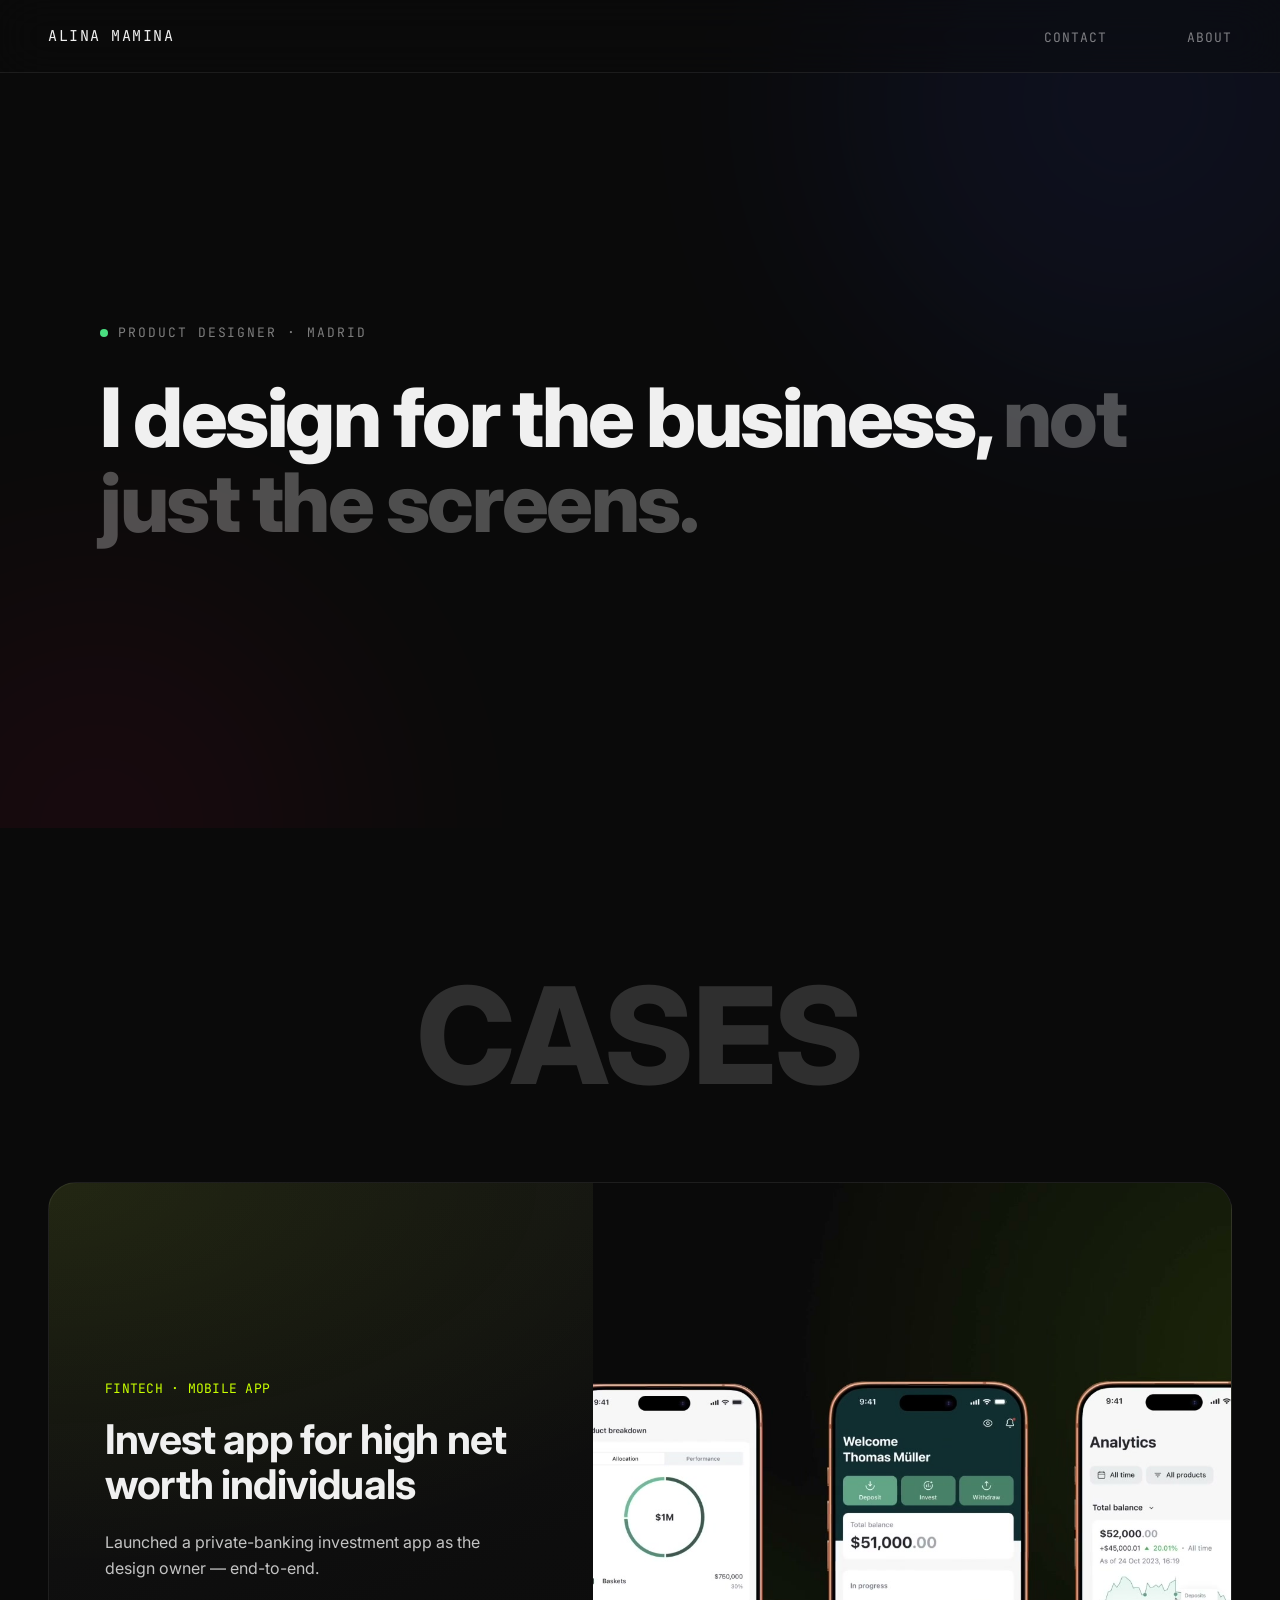
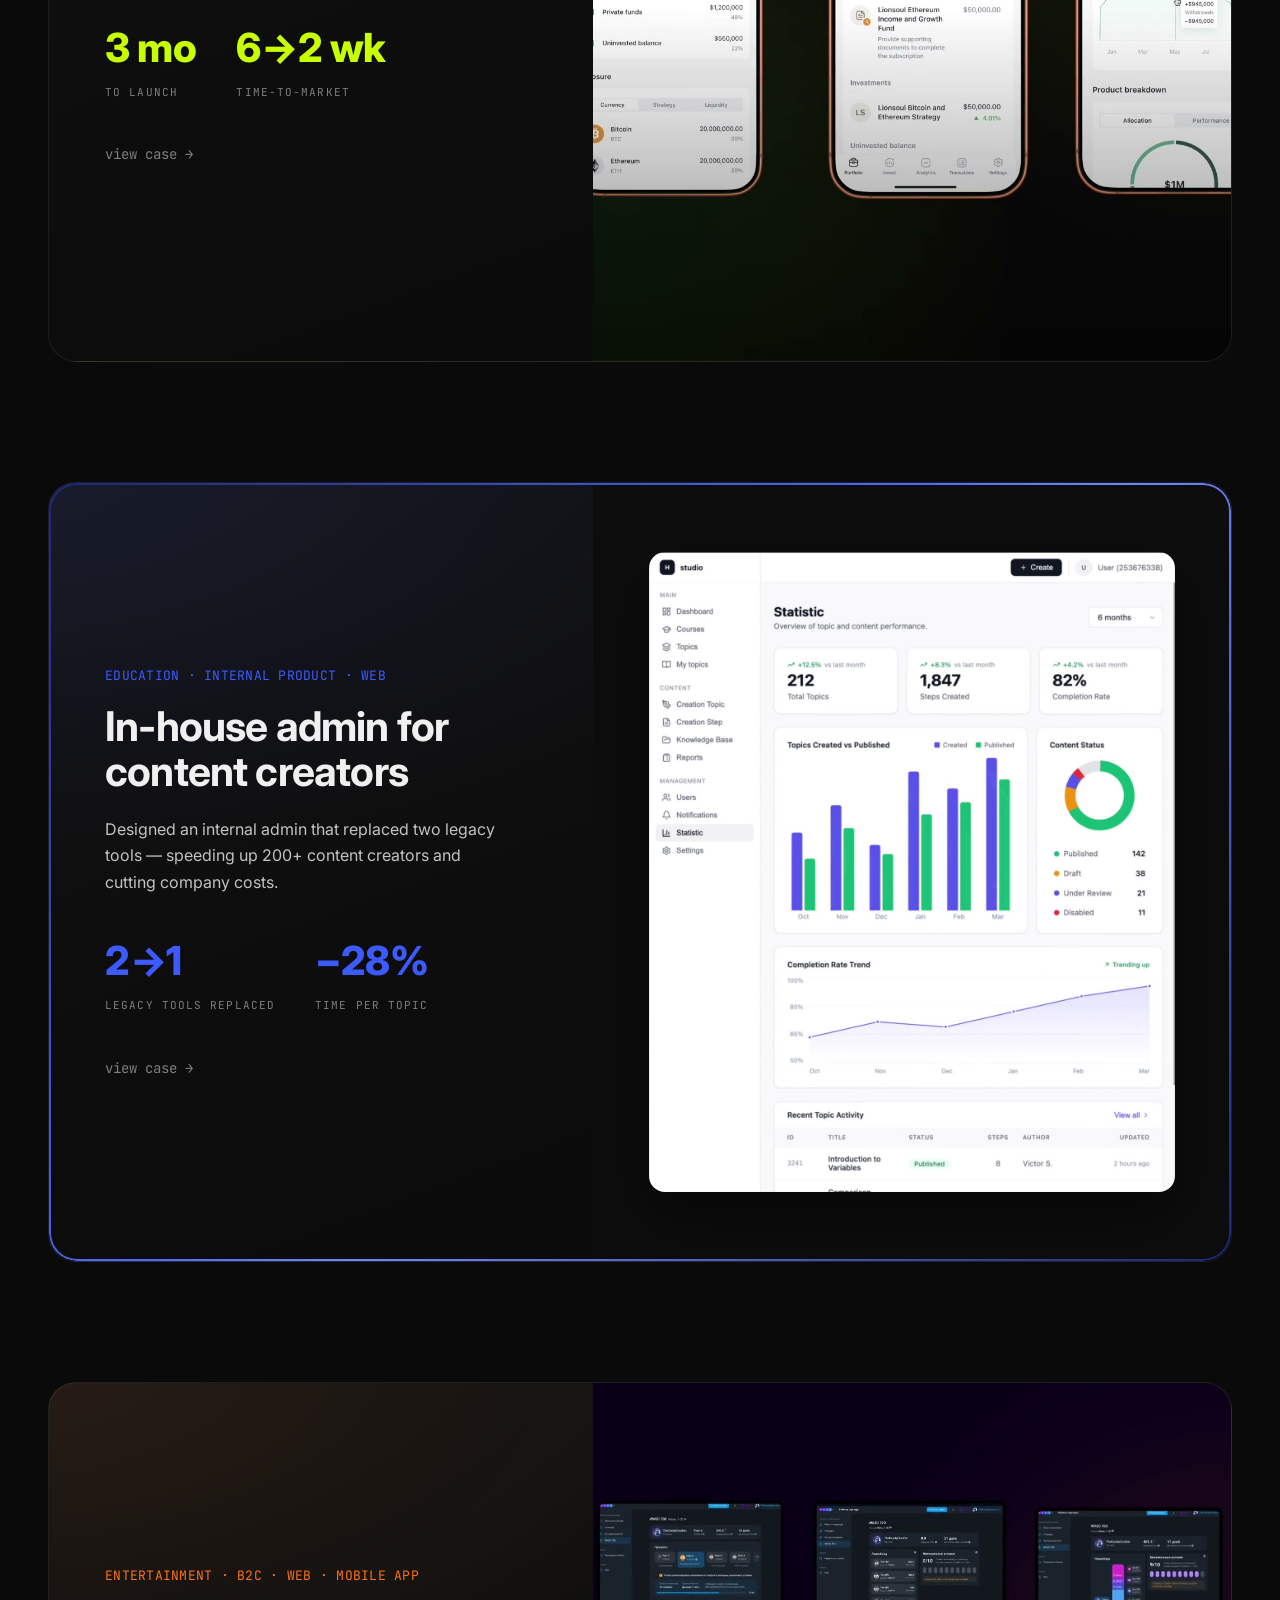
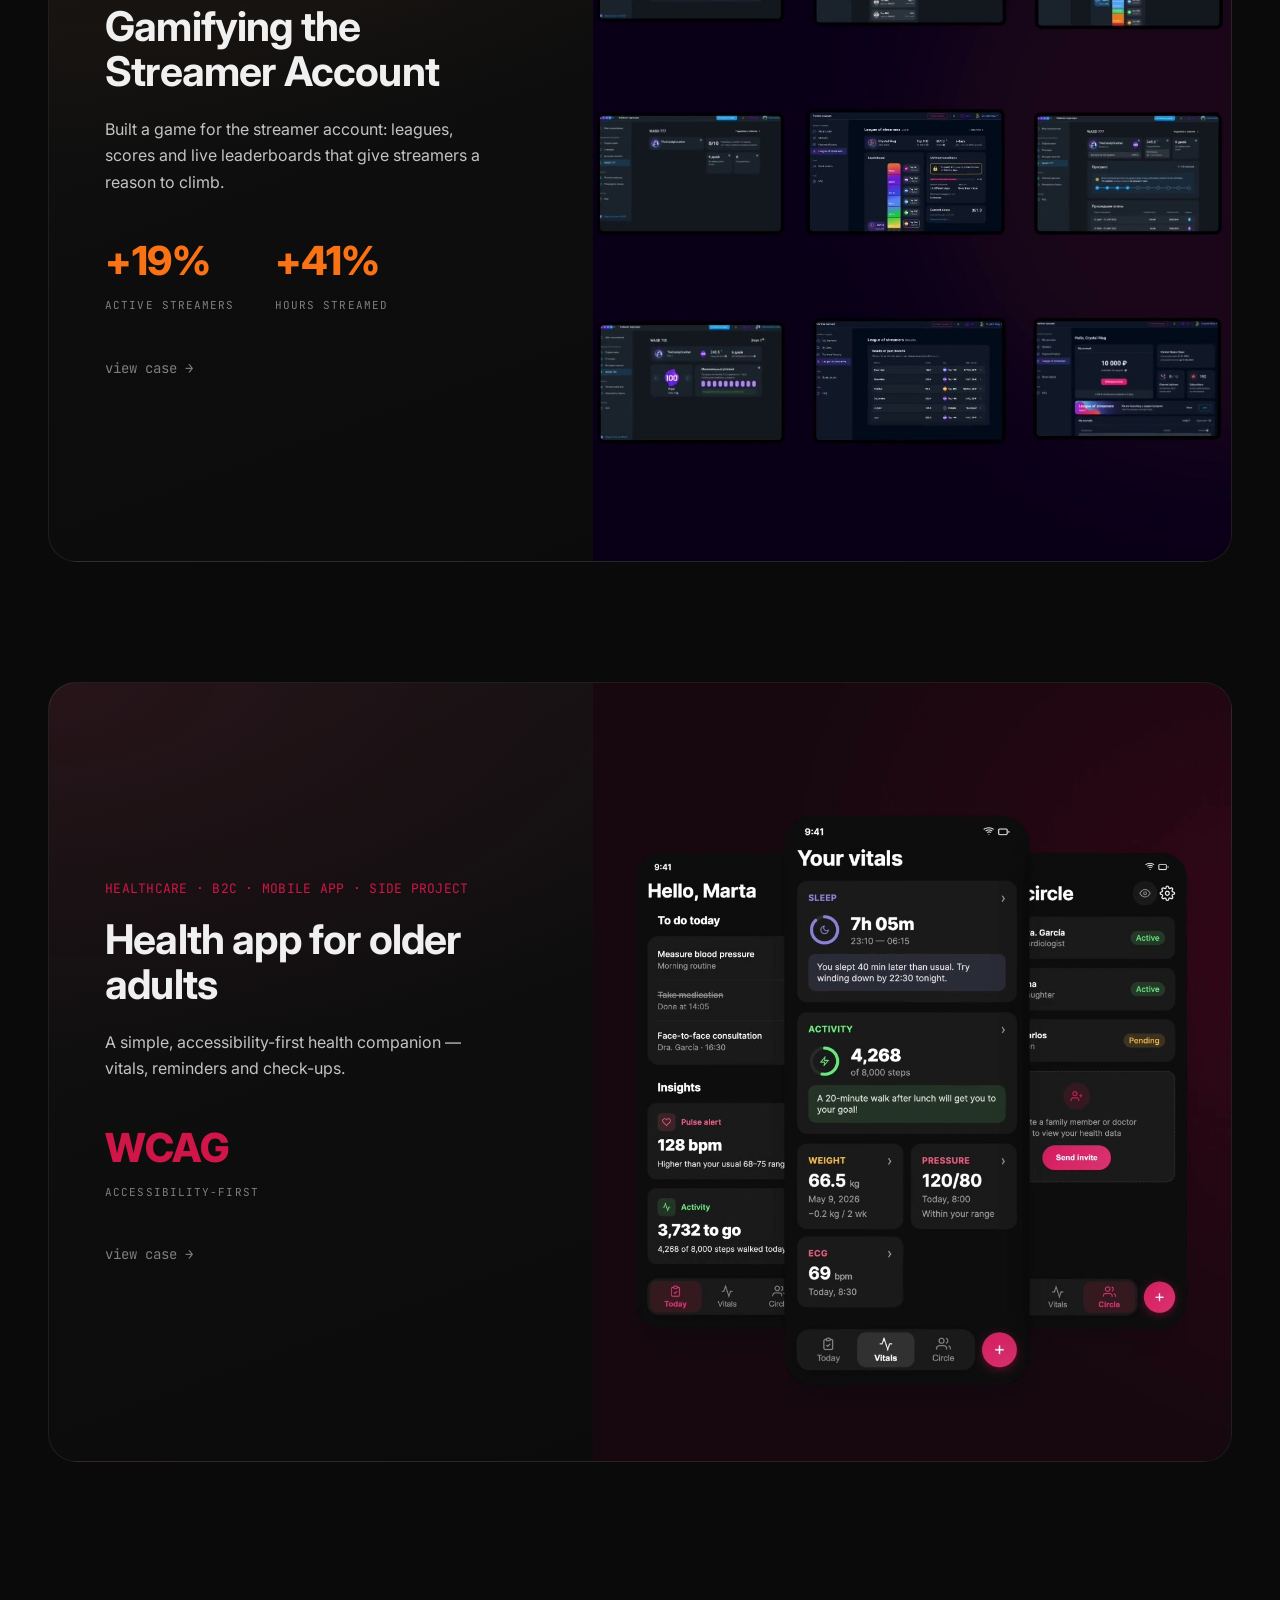
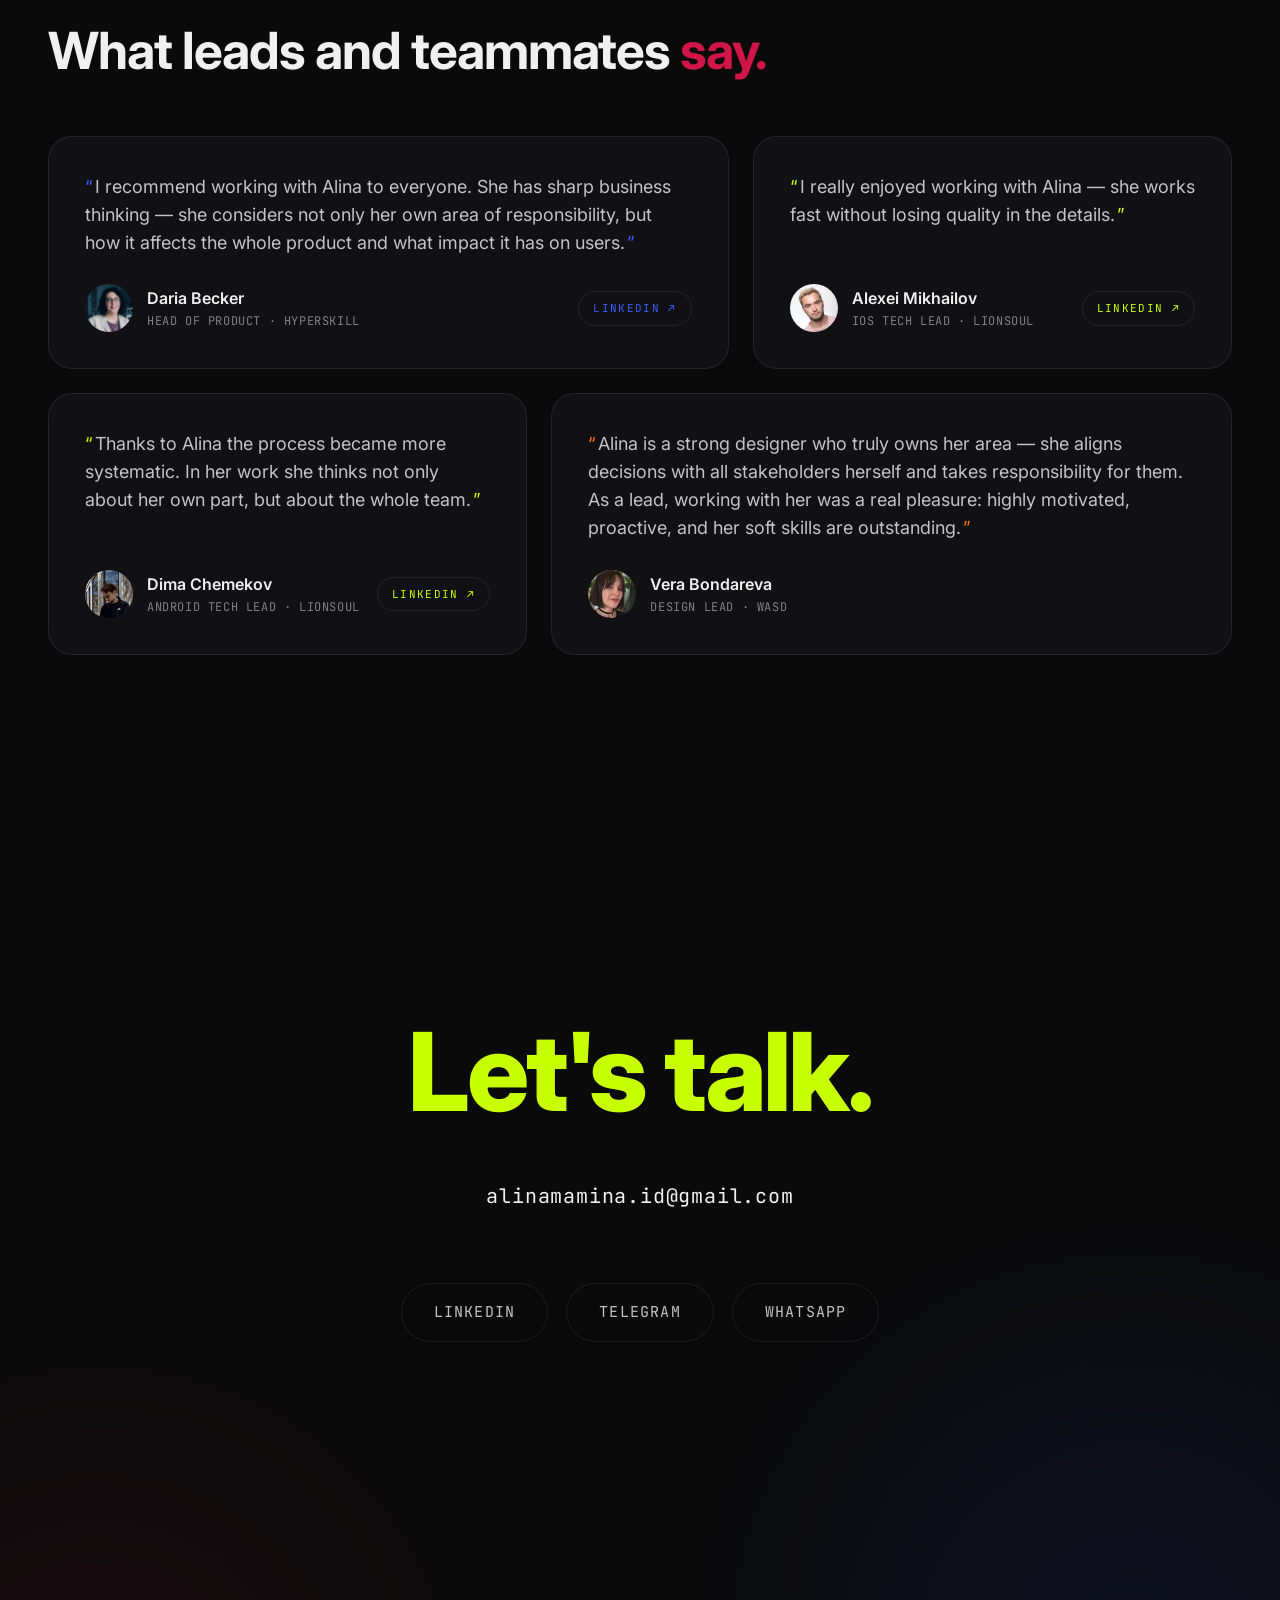
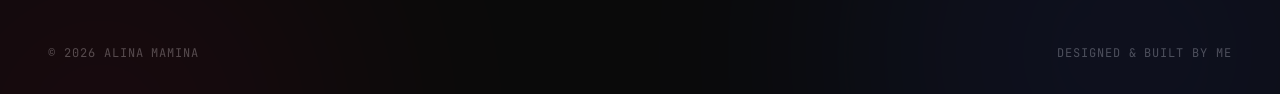
<file: index.html>
<!doctype html>
<html lang="en">
<head>
<meta charset="utf-8">
<meta name="viewport" content="width=device-width,initial-scale=1">
<title>Alina Mamina — Product Designer</title>
<meta name="description" content="Product designer with a business mindset.">
<meta name="author" content="Alina Mamina">
<meta name="theme-color" content="#0a0a0a">
<link rel="icon" type="image/svg+xml" href="assets/favicon.svg">
<meta property="og:type" content="website">
<meta property="og:title" content="Alina Mamina — Product Designer">
<meta property="og:description" content="Product designer with a business mindset.">
<meta property="og:image" content="https://alinamamina-design.github.io/portfolio/covers/og-home.png">
<meta property="og:url" content="https://alinamamina-design.github.io/portfolio/">
<meta name="twitter:card" content="summary_large_image">
<link rel="preconnect" href="https://fonts.googleapis.com">
<link rel="preconnect" href="https://fonts.gstatic.com" crossorigin>
<link href="https://fonts.googleapis.com/css2?family=Inter:wght@300;400;500;600;700;800&family=JetBrains+Mono:wght@400;500;700&display=swap" rel="stylesheet">
<style>
*, *::before, *::after { box-sizing: border-box; margin: 0; padding: 0; }
:root{
  --bg:#0a0a0a; --surface:#111113; --border:rgba(255,255,255,0.08);
  --text:#f0f0f0; --text-80:rgba(240,240,240,0.8); --text-50:rgba(240,240,240,0.5); --text-30:rgba(240,240,240,0.3);
  --mono:'JetBrains Mono',monospace; --sans:'Inter',system-ui,sans-serif;
  --c-hyper:#3d5afe; --c-wasd:#f97316; --c-lion:#c8ff00; --c-health:#D01648;
}
html{scroll-behavior:smooth;overflow-x:hidden}
body{background:var(--bg);color:var(--text);font-family:var(--sans);line-height:1.5;overflow-x:hidden;-webkit-font-smoothing:antialiased}
img{display:block;max-width:100%}
video{display:block}
a{color:inherit;text-decoration:none}
.container{max-width:1280px;margin:0 auto;padding:0 48px}

/* ── Nav ── */
.nav{position:fixed;top:0;left:0;right:0;z-index:100;display:flex;align-items:center;justify-content:space-between;
  padding:24px 48px;background:rgba(10,10,10,0.4);backdrop-filter:blur(24px);-webkit-backdrop-filter:blur(24px);border-bottom:1px solid var(--border)}
.nav-logo{font-family:var(--mono);font-size:15px;letter-spacing:.1em;text-transform:uppercase;color:var(--text)}
.nav-links{display:flex;gap:80px;list-style:none}
.nav-links a{font-family:var(--mono);font-size:13px;letter-spacing:.08em;text-transform:uppercase;color:var(--text-50);transition:color .2s}
.nav-links a:hover{color:var(--text)}
.nav-burger{display:none;background:transparent;border:0;cursor:pointer;width:32px;height:32px;padding:0;position:relative;z-index:101}
.nav-burger span{display:block;position:absolute;left:6px;right:6px;height:1.5px;background:var(--text);border-radius:1px;transition:transform .25s,opacity .2s,top .25s}
.nav-burger span:nth-child(1){top:10px}
.nav-burger span:nth-child(2){top:15px}
.nav-burger span:nth-child(3){top:20px}
body.menu-open .nav-burger span:nth-child(1){top:15px;transform:rotate(45deg)}
body.menu-open .nav-burger span:nth-child(2){opacity:0}
body.menu-open .nav-burger span:nth-child(3){top:15px;transform:rotate(-45deg)}

/* ── Section label ── */
.section-label{font-family:var(--mono);font-size:11px;letter-spacing:.15em;text-transform:uppercase;color:var(--text-50);margin-bottom:16px;display:flex;align-items:center;gap:8px}
.section-label::before{content:'//';color:var(--text-30)}

/* ── Hero ── */
.hero{min-height:92vh;display:flex;flex-direction:column;justify-content:center;position:relative;overflow:hidden;padding-top:80px}
.hero-glow{position:absolute;inset:0;pointer-events:none;z-index:0}
.hero-glow::before{content:'';position:absolute;top:-200px;right:-150px;width:600px;height:600px;border-radius:50%;background:var(--c-hyper);opacity:.08;filter:blur(120px)}
.hero-glow::after{content:'';position:absolute;bottom:-250px;left:-150px;width:500px;height:500px;border-radius:50%;background:var(--c-health);opacity:.07;filter:blur(120px)}
.hero-inner{position:relative;z-index:2}
.hero-kicker{font-family:var(--mono);font-size:13px;letter-spacing:.15em;text-transform:uppercase;color:var(--text-50);margin-bottom:32px;display:flex;align-items:center;gap:10px}
.hero-kicker .dot{width:8px;height:8px;border-radius:50%;background:#4ade80;display:inline-block;animation:pulse 2s infinite}
@keyframes pulse{0%,100%{opacity:1}50%{opacity:.4}}
.hero-title{font-size:clamp(44px,6.4vw,92px);font-weight:800;letter-spacing:-0.03em;line-height:1.04;max-width:1080px;margin-bottom:40px}
.hero-title .dim{color:var(--text-30)}
.hero-sub{font-size:19px;line-height:1.65;color:var(--text-80);max-width:560px;margin-bottom:56px}
.hero-row{display:flex;align-items:center;gap:40px;flex-wrap:wrap}
.hero-btn{font-family:var(--mono);font-size:14px;letter-spacing:.08em;text-transform:uppercase;color:var(--bg);background:var(--text);padding:16px 32px;border-radius:100px;transition:transform .25s,opacity .25s;display:inline-block}
.hero-btn:hover{transform:translateY(-2px);opacity:.9}
.hero-link{font-family:var(--mono);font-size:14px;letter-spacing:.08em;text-transform:uppercase;color:var(--text-50);transition:color .25s}
.hero-link:hover{color:var(--text)}


/* ── Section heading ── */
.work{padding:140px 0 60px}
.work-head{display:flex;justify-content:center;margin-bottom:80px}
.ghost-title{font-size:clamp(64px,10.5vw,170px);font-weight:800;letter-spacing:-0.01em;line-height:1;text-transform:uppercase;white-space:nowrap;user-select:none;color:rgba(240,240,240,0.16)}

/* ── Case card (generalized from WASD card) ── */
.cases{display:flex;flex-direction:column;gap:120px}
.case{position:relative;display:grid;grid-template-columns:.92fr 1.08fr;height:780px;
  background:radial-gradient(120% 90% at 0% 0%, var(--glow), transparent 55%),linear-gradient(160deg,#141414 0%,#0d0d0d 45%,#0a0a0a 100%);
  border:1px solid var(--border);border-radius:28px;overflow:hidden;transform:translateZ(0);transition:box-shadow .35s ease}
.case::after{content:'';position:absolute;top:-120px;right:-100px;width:460px;height:460px;border-radius:50%;background:var(--c);opacity:.10;filter:blur(120px);pointer-events:none;z-index:0;transition:opacity .35s}
.case-text{position:relative;z-index:2;padding:56px;display:flex;flex-direction:column;justify-content:center}
.case .tag{font-family:var(--mono);font-size:13px;color:var(--c);letter-spacing:.02em;display:block;margin-bottom:18px}
.case .title{font-weight:700;letter-spacing:-0.02em;line-height:1.1;font-size:clamp(32px,3.2vw,46px)}
.case .desc{color:var(--text-80);line-height:1.65;margin-top:22px;max-width:92%}
.case .stats{display:flex;gap:40px;margin-top:36px}
.case .stat-num{font-size:40px;font-weight:800;color:var(--c);letter-spacing:-0.01em}
.case .stat-lbl{font-family:var(--mono);font-size:11px;letter-spacing:.1em;text-transform:uppercase;color:var(--text-50);margin-top:6px}
.case .cta{font-family:var(--mono);font-size:14px;color:var(--text-50);margin-top:44px;display:inline-flex;align-items:center;gap:8px;transition:color .25s}
.case .cta .arrow{transition:transform .3s ease}

.case-media{position:relative;z-index:1;overflow:hidden;display:flex;align-items:center;justify-content:center;background:var(--media)}
/* fill media (video / wide screenshot) */
.case-media.cover video,.case-media.cover img{width:100%;height:100%;object-fit:cover}
.case-media.hover-rev{position:relative}
.case-media.hover-rev video{position:absolute;inset:0;transition:opacity .15s linear}
.case-media.hover-rev .v-rev{opacity:0}
.case-media.hover-rev.is-rev .v-fwd{opacity:0}
.case-media.hover-rev.is-rev .v-rev{opacity:1}
/* framed media (floating UI with padding + rounded corners) */
.case-media.framed{padding:56px;position:relative;z-index:1;background:#0d0d0d}
.case-media.framed video,.case-media.framed img{width:auto;height:auto;max-width:100%;max-height:100%;object-fit:contain;border-radius:16px;box-shadow:0 24px 60px rgba(0,0,0,.5)}
/* device media (portrait phone) */
.case-media.device{align-items:flex-end}
.case-media.device::before{content:'';position:absolute;inset:0;background:radial-gradient(75% 75% at 50% 25%, var(--glow2,rgba(255,255,255,.10)), transparent 70%)}
.case-media.device img{position:relative;z-index:2;width:58%;transform:translateY(8%);filter:drop-shadow(0 26px 56px rgba(0,0,0,.5))}

.case.gborder::before{content:'';position:absolute;inset:0;border-radius:28px;padding:2px;
  background:linear-gradient(135deg,#1b277a 0%,#4f6bff 45%,#6f86ff 55%,#1b277a 100%);
  -webkit-mask:linear-gradient(#000 0 0) content-box,linear-gradient(#000 0 0);
  -webkit-mask-composite:xor;mask-composite:exclude;pointer-events:none;z-index:4}
.case:hover{box-shadow:0 0 0 1px var(--c)}
.case:hover::after{opacity:.20}
.case:hover .cta{color:var(--c)}
.case:hover .cta .arrow{transform:translateX(5px)}

/* ── Testimonials ── */
.quotes{padding:100px 0 60px}
.quotes-head{margin-bottom:56px}
.quotes-title{font-size:clamp(32px,4vw,52px);font-weight:700;letter-spacing:-0.02em;line-height:1.12}
.quotes-title .hl{color:var(--c-health)}
.tgrid{display:grid;grid-template-columns:repeat(12,1fr);gap:24px}
.tcard{background:var(--surface);border:1px solid var(--border);border-radius:24px;padding:36px;display:flex;flex-direction:column;grid-column:span 6}
.tcard.t7{grid-column:span 7}
.tcard.t5{grid-column:span 5}
.tcard.wide{grid-column:1/-1}
.tquote{font-size:18px;line-height:1.55;color:var(--text-80);margin-bottom:28px;flex:1}
.tquote::before{content:'“';color:var(--accent,var(--c-wasd));margin-right:2px}
.tquote::after{content:'”';color:var(--accent,var(--c-wasd));margin-left:2px}
.tauthor{display:flex;align-items:center;gap:14px}
.tphoto{width:48px;height:48px;border-radius:50%;object-fit:cover;flex-shrink:0}
.tinfo{flex:1}
.tname{font-size:16px;font-weight:600}
.trole{font-family:var(--mono);font-size:12px;letter-spacing:.05em;text-transform:uppercase;color:var(--text-50);margin-top:2px}
.tlink{font-family:var(--mono);font-size:11px;letter-spacing:.12em;text-transform:uppercase;color:var(--accent,var(--c-wasd));border:1px solid var(--border);padding:8px 14px;border-radius:100px;transition:border-color .2s}
.tlink:hover{border-color:var(--accent,var(--c-wasd))}

/* ── Contact / footer ── */
.page-end{position:relative;overflow:hidden}
.page-end::before{content:'';position:absolute;bottom:-260px;right:-150px;width:600px;height:600px;border-radius:50%;background:var(--c-hyper);opacity:.08;filter:blur(120px);pointer-events:none}
.page-end::after{content:'';position:absolute;bottom:-280px;left:-150px;width:500px;height:500px;border-radius:50%;background:var(--c-health);opacity:.07;filter:blur(120px);pointer-events:none}
.contact{padding:300px 0 270px;position:relative;text-align:center}
.contact-inner{position:relative;z-index:2}
.contact .section-label{justify-content:center}
.contact-title{font-size:clamp(52px,8.5vw,120px);font-weight:800;letter-spacing:-0.03em;line-height:1.05;margin-bottom:52px;color:var(--c-lion)}
.contact-sub{font-size:18px;color:var(--text-80);max-width:520px;margin:0 auto 44px}
.contact-email{font-family:var(--mono);font-size:clamp(15px,1.8vw,20px);letter-spacing:.04em;color:var(--text);transition:color .25s}
.contact-email:hover{color:var(--c-lion)}
.socials{display:flex;justify-content:center;gap:18px;flex-wrap:wrap;margin-top:72px}
.social-btn{font-family:var(--mono);font-size:15px;letter-spacing:.08em;text-transform:uppercase;color:var(--text-80);border:1px solid var(--border);padding:17px 32px;border-radius:100px;transition:color .25s,border-color .25s,transform .25s}
.social-btn:hover{color:var(--sc,var(--c-lion));border-color:var(--sc,var(--c-lion));transform:translateY(-2px)}
.footer{padding:32px 48px;display:flex;justify-content:space-between;align-items:center}
.footer span{font-family:var(--mono);font-size:12px;letter-spacing:.08em;text-transform:uppercase;color:var(--text-30)}

/* ── Reveal ── */
.reveal{opacity:1;transform:none}
html.js .reveal{opacity:0;transform:translateY(16px);transition:opacity .7s ease,transform .7s ease}
html.js .reveal.visible{opacity:1;transform:none}
@media (prefers-reduced-motion:reduce){*,*::before,*::after{animation-duration:.001ms!important;animation-iteration-count:1!important;transition-duration:.001ms!important;scroll-behavior:auto!important}}

/* ── Responsive ── */
@media (max-width:1000px){
  .nav{flex-wrap:wrap}
  .nav-burger{display:block}
  .nav-links{position:static;flex-basis:100%;min-width:100%;flex-direction:column;gap:0;max-height:0;overflow:hidden;opacity:0;pointer-events:none;transition:max-height .3s ease,opacity .25s ease,padding .3s ease}
  .nav-links a{display:block;font-family:var(--sans);font-size:44px;font-weight:800;letter-spacing:-0.03em;line-height:1.1;text-transform:none;color:#fff;padding:16px 0}
  body.menu-open .nav-links{max-height:80vh;opacity:1;pointer-events:auto;padding:8px 0 16px}
  .case{grid-template-columns:1fr;height:auto}
  .case .cta{display:none}
  .case-media{min-height:300px}
  .case-media.device img{width:46%}
  .tgrid{grid-template-columns:1fr}
  .tcard,.tcard.t7,.tcard.t5{grid-column:auto}
}
@media (max-width:700px){
  .container{padding:0 24px}
  .nav{padding:16px 24px}
  .hero{min-height:88vh;justify-content:flex-start;padding:104px 0 56px}
  .hero-title{font-size:clamp(46px,14vw,68px);margin-bottom:0}
  .work{padding:96px 0 40px}
  .case-text{padding:36px}
  .case .desc{max-width:100%}
  .case .stats{gap:28px}
  .case-media.device img{width:60%}
  .case-media.framed{padding:24px}
  .tcard{padding:28px}
  .contact{padding:90px 0 70px}
  .contact-title{margin-bottom:32px}
  .socials{margin-top:48px}
  .tauthor{flex-wrap:wrap}
  .tlink{flex-basis:100%;text-align:center;margin-top:12px}
  .footer{padding:24px;flex-direction:column;gap:8px}
}
</style>
<script>document.documentElement.classList.add('js')</script>
</head>
<body>

<nav class="nav">
  <a class="nav-logo" href="index.html">Alina Mamina</a>
  <button class="nav-burger" aria-label="Open menu" aria-expanded="false"
    onclick="document.body.classList.toggle('menu-open');this.setAttribute('aria-expanded',document.body.classList.contains('menu-open'));">
    <span></span><span></span><span></span>
  </button>
  <ul class="nav-links">
    <li><a href="#contact">Contact</a></li>
    <li><a href="about.html">About</a></li>
  </ul>
</nav>

<!-- ── Hero ── -->
<header class="hero">
  <div class="hero-glow"></div>
  <div class="container hero-inner">
    <p class="hero-kicker"><span class="dot"></span>Product Designer · Madrid</p>
    <h1 class="hero-title">I design for the business, <span class="dim">not just the screens.</span></h1>
  </div>
</header>

<!-- ── Work ── -->
<section class="work" id="work">
  <div class="container">
    <div class="work-head reveal"><h2 class="ghost-title">Cases</h2></div>
    <div class="cases">

      <!-- Lionsoul -->
      <a class="case reveal" href="lionsoul/"
         style="--c:var(--c-lion);--glow:rgba(200,255,0,0.08);--media:#0e3b34;--glow2:rgba(200,255,0,0.10)">
        <div class="case-text">
          <span class="tag">FINTECH · MOBILE APP</span>
          <h2 class="title">Invest app for high net worth individuals</h2>
          <p class="desc">Launched a private-banking investment app as the design owner — end-to-end.</p>
          <div class="stats">
            <div><div class="stat-num">3 mo</div><div class="stat-lbl">To launch</div></div>
            <div><div class="stat-num">6→2 wk</div><div class="stat-lbl">Time-to-market</div></div>
          </div>
          <span class="cta">view case <span class="arrow">→</span></span>
        </div>
        <div class="case-media cover">
          <video class="hover-play" muted playsinline preload="metadata" poster="lionsoul/lion-poster.jpg?v=7">
            <source src="lionsoul/lion-clean.mp4?v=7" type="video/mp4">
          </video>
        </div>
      </a>

      <!-- Hyperstudio -->
      <a class="case gborder reveal" href="hyperstudio/"
         style="--c:var(--c-hyper);--glow:rgba(61,90,254,0.10);--media:#0d0d0d">
        <div class="case-text">
          <span class="tag">EDUCATION · INTERNAL PRODUCT · WEB</span>
          <h2 class="title">In-house admin for content creators</h2>
          <p class="desc">Designed an internal admin that replaced two legacy tools — speeding up 200+ content creators and cutting company costs.</p>
          <div class="stats">
            <div><div class="stat-num">2→1</div><div class="stat-lbl">Legacy tools replaced</div></div>
            <div><div class="stat-num">−28%</div><div class="stat-lbl">Time per topic</div></div>
          </div>
          <span class="cta">view case <span class="arrow">→</span></span>
        </div>
        <div class="case-media framed">
          <video class="hover-play" muted playsinline preload="metadata" poster="hyperstudio/hyper-poster.jpg">
            <source src="hyperstudio/hyper-clean.webm" type="video/webm">
            <source src="hyperstudio/hyper-clean.mp4" type="video/mp4">
          </video>
        </div>
      </a>

      <!-- WASD -->
      <a class="case reveal" href="wasd/"
         style="--c:var(--c-wasd);--glow:rgba(249,115,22,0.08);--media:#140629">
        <div class="case-text">
          <span class="tag">ENTERTAINMENT · B2C · WEB · MOBILE APP</span>
          <h2 class="title">Gamifying the Streamer Account</h2>
          <p class="desc">Built a game for the streamer account: leagues, scores and live leaderboards that give streamers a reason to climb.</p>
          <div class="stats">
            <div><div class="stat-num">+19%</div><div class="stat-lbl">Active streamers</div></div>
            <div><div class="stat-num">+41%</div><div class="stat-lbl">Hours streamed</div></div>
          </div>
          <span class="cta">view case <span class="arrow">→</span></span>
        </div>
        <div class="case-media cover">
          <video class="hover-play" muted playsinline preload="metadata" poster="wasd/wasd-poster.jpg?v=4">
            <source src="wasd/wasd-clean.mp4?v=4" type="video/mp4">
          </video>
        </div>
      </a>

      <!-- Health -->
      <a class="case reveal" href="healthcare/"
         style="--c:var(--c-health);--glow:rgba(208,22,72,0.10);--media:#19090f;--glow2:rgba(208,22,72,0.16)">
        <div class="case-text">
          <span class="tag">HEALTHCARE · B2C · MOBILE APP · SIDE PROJECT</span>
          <h2 class="title">Health app for older adults</h2>
          <p class="desc">A simple, accessibility-first health companion — vitals, reminders and check-ups.</p>
          <div class="stats">
            <div><div class="stat-num">WCAG</div><div class="stat-lbl">Accessibility-first</div></div>
          </div>
          <span class="cta">view case <span class="arrow">→</span></span>
        </div>
        <div class="case-media cover">
          <video class="hover-play" muted playsinline preload="metadata" poster="healthcare/health-poster.jpg?v=2">
            <source src="healthcare/health-clean.mp4?v=2" type="video/mp4">
          </video>
        </div>
      </a>

    </div>
  </div>
</section>

<!-- ── Testimonials ── -->
<section class="quotes" id="testimonials">
  <div class="container">
    <div class="quotes-head reveal">
      <h2 class="quotes-title">What leads and teammates <span class="hl">say.</span></h2>
    </div>
    <div class="tgrid">

      <div class="tcard t7 reveal" style="--accent:var(--c-hyper)">
        <p class="tquote">I recommend working with Alina to everyone. She has sharp business thinking — she considers not only her own area of responsibility, but how it affects the whole product and what impact it has on users.</p>
        <div class="tauthor">
          <img class="tphoto" width="48" height="48" src="hyperstudio/1665241425118.jpeg" alt="Daria Becker">
          <div class="tinfo"><div class="tname">Daria Becker</div><div class="trole">Head of Product · Hyperskill</div></div>
          <a class="tlink" href="https://www.linkedin.com/in/dariabecker/" target="_blank" rel="noopener">LinkedIn ↗</a>
        </div>
      </div>

      <div class="tcard t5 reveal" style="--accent:var(--c-lion)">
        <p class="tquote">I really enjoyed working with Alina — she works fast without losing quality in the details.</p>
        <div class="tauthor">
          <img class="tphoto" width="48" height="48" src="lionsoul/images/lead-ios.jpeg" alt="Alexei Mikhailov">
          <div class="tinfo"><div class="tname">Alexei Mikhailov</div><div class="trole">iOS Tech Lead · Lionsoul</div></div>
          <a class="tlink" href="https://www.linkedin.com/in/mikhailoval/" target="_blank" rel="noopener">LinkedIn ↗</a>
        </div>
      </div>

      <div class="tcard t5 reveal" style="--accent:var(--c-lion)">
        <p class="tquote">Thanks to Alina the process became more systematic. In her work she thinks not only about her own part, but about the whole team.</p>
        <div class="tauthor">
          <img class="tphoto" width="48" height="48" src="lionsoul/images/lead-android.jpeg" alt="Dima Chemekov">
          <div class="tinfo"><div class="tname">Dima Chemekov</div><div class="trole">Android Tech Lead · Lionsoul</div></div>
          <a class="tlink" href="https://www.linkedin.com/in/d-chemekov/" target="_blank" rel="noopener">LinkedIn ↗</a>
        </div>
      </div>

      <div class="tcard t7 reveal" style="--accent:var(--c-wasd)">
        <p class="tquote">Alina is a strong designer who truly owns her area — she aligns decisions with all stakeholders herself and takes responsibility for them. As a lead, working with her was a real pleasure: highly motivated, proactive, and her soft skills are outstanding.</p>
        <div class="tauthor">
          <img class="tphoto" width="48" height="48" src="wasd/Vera.webp" alt="Vera Bondareva">
          <div class="tinfo"><div class="tname">Vera Bondareva</div><div class="trole">Design Lead · WASD</div></div>
        </div>
      </div>

    </div>
  </div>
</section>

<!-- ── Contact ── -->
<div class="page-end">
<section class="contact" id="contact">
  <div class="container contact-inner">
    <h2 class="contact-title">Let's talk.</h2>
    <a class="contact-email" href="mailto:alinamamina.id@gmail.com">alinamamina.id@gmail.com</a>
    <div class="socials">
      <a class="social-btn" style="--sc:var(--c-hyper)" href="https://www.linkedin.com/in/alina-m-id/" target="_blank" rel="noopener">LinkedIn</a>
      <a class="social-btn" style="--sc:var(--c-wasd)" href="https://t.me/alina_m_id" target="_blank" rel="noopener">Telegram</a>
      <a class="social-btn" style="--sc:var(--c-health)" href="https://wa.me/79851116008" target="_blank" rel="noopener">WhatsApp</a>
    </div>
  </div>
</section>

<footer class="footer">
  <span>© 2026 Alina Mamina</span>
  <span>Designed &amp; built by me</span>
</footer>
</div>

<script>
// Play case videos once on hover, reset on leave
document.querySelectorAll('video.hover-play').forEach(v=>{
  const card = v.closest('.case') || v;
  v.loop = false;
  v.addEventListener('ended', ()=>{ v.load(); });            // settle back to poster
  card.addEventListener('mouseenter', ()=>{ try{ v.currentTime = 0; v.play(); }catch(e){} });
  card.addEventListener('mouseleave', ()=>{ v.pause(); v.currentTime = 0; v.load(); });
});

// Loop while hovering, reset to poster on leave
document.querySelectorAll('video.hover-loop').forEach(v=>{
  const card = v.closest('.case') || v;
  card.addEventListener('mouseenter', ()=>{ v.play().catch(()=>{}); });
  card.addEventListener('mouseleave', ()=>{ v.pause(); v.currentTime = 0; v.load(); });
});

// Ping-pong (forward ↔ reverse) on hover
document.querySelectorAll('.case-media.hover-rev').forEach(m=>{
  const fwd = m.querySelector('.v-fwd'), rev = m.querySelector('.v-rev');
  const card = m.closest('.case') || m;
  let hovering = false;
  fwd.loop = false; rev.loop = false;
  function safePlay(v){
    try { v.currentTime = 0; } catch(e){}
    const p = v.play();
    if (p && p.catch) p.catch(()=>{ v.addEventListener('canplay', ()=>{ if(hovering) v.play().catch(()=>{}); }, {once:true}); });
  }
  const playFwd = ()=>{ m.classList.remove('is-rev'); safePlay(fwd); };
  const playRev = ()=>{ m.classList.add('is-rev'); safePlay(rev); };
  fwd.addEventListener('ended', ()=>{ if(hovering) playRev(); });
  rev.addEventListener('ended', ()=>{ if(hovering) playFwd(); });
  card.addEventListener('mouseenter', ()=>{ hovering = true; playRev(); });
  card.addEventListener('mouseleave', ()=>{ hovering = false; fwd.pause(); rev.pause(); m.classList.remove('is-rev'); });
  // warm up so the first hover plays instantly
  fwd.load(); rev.load();
});

const io = new IntersectionObserver((entries)=>{
  entries.forEach(e=>{ if(e.isIntersecting){ e.target.classList.add('visible'); io.unobserve(e.target);} });
},{threshold:0.12});
document.querySelectorAll('.reveal').forEach(el=>io.observe(el));

// Close mobile menu after tapping a nav link
document.querySelectorAll('.nav-links a').forEach(function(a){
  a.addEventListener('click', function(){
    document.body.classList.remove('menu-open');
    var b=document.querySelector('.nav-burger'); if(b) b.setAttribute('aria-expanded','false');
  });
});
</script>

<script src="assets/analytics.js?v=6" defer></script>
</body>
</html>
</file>
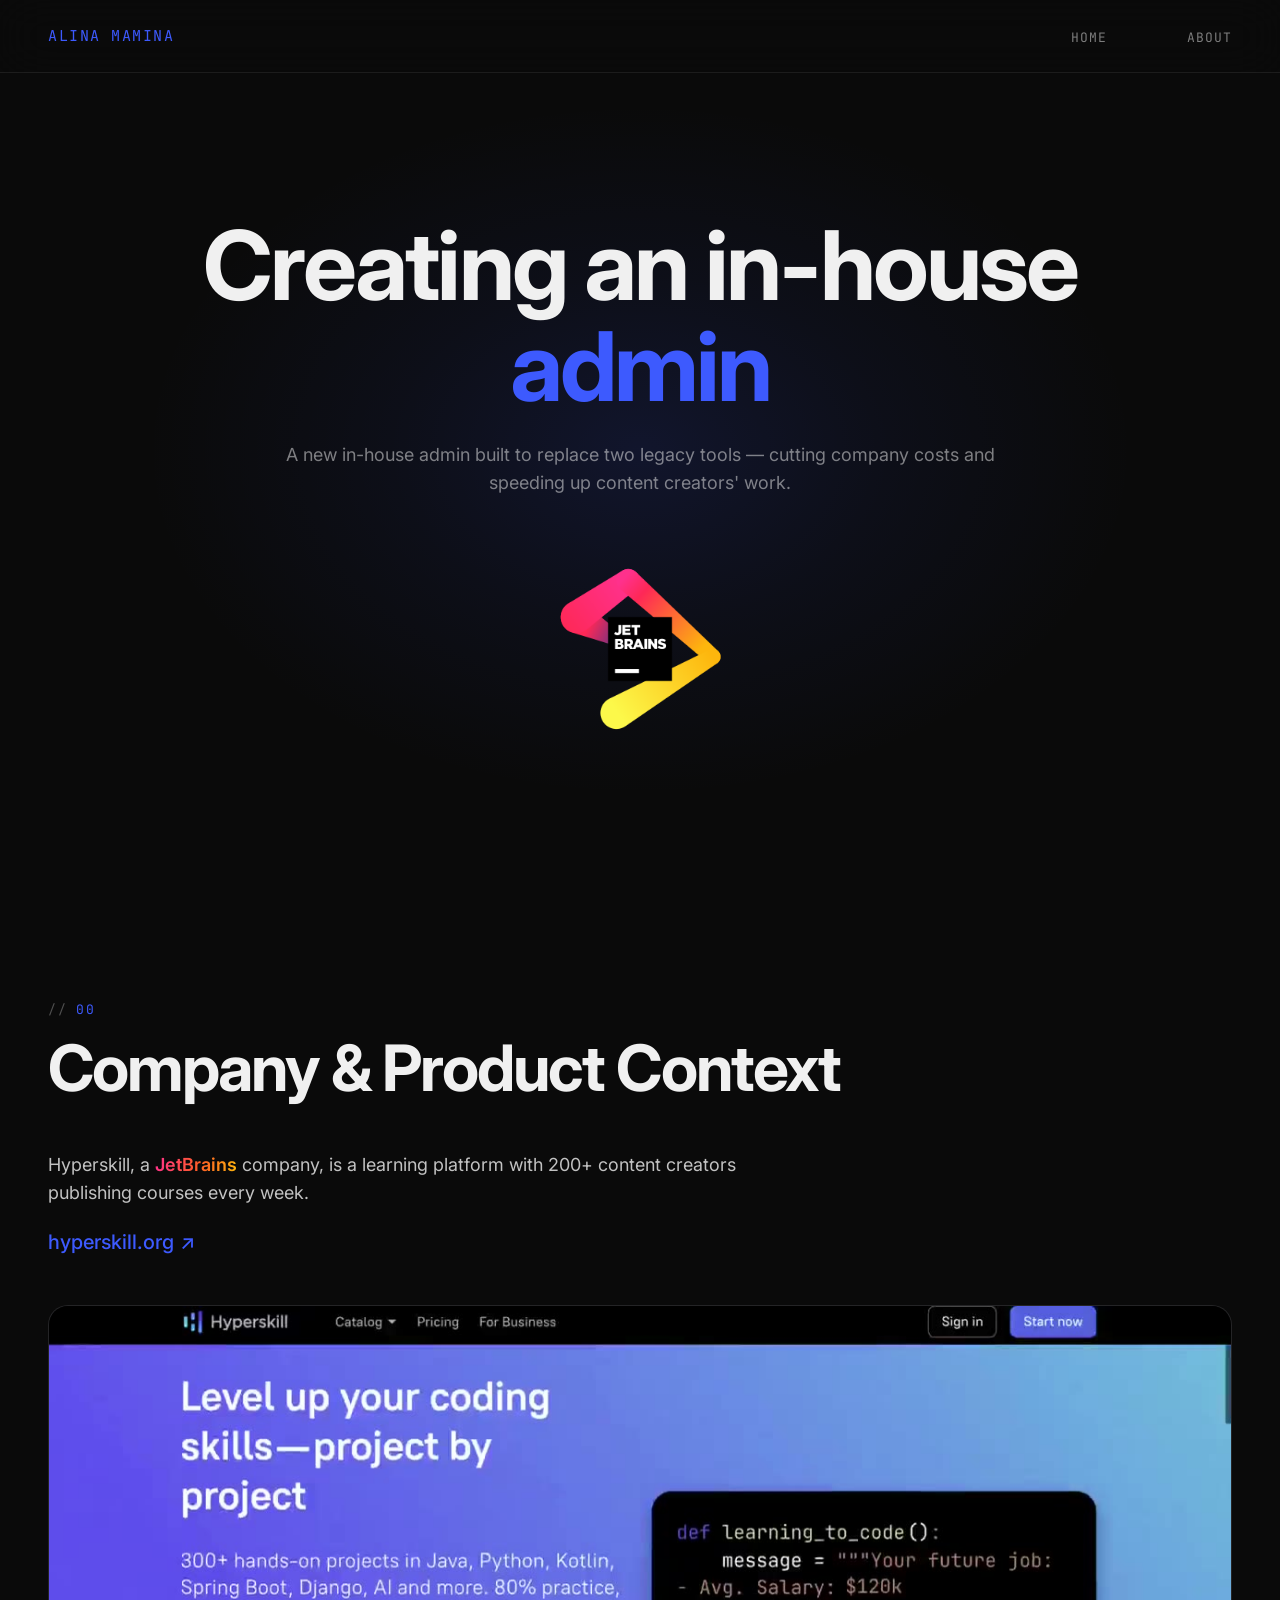
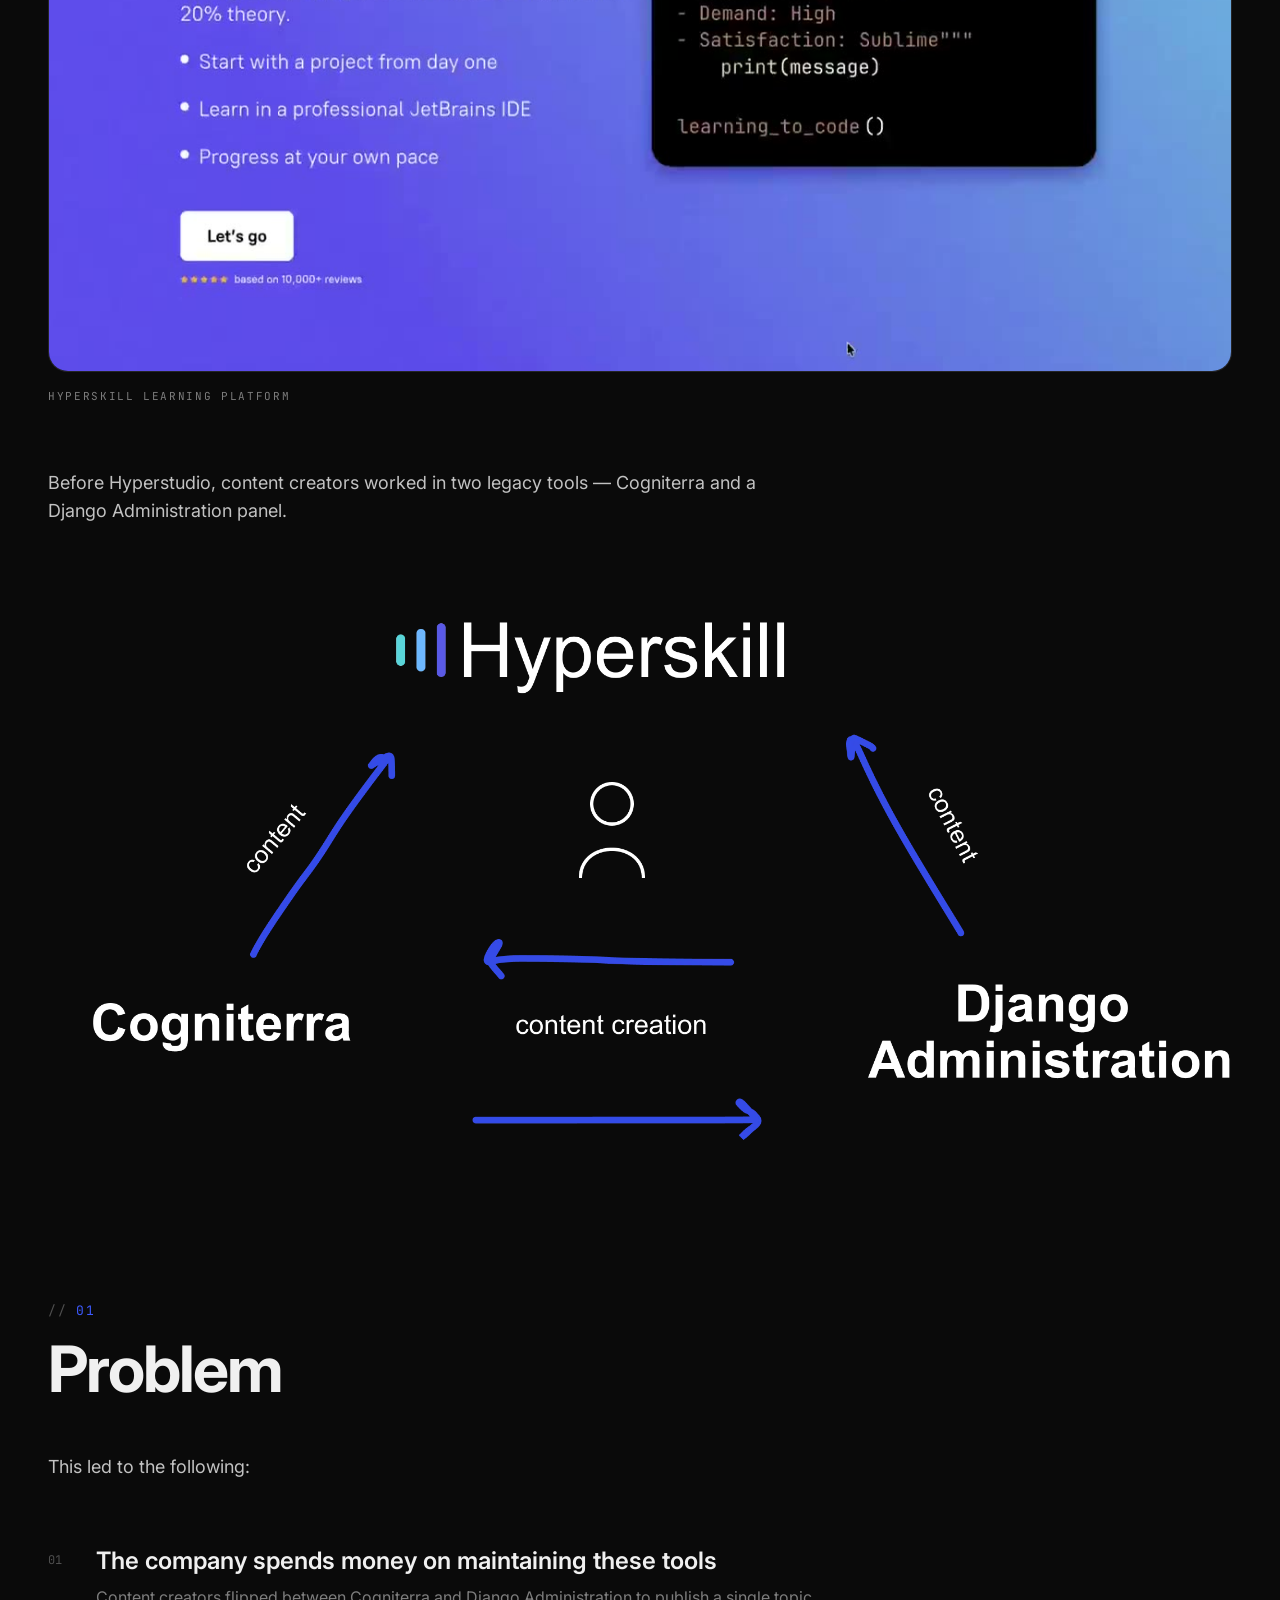
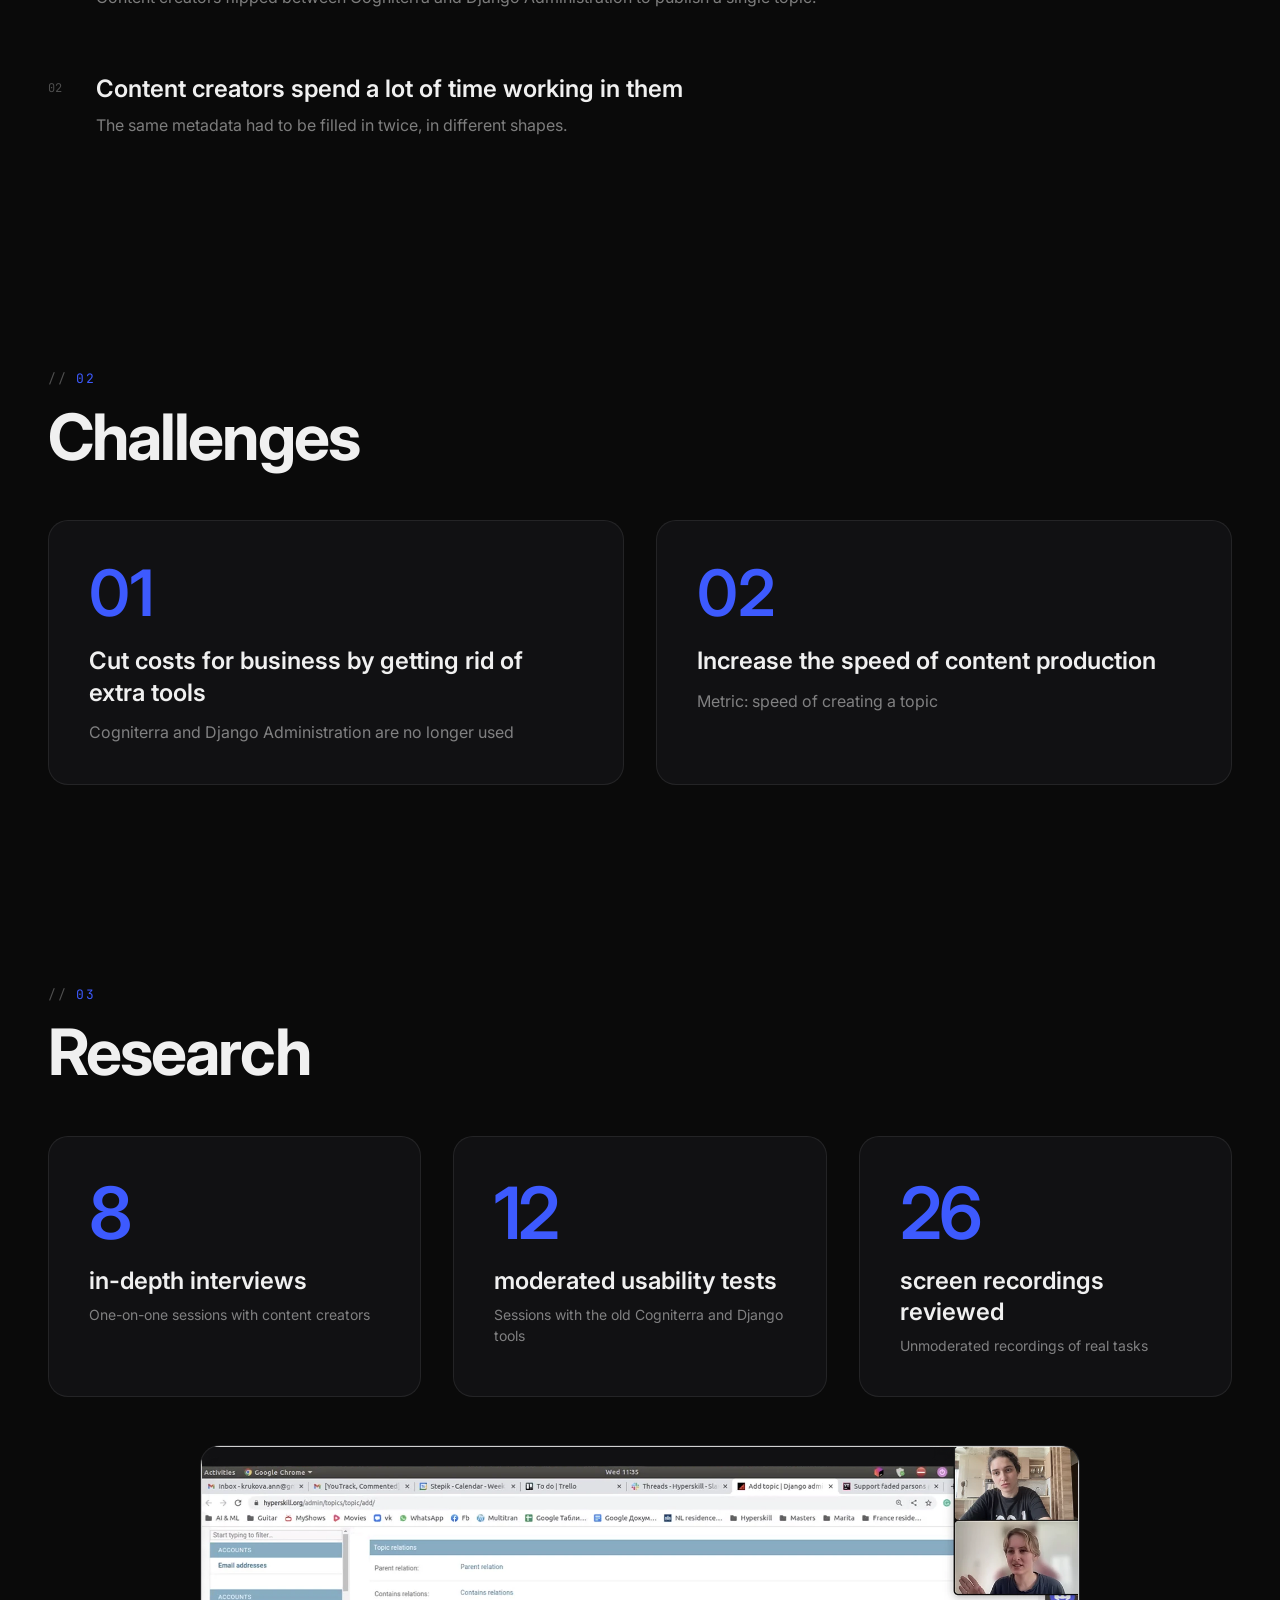
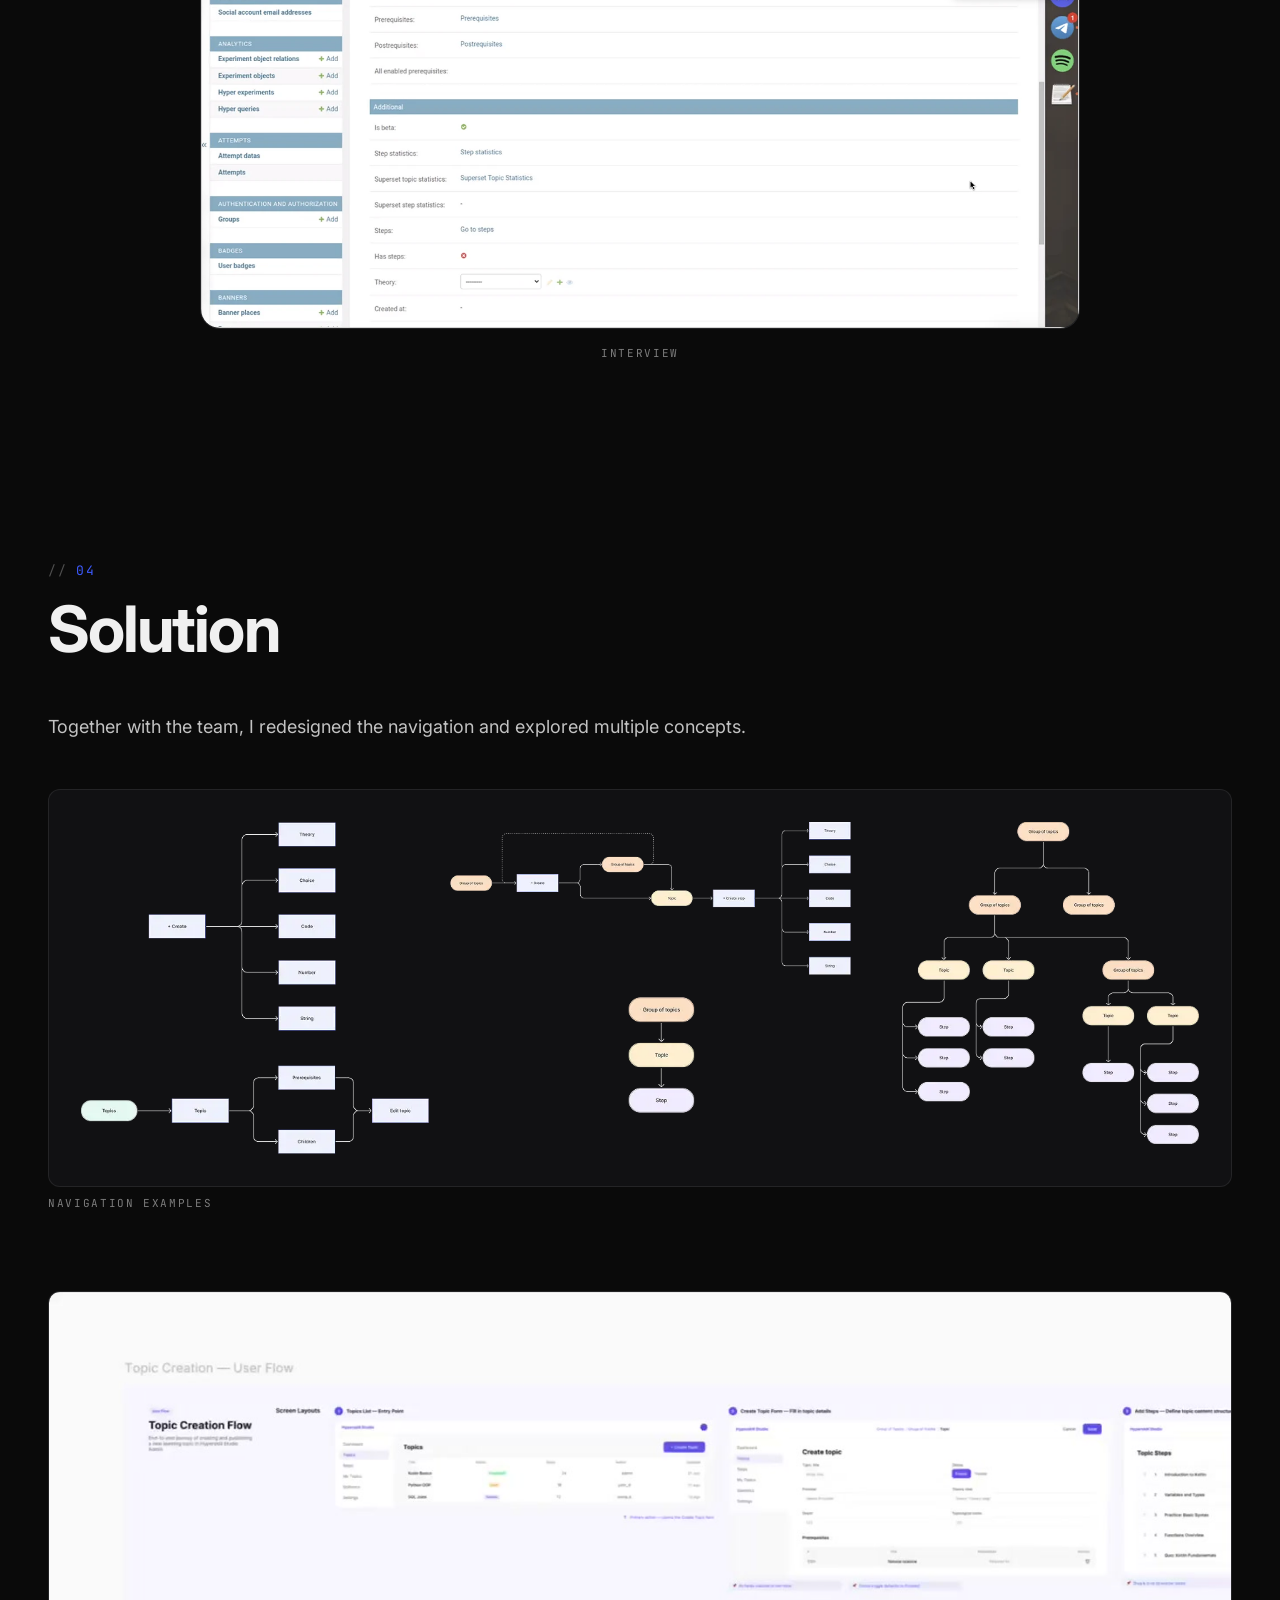
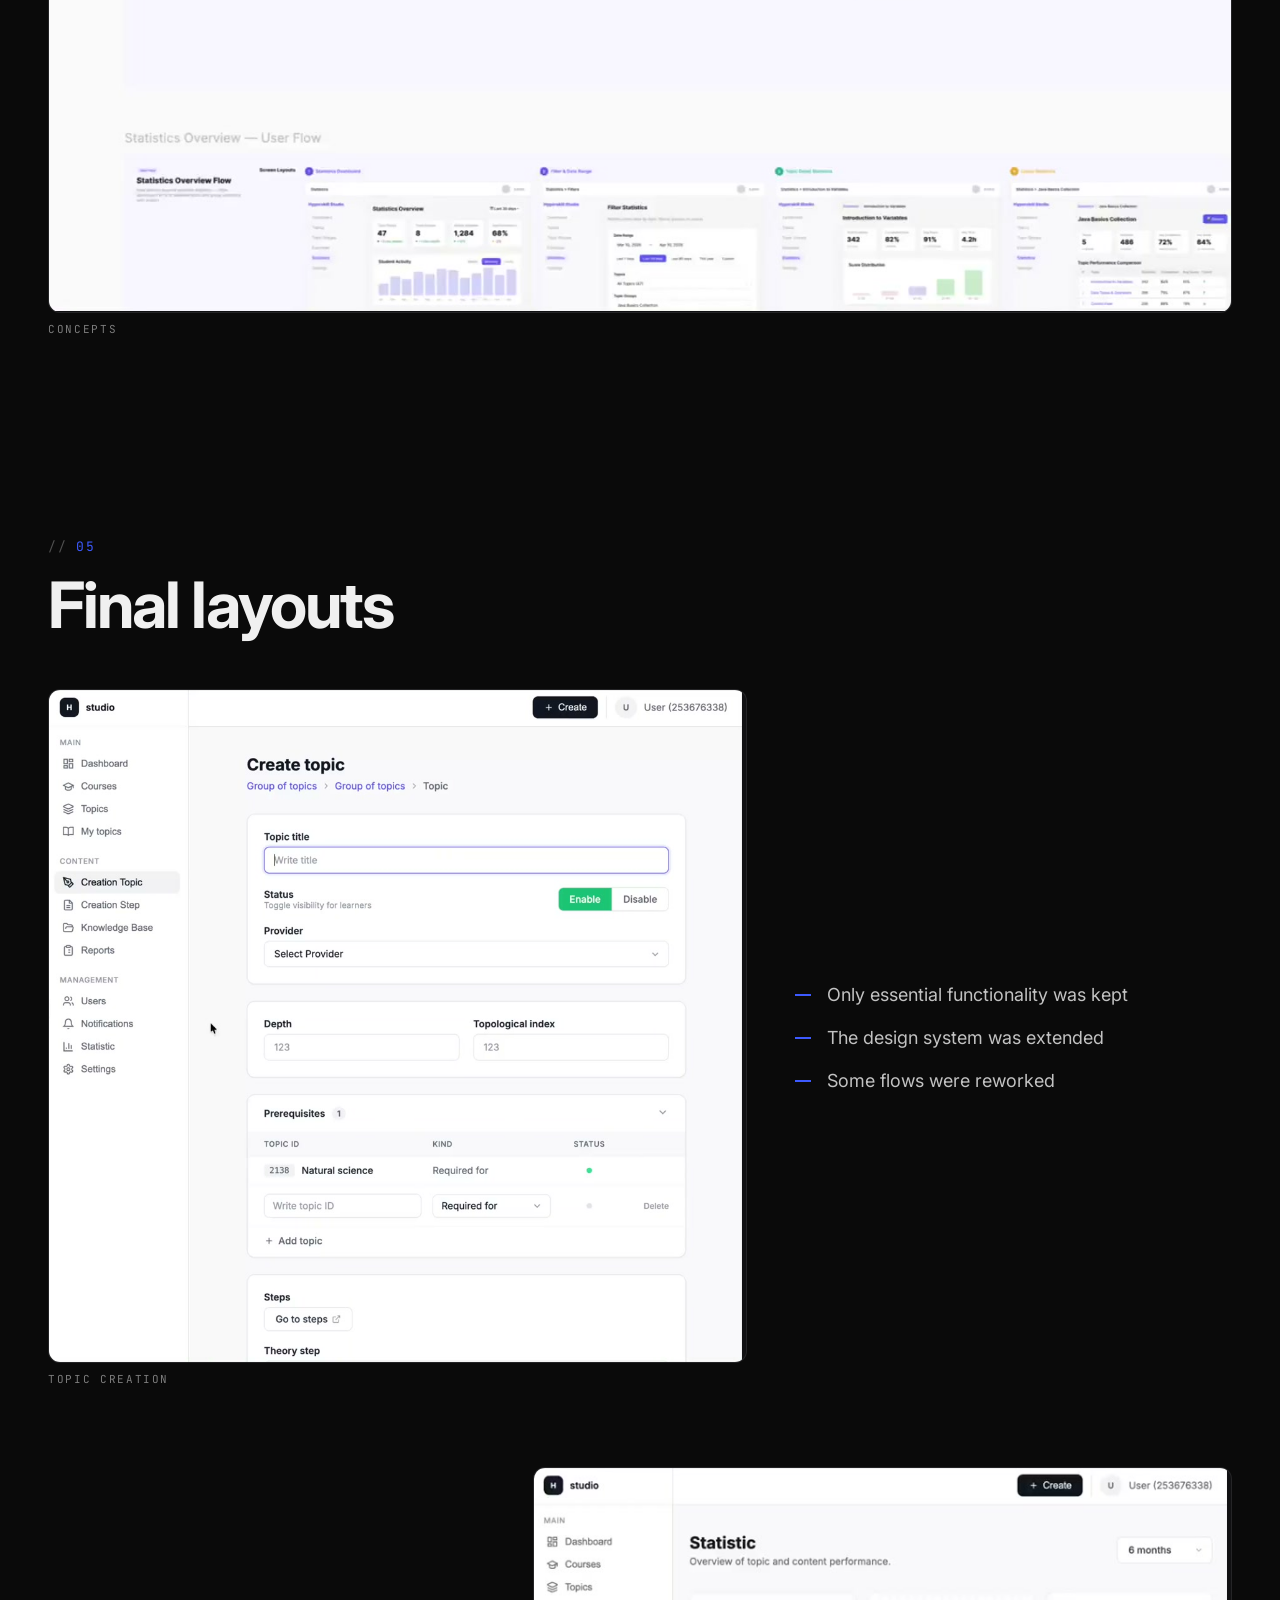
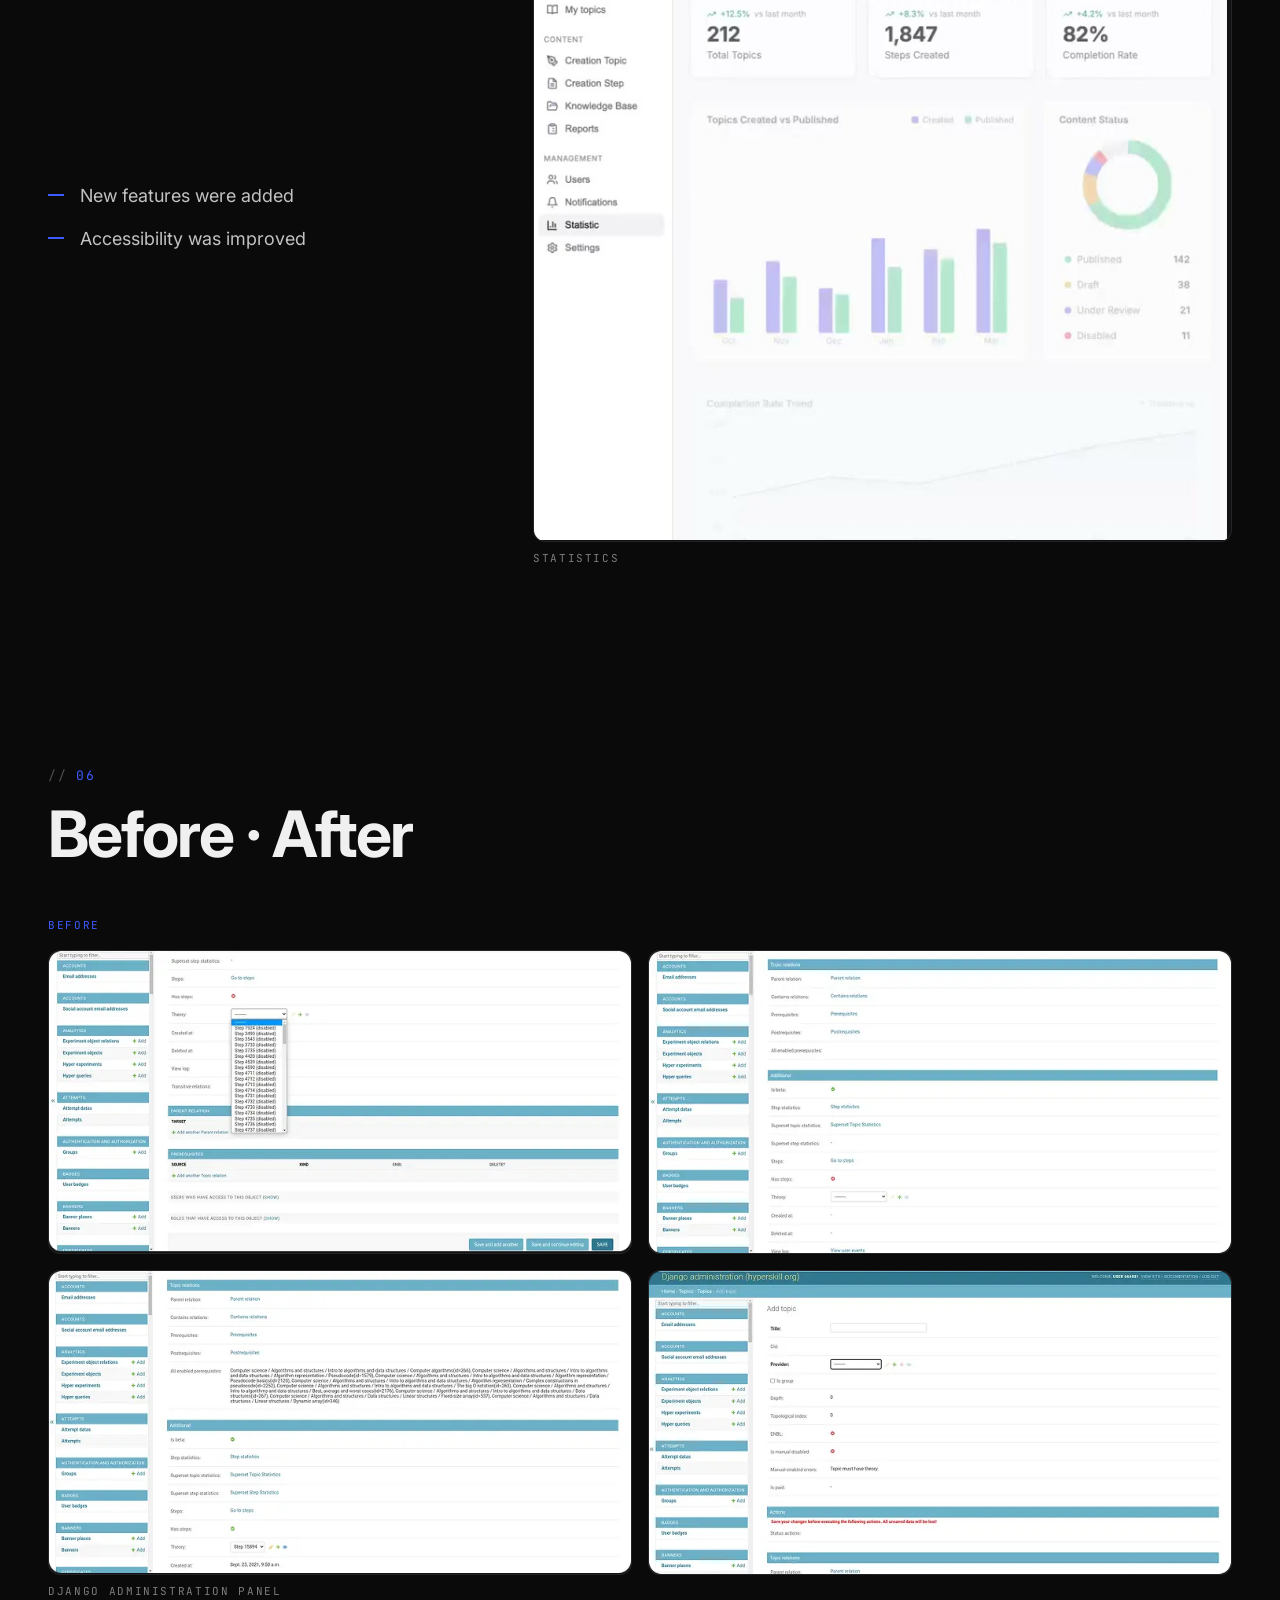
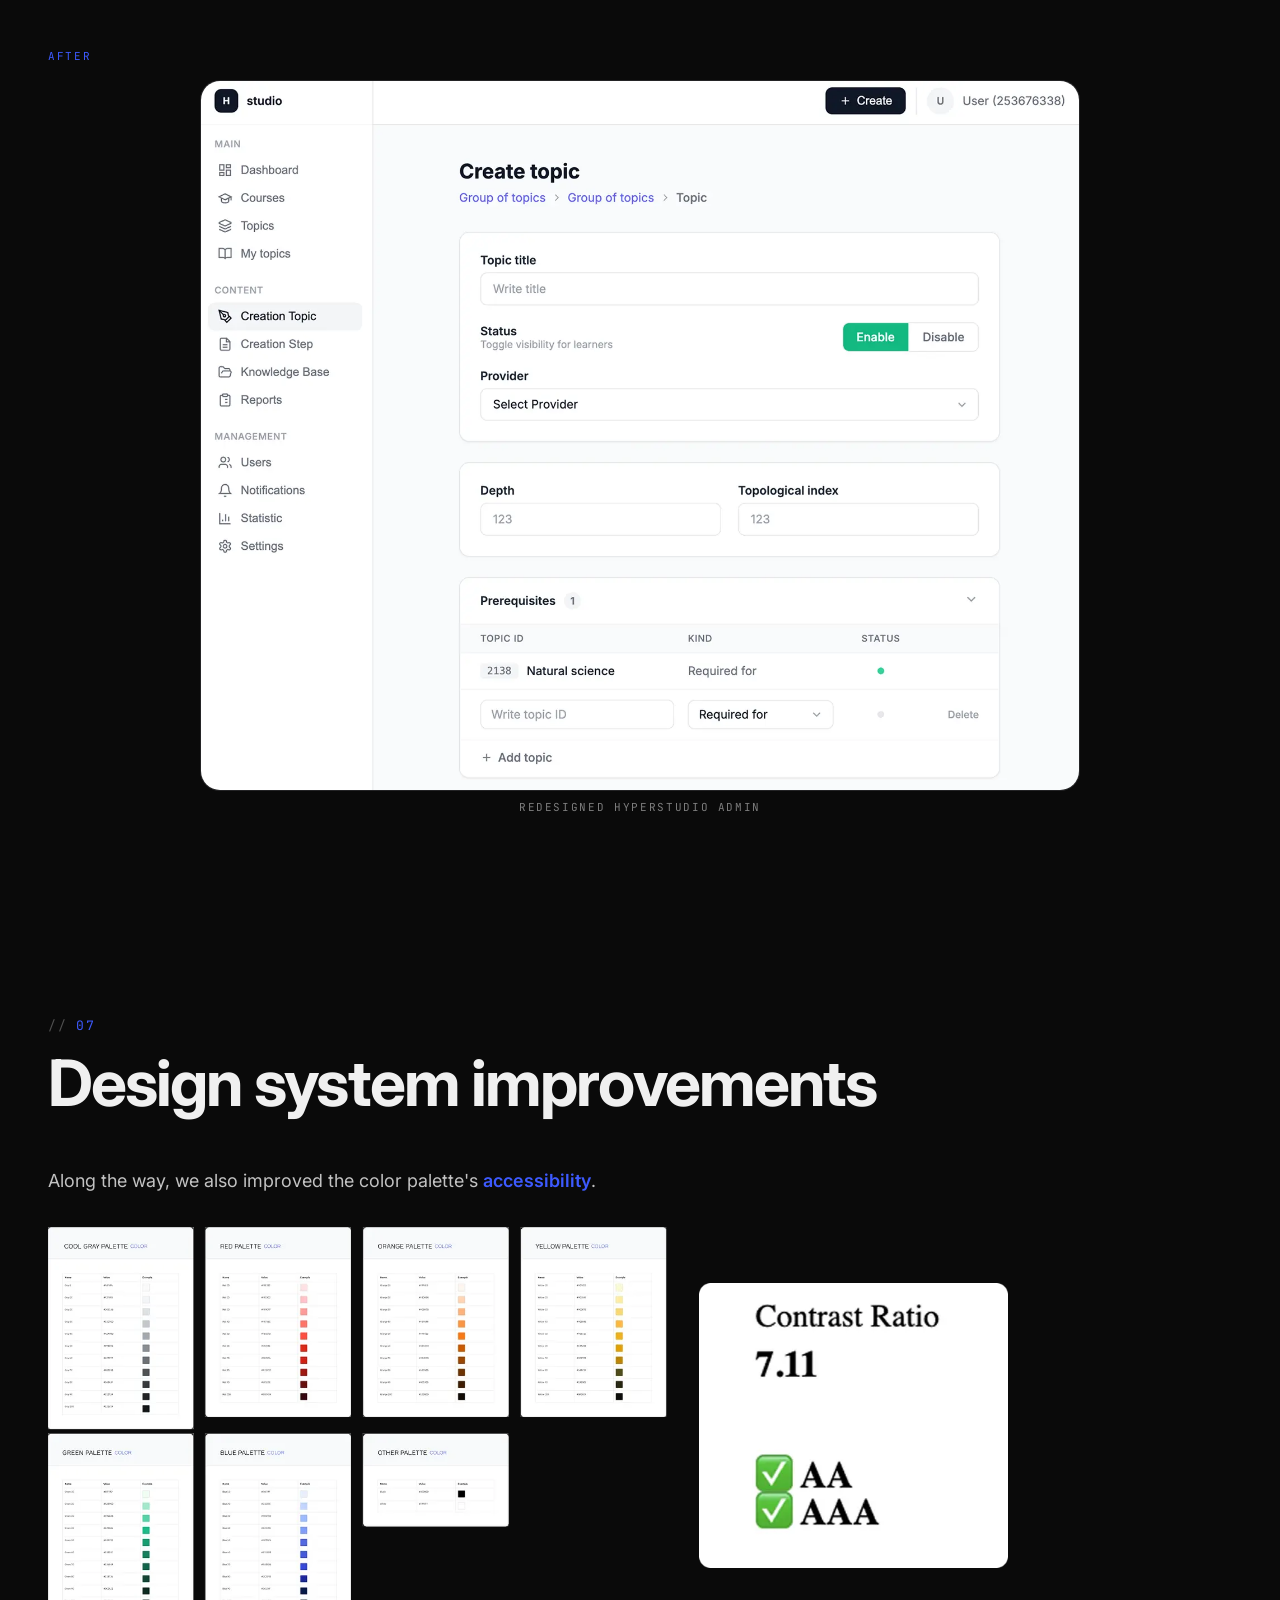
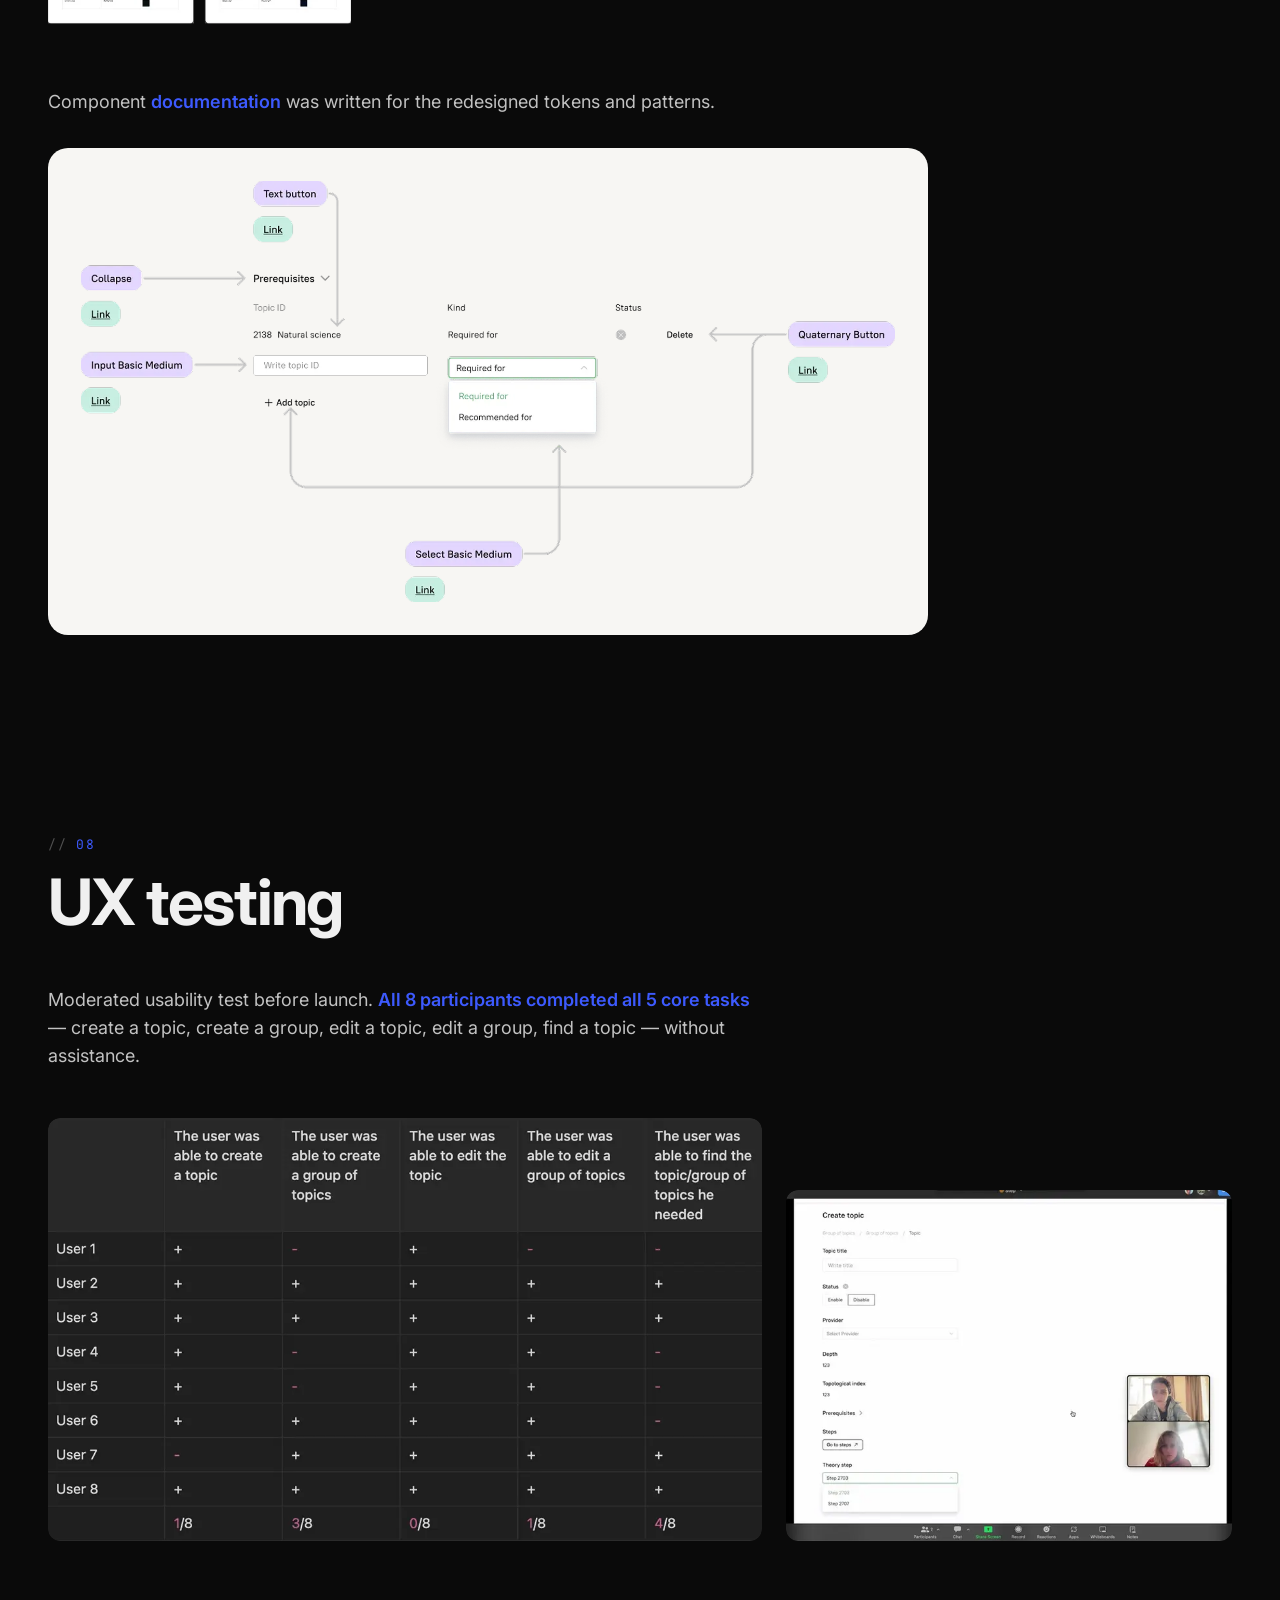
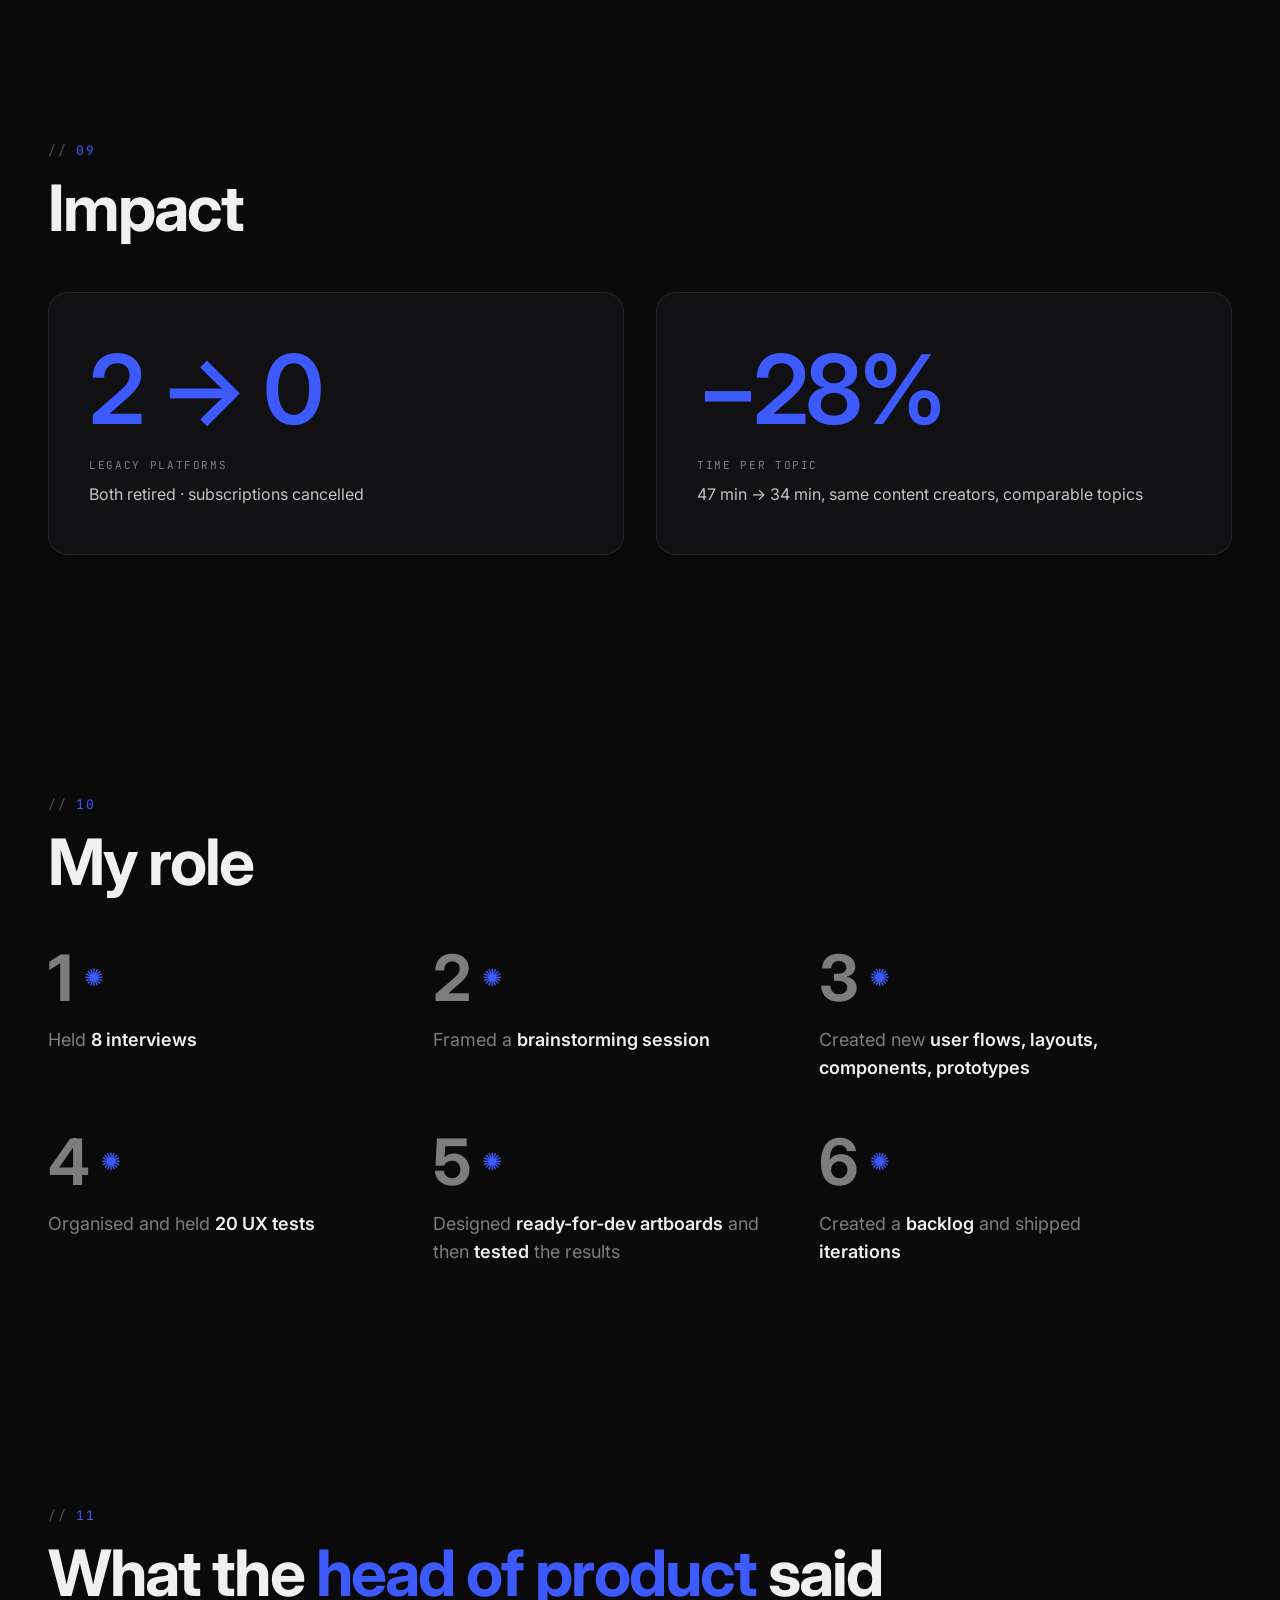
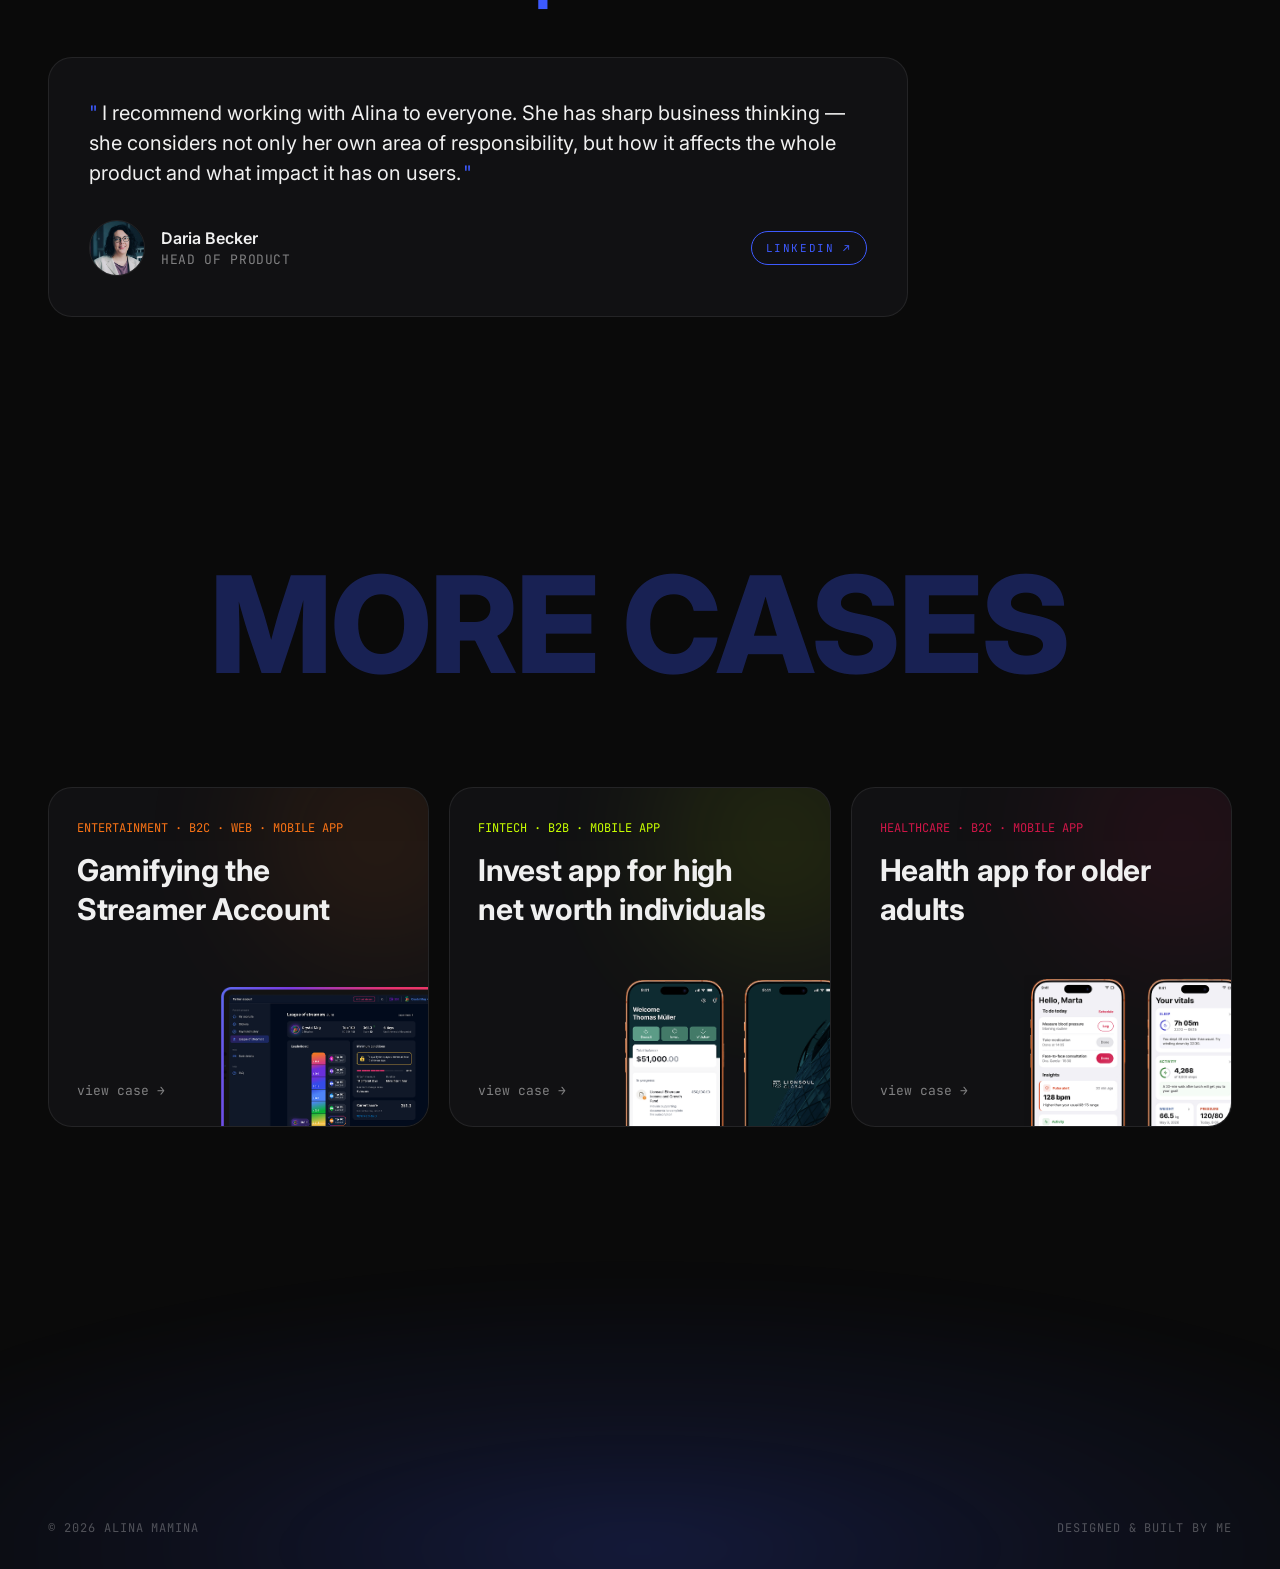
<file: hyperstudio/index.html>
<!DOCTYPE html>
<html lang="en">
<head>
<meta charset="UTF-8">
<meta name="viewport" content="width=device-width, initial-scale=1.0, viewport-fit=cover">
<title>Creating an in-house admin — Hyperstudio</title>
<meta name="description" content="Product design case study by Alina Mamina. An in-house admin that replaced two legacy tools — faster content creation and lower company costs.">
<meta name="author" content="Alina Mamina">
<meta property="og:type" content="article">
<meta property="og:title" content="Creating an In-house Admin — Hyperstudio">
<meta property="og:description" content="An in-house admin that replaced two legacy tools — faster content creation and lower company costs.">
<meta property="og:image" content="https://alinamamina-design.github.io/portfolio/covers/In-house%20admin%20for%20content%20creators.png">
<meta property="og:url" content="https://alinamamina-design.github.io/portfolio/hyperstudio/">
<meta name="twitter:card" content="summary_large_image">
<meta name="theme-color" content="#0a0a0a">
<link rel="icon" type="image/svg+xml" href="../assets/favicon.svg">
<link rel="preconnect" href="https://fonts.googleapis.com">
<link rel="preconnect" href="https://fonts.gstatic.com" crossorigin>
<link href="https://fonts.googleapis.com/css2?family=Inter:wght@300;400;500;600;700;800&family=JetBrains+Mono:wght@400;500;700&display=swap" rel="stylesheet">
<link rel="stylesheet" href="hyperstudio-case.css?v=5">
<script>document.documentElement.classList.add('js')</script>
</head>
<body>

<!-- ── Nav ── -->
<nav class="nav">
  <a class="nav-logo" href="../">Alina Mamina</a>
  <button class="nav-burger" aria-label="Open menu" aria-expanded="false" onclick="document.body.classList.toggle('menu-open');this.setAttribute('aria-expanded',document.body.classList.contains('menu-open'));">
    <span></span><span></span><span></span>
  </button>
  <ul class="nav-links">
    <li><a href="../">Home</a></li>
    <li><a href="../about.html">About</a></li>
  </ul>
</nav>

<!-- ═══ HERO ═══ -->
<section class="hero">
  <div class="bg-glow"></div>
  <h1 class="hero-title">Creating an in-house <span class="highlight">admin</span></h1>
  <p class="hero-subtitle">A new in-house admin built to replace two legacy tools — cutting company costs and speeding up content creators' work.</p>
  <img class="hero-logo" src="JetBrains_beam_logo.svg.webp" alt="JetBrains logo" width="250" height="250">
</section>

<!-- ═══ 00 · CONTEXT ═══ -->
<section>
  <div class="container">
    <div class="section-label">00</div>
    <h2 class="section-title reveal">Company &amp; Product Context</h2>
    <p class="lead" style="margin-bottom:20px">Hyperskill, a <strong class="jb-gradient">JetBrains</strong> company, is a learning platform with 200+ content creators publishing courses every week.</p>
    <a class="about-website meta-link" href="https://hyperskill.org/" target="_blank" rel="noopener" style="margin-bottom:48px">hyperskill.org <span class="meta-link-arrow">↗</span></a>

    <div class="full-image reveal" style="margin-bottom:16px;">
      <video class="lazyvid" preload="none" poster="video/hyperskill-poster.jpg" src="video/hyperskill.mp4" loop muted playsinline aria-label="Hyperskill learning platform" style="aspect-ratio:1280/720"></video>
    </div>
    <p class="mediacap" style="margin-bottom:64px">Hyperskill learning platform</p>

    <div>
      <p class="lead" style="margin-bottom:32px">Before Hyperstudio, content creators worked in two legacy tools — Cogniterra and a Django Administration panel.</p>
      <div class="full-image contain reveal" style="padding:0;background:transparent;border:0;">
        <img src="legacy-tools.webp" alt="Diagram showing how content flows through the Hyperskill ecosystem: content creators use Cogniterra for editing and Django Administration for metadata, both feeding into the learning platform" loading="lazy" width="2108" height="1148">
      </div>
    </div>
  </div>
</section>

<!-- ═══ 01 · PROBLEM ═══ -->
<section style="padding-top:0;">
  <div class="container">
    <div class="section-label">01</div>
    <h2 class="section-title reveal">Problem</h2>
    <p class="lead" style="margin-bottom:32px">This led to the following:</p>
    <div class="context-list">
      <div class="context-item reveal">
        <span class="idx">01</span>
        <div class="context-item-body">
          <h3>The company spends money on maintaining these tools</h3>
          <p>Content creators flipped between Cogniterra and Django Administration to publish a single topic.</p>
        </div>
      </div>
      <div class="context-item reveal">
        <span class="idx">02</span>
        <div class="context-item-body">
          <h3>Content creators spend a lot of time working in them</h3>
          <p>The same metadata had to be filled in twice, in different shapes.</p>
        </div>
      </div>
    </div>
  </div>
</section>

<!-- ═══ 02 · CHALLENGES ═══ -->
<section>
  <div class="container">
    <div class="section-label">02</div>
    <h2 class="section-title reveal">Challenges</h2>
    <div class="challenges-grid">
      <div class="challenge-card reveal">
        <div class="challenge-num">01</div>
        <div class="challenge-title">Cut costs for business by getting rid of extra tools</div>
        <div class="challenge-desc">Cogniterra and Django Administration are no longer used</div>
      </div>
      <div class="challenge-card reveal">
        <div class="challenge-num">02</div>
        <div class="challenge-title">Increase the speed of content production</div>
        <div class="challenge-desc">Metric: speed of creating a topic</div>
      </div>
    </div>
  </div>
</section>

<!-- ═══ 03 · RESEARCH ═══ -->
<section>
  <div class="container">
    <div class="section-label">03</div>
    <h2 class="section-title reveal">Research</h2>

    <div class="rstats">
      <div class="rstat reveal">
        <div class="num">8</div>
        <h3>in-depth interviews</h3>
        <p>One-on-one sessions with content creators</p>
      </div>
      <div class="rstat reveal">
        <div class="num">12</div>
        <h3>moderated usability tests</h3>
        <p>Sessions with the old Cogniterra and Django tools</p>
      </div>
      <div class="rstat reveal">
        <div class="num">26</div>
        <h3>screen recordings reviewed</h3>
        <p>Unmoderated recordings of real tasks</p>
      </div>
    </div>

    <div class="full-image contain reveal" style="padding:0;margin:0 auto 16px;max-width:880px;">
      <img src="photo-of-a-one-on-one-interview-session-.webp" alt="Photo of a one-on-one interview session: interviewer with laptop taking notes while the content creator demonstrates their workflow" loading="lazy" width="1568" height="860">
    </div>
    <p class="mediacap center mw-880">Interview</p>
  </div>
</section>

<!-- ═══ 04 · SOLUTION ═══ -->
<section>
  <div class="container">
    <div class="section-label">04</div>
    <h2 class="section-title reveal">Solution</h2>
    <p class="lead" style="margin-bottom:48px">Together with the team, I redesigned the navigation and explored multiple concepts.</p>

    <div class="behind-item reveal">
      <div class="behind-img contain" style="padding:32px;margin-bottom:8px;">
        <img src="four-information-architecture-diagrams-e.webp" alt="Four information architecture diagrams exploring different navigation structures for the Hyperstudio admin" loading="lazy" width="1568" height="466">
      </div>
      <p class="mediacap">Navigation examples</p>
    </div>

    <div class="behind-item reveal">
      <div class="behind-img" style="margin-bottom:8px;">
        <video class="lazyvid" preload="none" poster="video/concepts-poster.jpg?v=2" src="video/concepts.mp4" loop muted playsinline aria-label="Walkthrough of concept exploration for the admin interface" style="aspect-ratio:1017/533"></video>
      </div>
      <p class="mediacap">Concepts</p>
    </div>
  </div>
</section>

<!-- ═══ 05 · FINAL LAYOUTS ═══ -->
<section>
  <div class="container">
    <div class="section-label">05</div>
    <h2 class="section-title reveal">Final layouts</h2>

    <div class="behind-item reveal">
      <div class="twoup">
        <div>
          <div class="side" style="margin-bottom:8px; overflow:hidden;">
            <video class="lazyvid" preload="none" poster="video/topic-creation-poster.jpg?v=2" src="video/topic-creation.mp4" loop muted playsinline aria-label="Screencast of the redesigned topic creation flow in Hyperstudio" style="margin-left:-4px; width:calc(100% + 4px); aspect-ratio:169/163;"></video>
          </div>
          <p class="mediacap">Topic creation</p>
        </div>
        <div class="copy">
          <ul>
            <li>Only essential functionality was kept</li>
            <li>The design system was extended</li>
            <li>Some flows were reworked</li>
          </ul>
        </div>
      </div>
    </div>

    <div class="behind-item reveal">
      <div class="twoup reverse">
        <div class="copy">
          <ul>
            <li>New features were added</li>
            <li>Accessibility was improved</li>
          </ul>
        </div>
        <div>
          <div class="side" style="margin-bottom:8px; overflow:hidden;">
            <video class="lazyvid" preload="none" poster="video/statistic-poster.jpg?v=2" src="video/statistic.mp4" loop muted playsinline aria-label="Screencast of the redesigned statistics dashboard in Hyperstudio" style="margin-left:-4px; width:calc(100% + 4px); aspect-ratio:169/163;"></video>
          </div>
          <p class="mediacap">Statistics</p>
        </div>
      </div>
    </div>
  </div>
</section>

<!-- ═══ 06 · BEFORE / AFTER ═══ -->
<section>
  <div class="container">
    <div class="section-label">06</div>
    <h2 class="section-title reveal">Before · After</h2>

    <p class="ba-label reveal">Before</p>
    <div class="ba-grid reveal">
      <div class="ba-cell"><img src="legacy-django-administration-panel-showi.webp" alt="Legacy Django Administration panel showing a list of topics in a basic table layout" loading="lazy" width="740" height="383"></div>
      <div class="ba-cell"><img src="legacy-django-administration-detail-page.webp" alt="Legacy Django Administration detail page with form fields for editing topic metadata" loading="lazy" width="740" height="384"></div>
      <div class="ba-cell"><img src="legacy-cogniterra-editor-interface-used-.webp" alt="Legacy Cogniterra editor interface used for creating and editing topic content" loading="lazy" width="740" height="384"></div>
      <div class="ba-cell"><img src="legacy-cogniterra-preview-mode-showing-h.webp" alt="Legacy Cogniterra preview mode showing how content appears to learners" loading="lazy" width="740" height="386"></div>
    </div>

    <p class="mediacap" style="margin-bottom:8px">Django Administration panel</p>
    <p class="ba-label reveal" style="margin-top:48px;">After</p>
    <div class="full-image reveal" style="margin:0 auto 8px;max-width:880px;">
      <img src="redesigned-hyperstudio-admin-combining-t.webp" alt="Redesigned Hyperstudio admin combining topic creation and metadata in a single unified interface" loading="lazy" width="1568" height="1266">
    </div>
    <p class="mediacap center mw-880">Redesigned Hyperstudio admin</p>
  </div>
</section>

<!-- ═══ 07 · DESIGN SYSTEM ═══ -->
<section>
  <div class="container">
    <div class="section-label">07</div>
    <h2 class="section-title reveal">Design system improvements</h2>

    <div class="strategy-block reveal">
      <p class="lead" style="margin-bottom:32px">Along the way, we also improved the color palette's <strong style="color:var(--accent);font-weight:600;">accessibility</strong>.</p>
      <div class="ds-row">
        <div class="colors"><img src="updated-design-token-palette-with-wcag-c.webp" alt="Updated design token palette with WCAG-compliant contrast ratios for text and interactive elements" loading="lazy" width="917" height="589"></div>
        <div class="shot"><img src="accessibility-audit-showing-color-contra.webp" alt="Accessibility audit showing color contrast checks passing WCAG AA standards across all component states" loading="lazy" width="414" height="382"></div>
      </div>
    </div>

    <div class="strategy-block reveal">
      <p class="lead" style="margin-bottom:32px">Component <strong style="color:var(--accent);font-weight:600;">documentation</strong> was written for the redesigned tokens and patterns.</p>
      <div class="full-image contain" style="padding:32px;max-width:880px;background:#f7f6f3;border-color:var(--border);">
        <img src="documentation-page-covering-design-token.webp" alt="Documentation page covering design tokens, spacing guidelines, and reusable UI patterns for the Hyperstudio design system" loading="lazy" width="1568" height="810">
      </div>
    </div>
  </div>
</section>

<!-- ═══ 08 · UX TESTING ═══ -->
<section>
  <div class="container">
    <div class="section-label">08</div>
    <h2 class="section-title reveal">UX testing</h2>
    <p class="lead" style="margin-bottom:48px">Moderated usability test before launch. <strong style="color:var(--accent);font-weight:600;">All 8 participants completed all 5 core tasks</strong> — create a topic, create a group, edit a topic, edit a group, find a topic — without assistance.</p>

    <div class="ux reveal">
      <div class="shot1"><img src="screen-recording-from-a-moderated-usabil.webp" alt="Screen recording from a moderated usability test showing a participant navigating the topic creation flow" loading="lazy" width="1114" height="660"></div>
      <div class="shot2"><img src="participant-interacting-with-the-hyperst.webp" alt="Participant interacting with the Hyperstudio prototype during a moderated usability test" loading="lazy" width="684" height="538"></div>
    </div>
  </div>
</section>

<!-- ═══ 09 · IMPACT ═══ -->
<section>
  <div class="container">
    <div class="section-label">09</div>
    <h2 class="section-title reveal">Impact</h2>

    <div class="impact-grid">
      <div class="impact-card reveal">
        <div class="impact-num">2 → 0</div>
        <div class="impact-lbl">Legacy platforms</div>
        <p class="impact-sub">Both retired · subscriptions cancelled</p>
      </div>
      <div class="impact-card reveal">
        <div class="impact-num">−28%</div>
        <div class="impact-lbl">Time per topic</div>
        <p class="impact-sub">47 min → 34 min, same content creators, comparable topics</p>
      </div>
    </div>
  </div>
</section>

<!-- ═══ 10 · MY ROLE ═══ -->
<section class="role-section" style="position:relative;">
  <div class="container" style="position:relative; z-index:2;">
    <div class="section-label">10</div>
    <h2 class="section-title reveal">My role</h2>
    <div class="role-grid">
      <div class="role-item">
        <div class="role-num"><span class="n">1</span><span class="dot" aria-hidden="true">✺</span></div>
        <p><span class="muted">Held</span> <strong>8 interviews</strong></p>
      </div>
      <div class="role-item">
        <div class="role-num"><span class="n">2</span><span class="dot" aria-hidden="true">✺</span></div>
        <p><span class="muted">Framed a</span> <strong>brainstorming session</strong></p>
      </div>
      <div class="role-item">
        <div class="role-num"><span class="n">3</span><span class="dot" aria-hidden="true">✺</span></div>
        <p><span class="muted">Created new</span> <strong>user flows, layouts, components, prototypes</strong></p>
      </div>
      <div class="role-item">
        <div class="role-num"><span class="n">4</span><span class="dot" aria-hidden="true">✺</span></div>
        <p><span class="muted">Organised and held</span> <strong>20 UX tests</strong></p>
      </div>
      <div class="role-item">
        <div class="role-num"><span class="n">5</span><span class="dot" aria-hidden="true">✺</span></div>
        <p><span class="muted">Designed</span> <strong>ready-for-dev artboards</strong> <span class="muted">and then</span> <strong>tested</strong> <span class="muted">the results</span></p>
      </div>
      <div class="role-item">
        <div class="role-num"><span class="n">6</span><span class="dot" aria-hidden="true">✺</span></div>
        <p><span class="muted">Created a</span> <strong>backlog</strong> <span class="muted">and shipped</span> <strong>iterations</strong></p>
      </div>
    </div>
  </div>
</section>

<script>
const obs = new IntersectionObserver((entries) => {
  entries.forEach(e => { if (e.isIntersecting) e.target.classList.add('visible'); });
}, { threshold: 0.1, rootMargin: '0px 0px -40px 0px' });
document.querySelectorAll('.reveal').forEach(el => obs.observe(el));

// Play screencast videos only while in view (saves ~2.9MB on initial load)
const vidObs = new IntersectionObserver((entries) => {
  entries.forEach(e => {
    if (e.isIntersecting) { e.target.play().catch(() => {}); }
    else { e.target.pause(); }
  });
}, { threshold: 0.25 });
document.querySelectorAll('video.lazyvid').forEach(v => vidObs.observe(v));
</script>

<!-- ════════ 11 MY TEAM ════════ -->
<style>
.testimonials-grid { display: grid; grid-template-columns: 1fr; gap: 24px; max-width: 860px; }
.testimonial-card { padding: 40px; background: var(--surface); border: 1px solid var(--border); border-radius: 24px; display: flex; flex-direction: column; }
.testimonial-quote { font-size: 20px; line-height: 1.5; color: var(--text); margin-bottom: 32px; flex: 1; }
.testimonial-quote::before { content: '"'; color: var(--accent); margin-right: 4px; }
.testimonial-quote::after { content: '"'; color: var(--accent); margin-left: 2px; }
.testimonial-author { display: flex; align-items: center; gap: 16px; }
.testimonial-photo { width: 56px; height: 56px; border-radius: 50%; object-fit: cover; border: 1px solid var(--border); }
.testimonial-info { flex: 1; }
.testimonial-name { font-size: 16px; font-weight: 600; }
.testimonial-role { font-size: 13px; color: var(--text-50); font-family: var(--mono); text-transform: uppercase; letter-spacing: 0.05em; }
.testimonial-link { font-family: var(--mono); font-size: 11px; letter-spacing: 0.15em; text-transform: uppercase; color: var(--accent); text-decoration: none; border: 1px solid var(--accent); padding: 8px 14px; border-radius: 100px; transition: background 0.2s ease; }
.testimonial-link:hover { background: var(--accent-dim); }
</style>
<section class="t-section" style="padding:120px 0 140px">
  <div class="container">
    <div class="section-label">11</div>
    <h2 class="section-title">What the <span class="highlight">head of product</span> said</h2>
    <div class="testimonials-grid">
      <div class="testimonial-card">
        <p class="testimonial-quote">I recommend working with Alina to everyone. She has sharp business thinking — she considers not only her own area of responsibility, but how it affects the whole product and what impact it has on users.</p>
        <div class="testimonial-author">
          <img class="testimonial-photo" src="1665241425118.jpeg" alt="Daria Becker" loading="lazy" decoding="async" width="800" height="800">
          <div class="testimonial-info">
            <div class="testimonial-name">Daria Becker</div>
            <div class="testimonial-role">Head of Product</div>
          </div>
          <a class="testimonial-link" href="https://www.linkedin.com/in/dariabecker/" target="_blank" rel="noopener">LinkedIn ↗</a>
        </div>
      </div>
    </div>
  </div>
</section>

<!-- ════════ MORE CASES ════════ -->
<link rel="stylesheet" href="../assets/case-shared.css?v=2">
<style>.mc-end{--mc-glow1:rgba(61,90,254,0.20);--mc-glow2:rgba(61,90,254,0.08);--mc-title-c:rgba(61,90,254,0.30)}</style>

<div class="mc-end">
<section class="mc-section">
  <div class="mc-container">
    <div class="mc-head"><h2 class="mc-title">More cases</h2></div>
    <div class="mc-grid">
    <a class="mc-card" style="--mcc:#f97316" href="../wasd/">
      <span class="mc-tag">ENTERTAINMENT · B2C · WEB · MOBILE APP</span>
      <span class="mc-card-title">Gamifying the Streamer Account</span>
      <span class="mc-cta">view case &rarr;</span>
      <img class="mc-cover" src="../covers/Gamifying the streamer account.webp" alt="Gamifying the Streamer Account" loading="lazy" decoding="async" width="525" height="378">
    </a>
    <a class="mc-card" style="--mcc:#c8ff00" href="../lionsoul/">
      <span class="mc-tag">FINTECH · B2B · MOBILE APP</span>
      <span class="mc-card-title">Invest app for high net worth individuals</span>
      <span class="mc-cta">view case &rarr;</span>
      <img class="mc-cover" src="../covers/Invest app for high net worth individuals.webp" alt="Invest app for high net worth individuals" loading="lazy" decoding="async" width="495" height="375">
    </a>
    <a class="mc-card" style="--mcc:#D01648" href="../healthcare/">
      <span class="mc-tag">HEALTHCARE · B2C · MOBILE APP</span>
      <span class="mc-card-title">Health app for older adults</span>
      <span class="mc-cta">view case &rarr;</span>
      <img class="mc-cover" src="../covers/Health app for older adults.webp" alt="Health app for older adults" loading="lazy" decoding="async" width="510" height="396">
    </a>
    </div>
  </div>
</section>

<footer class="site-footer">
  <span>© 2026 Alina Mamina</span>
  <span>Designed &amp; built by me</span>
</footer>
</div>

<script src="../assets/case-shared.js" defer></script>
<script src="../assets/analytics.js?v=6" defer></script>
</body>
</html>
</file>
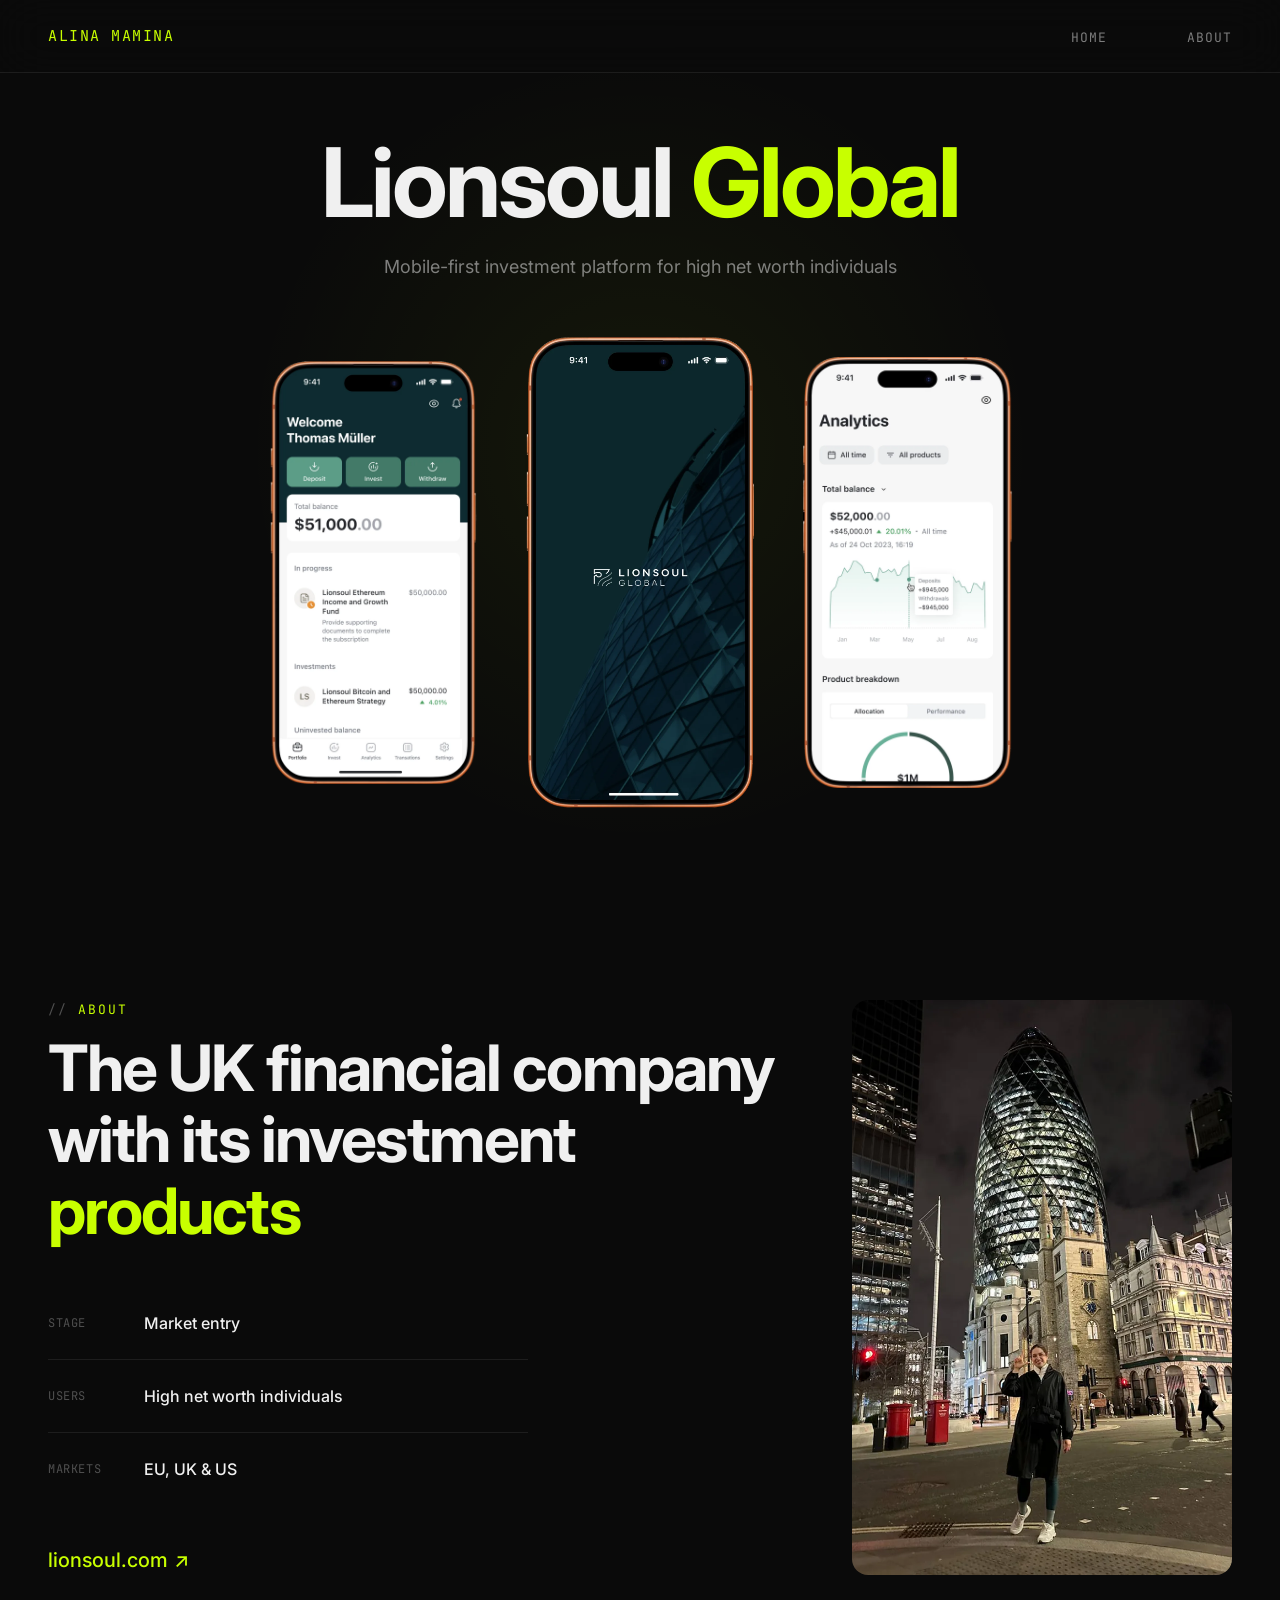
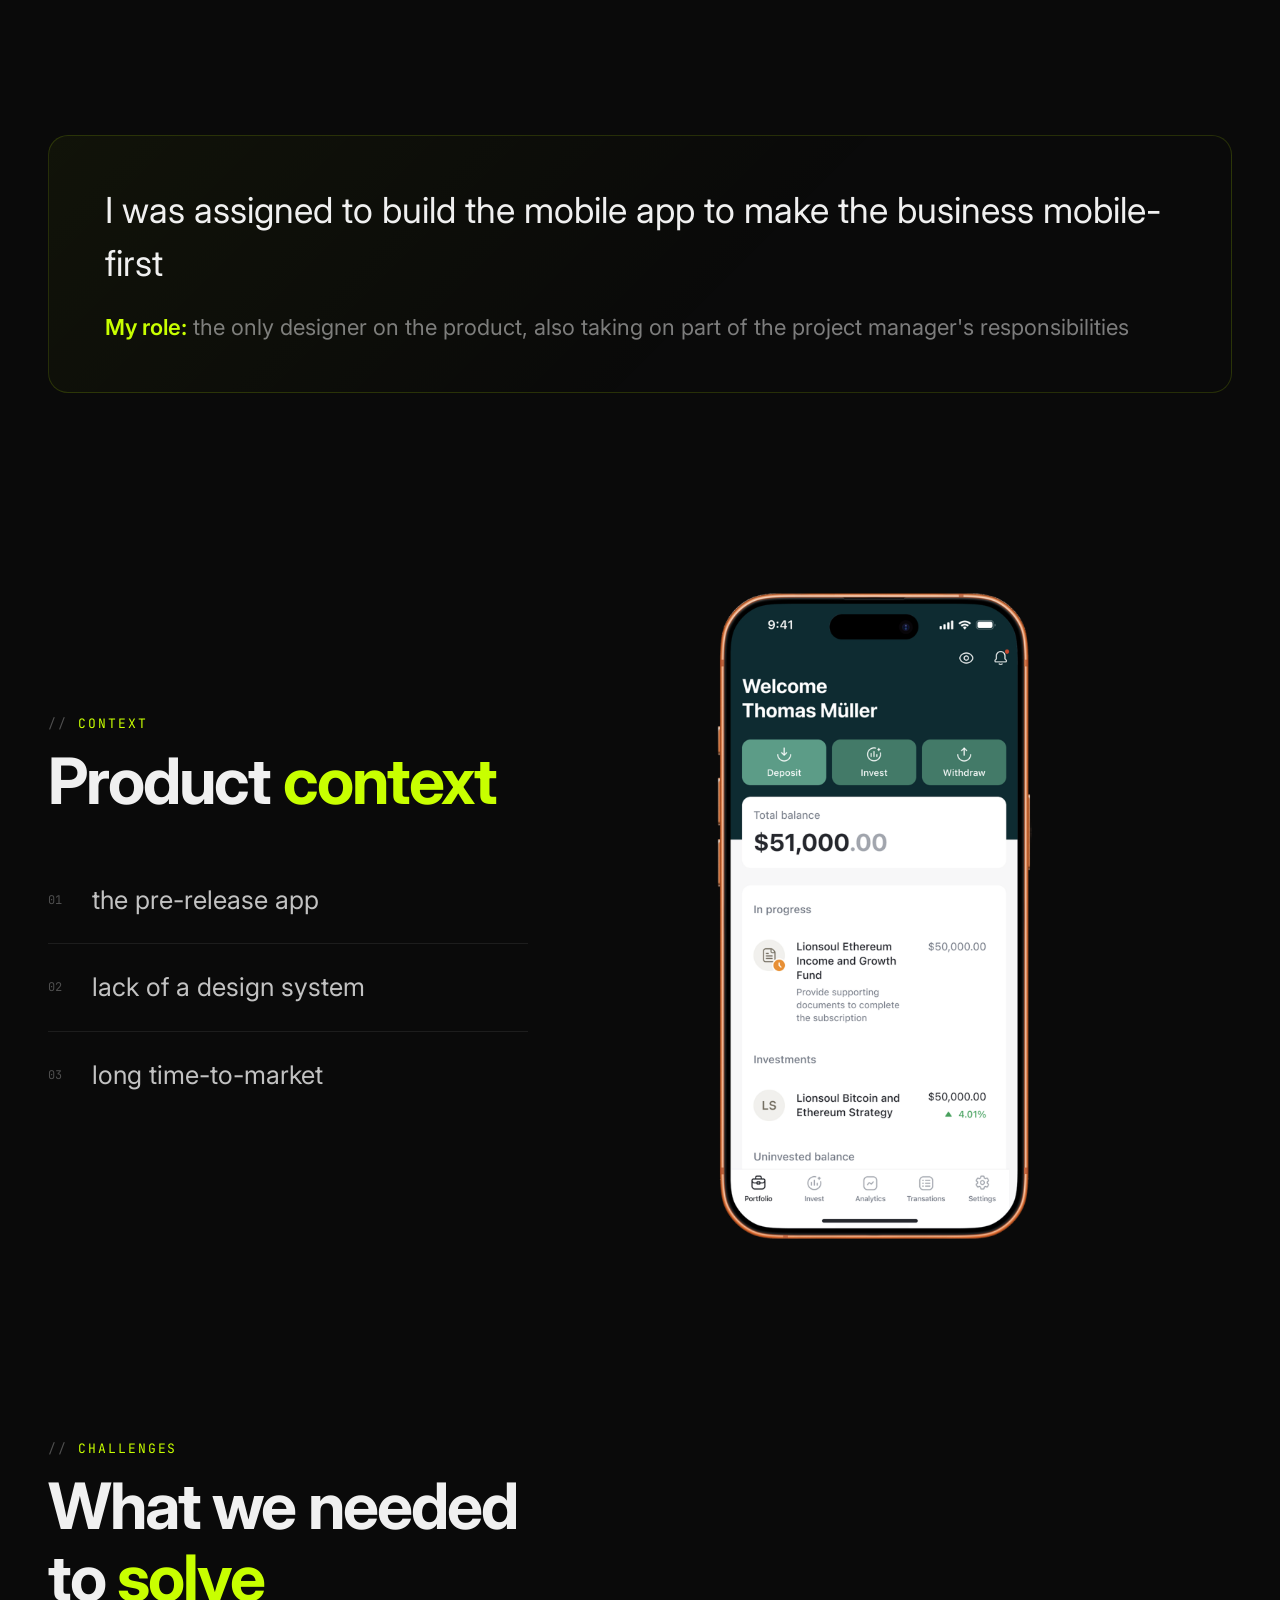
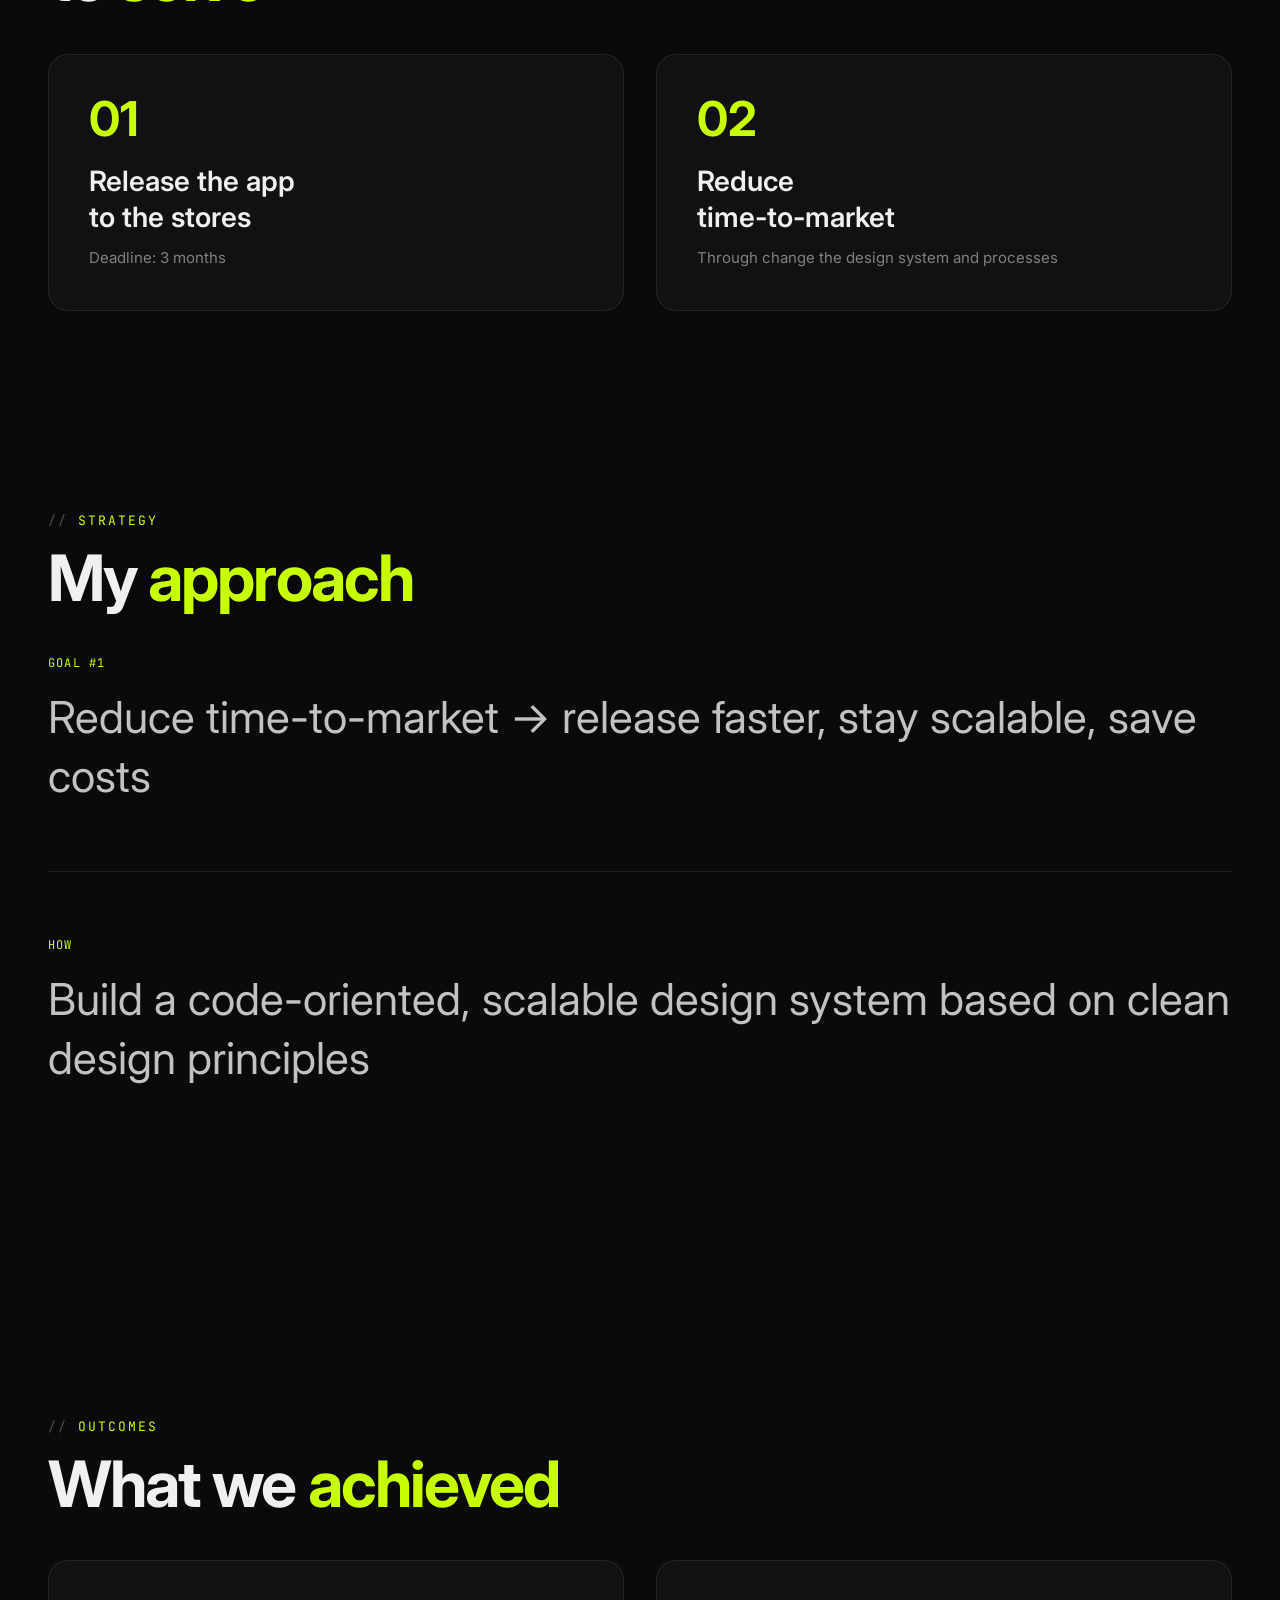
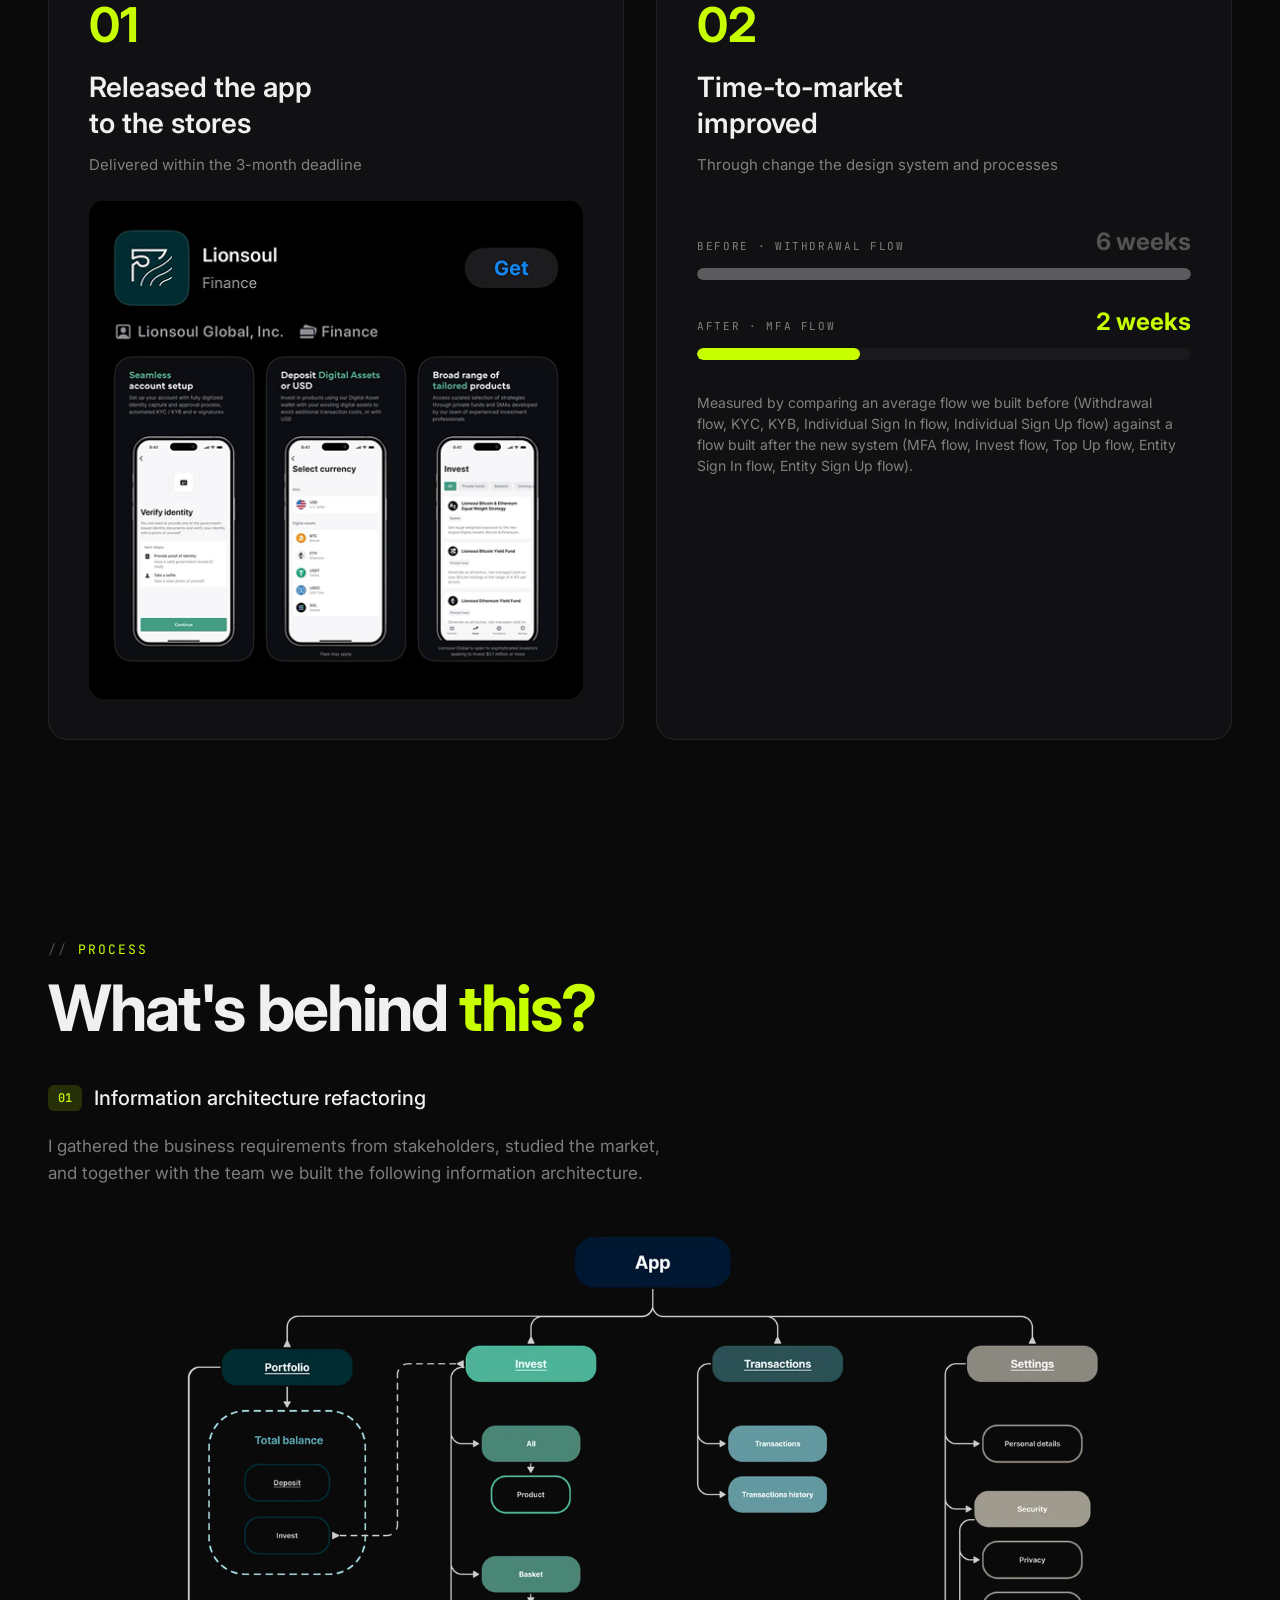
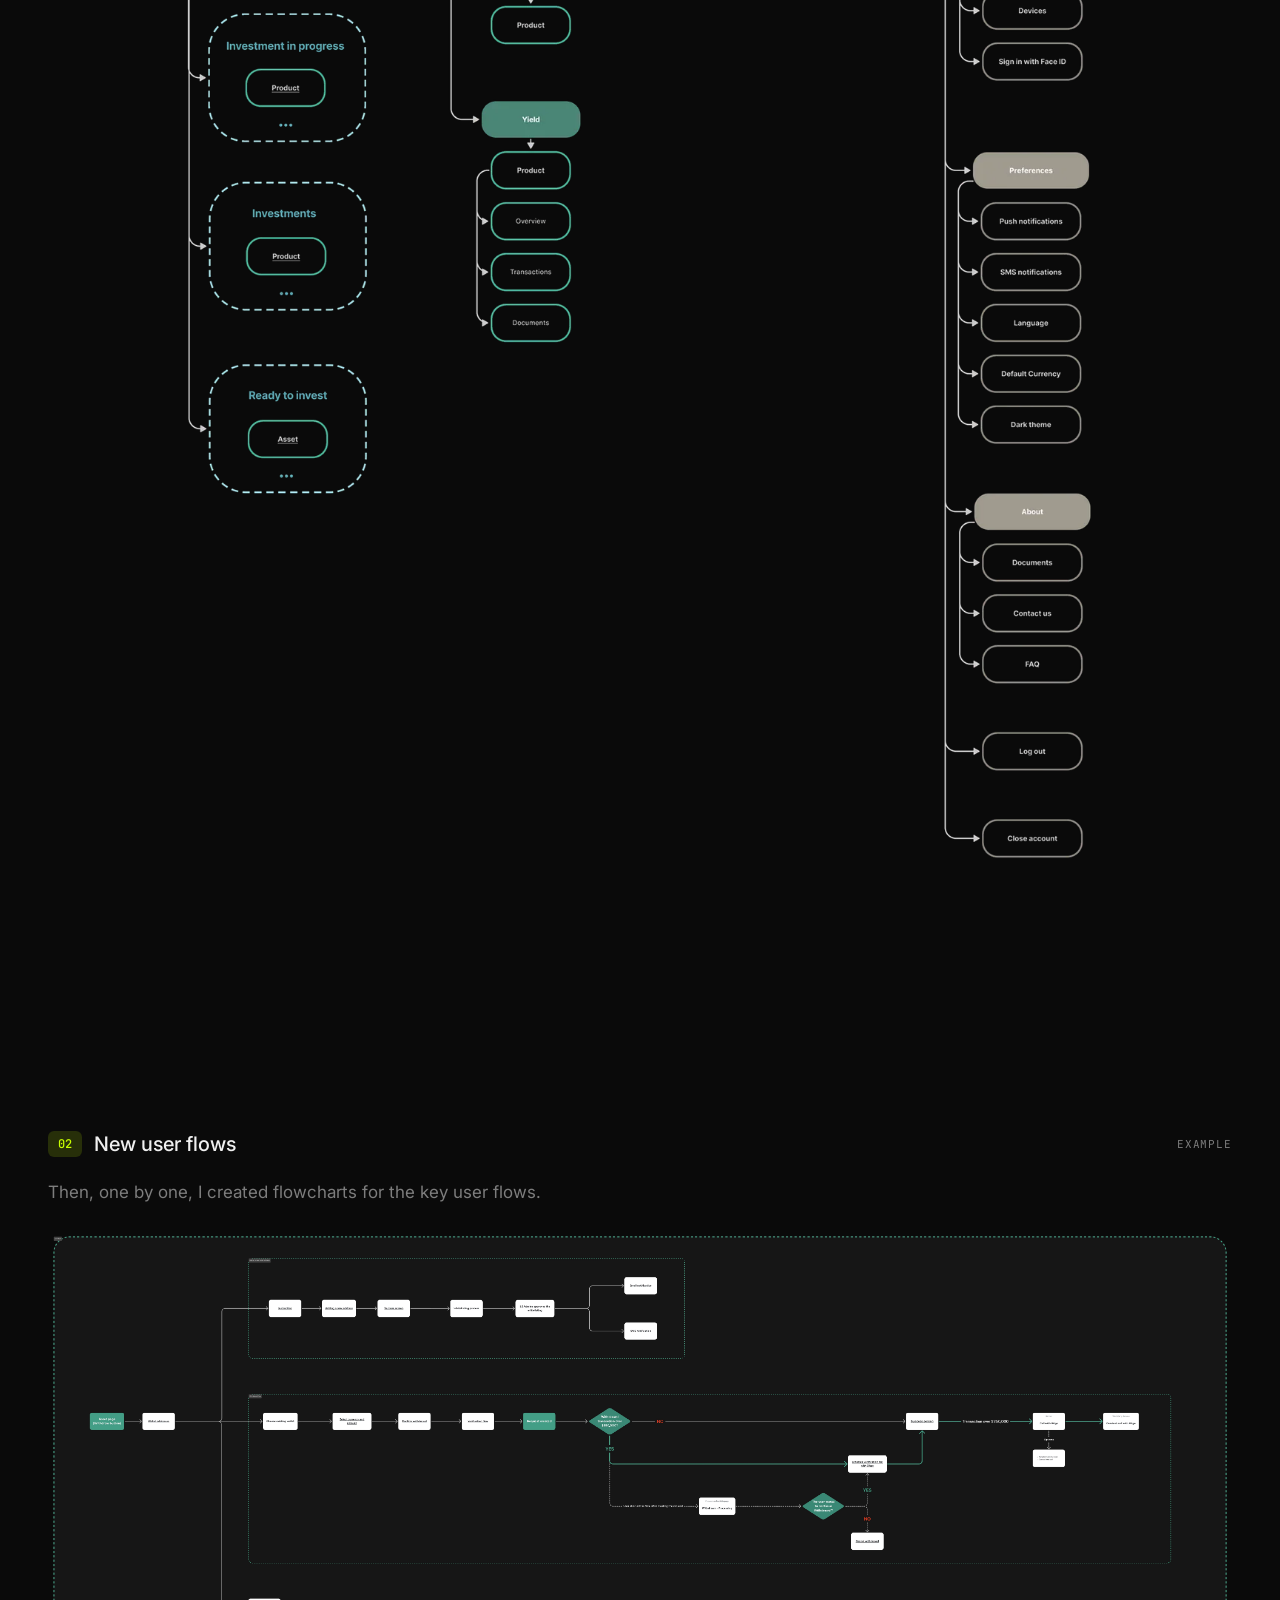
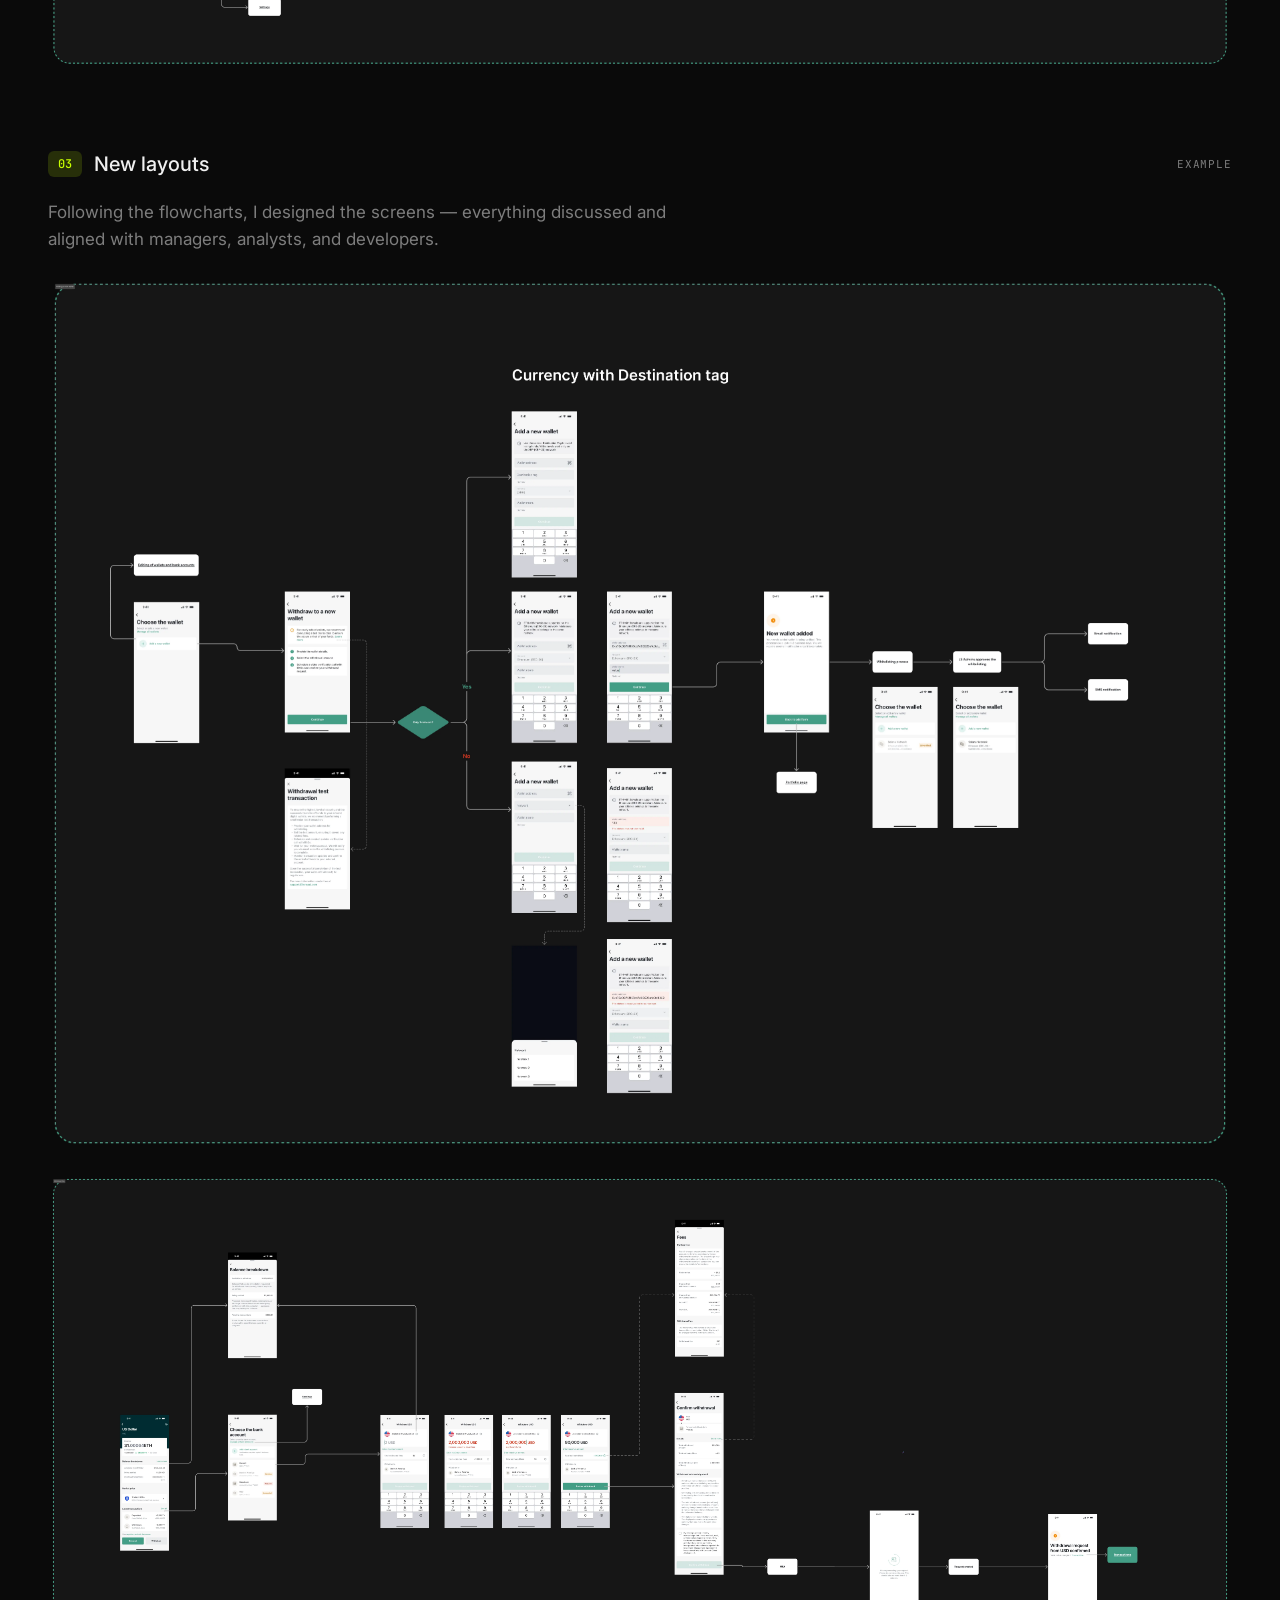
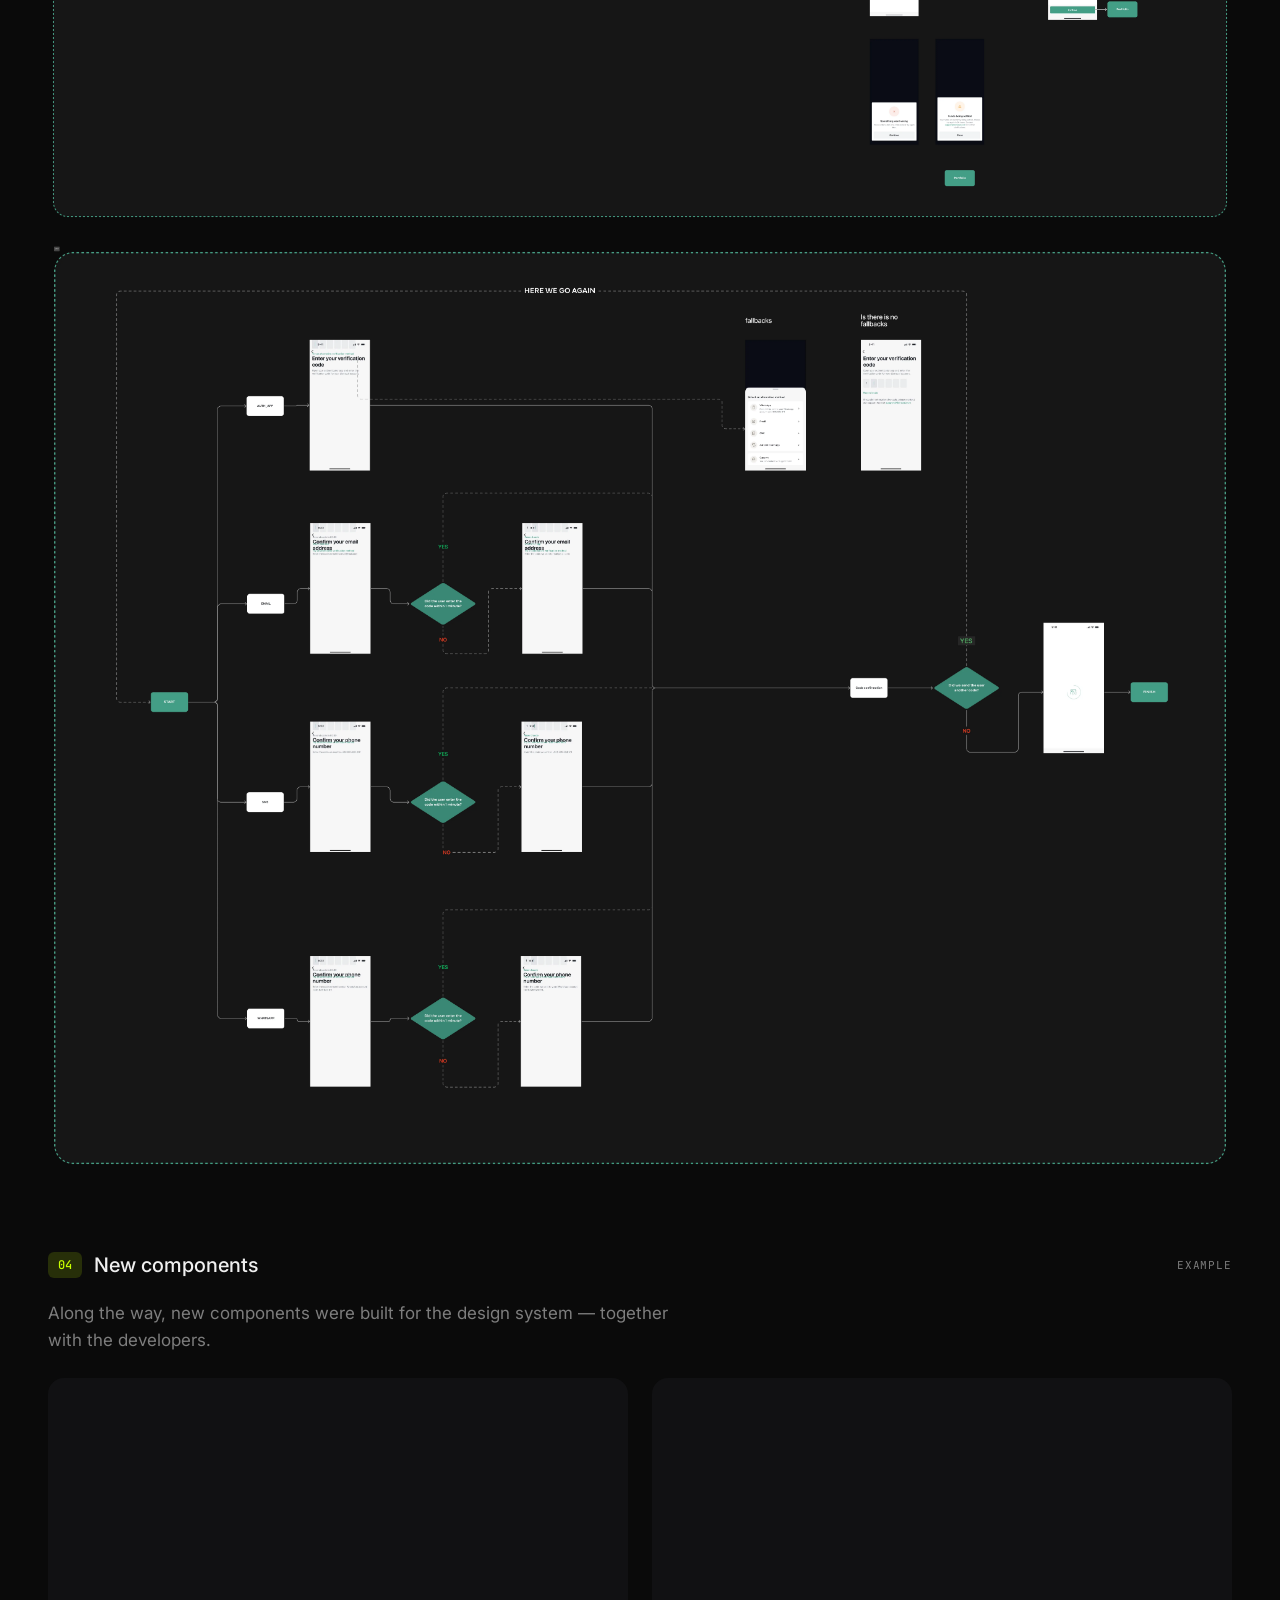
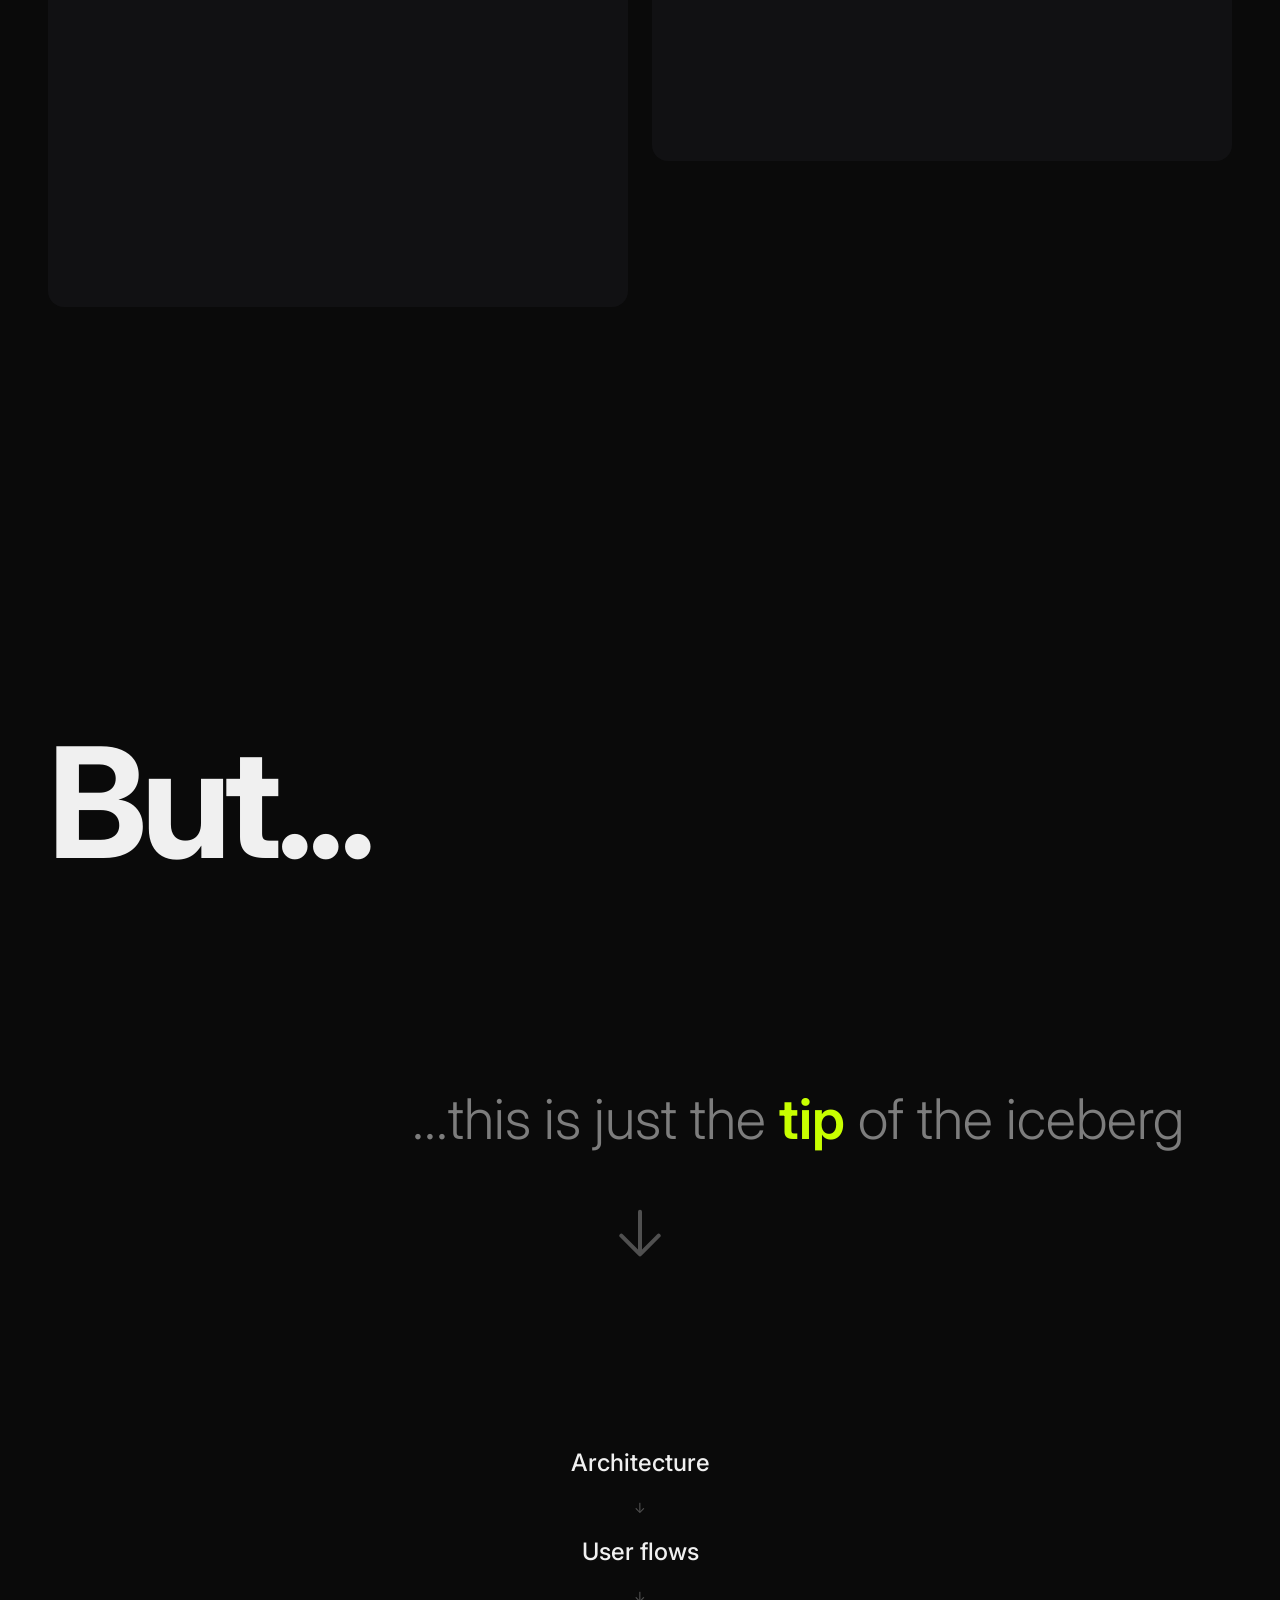
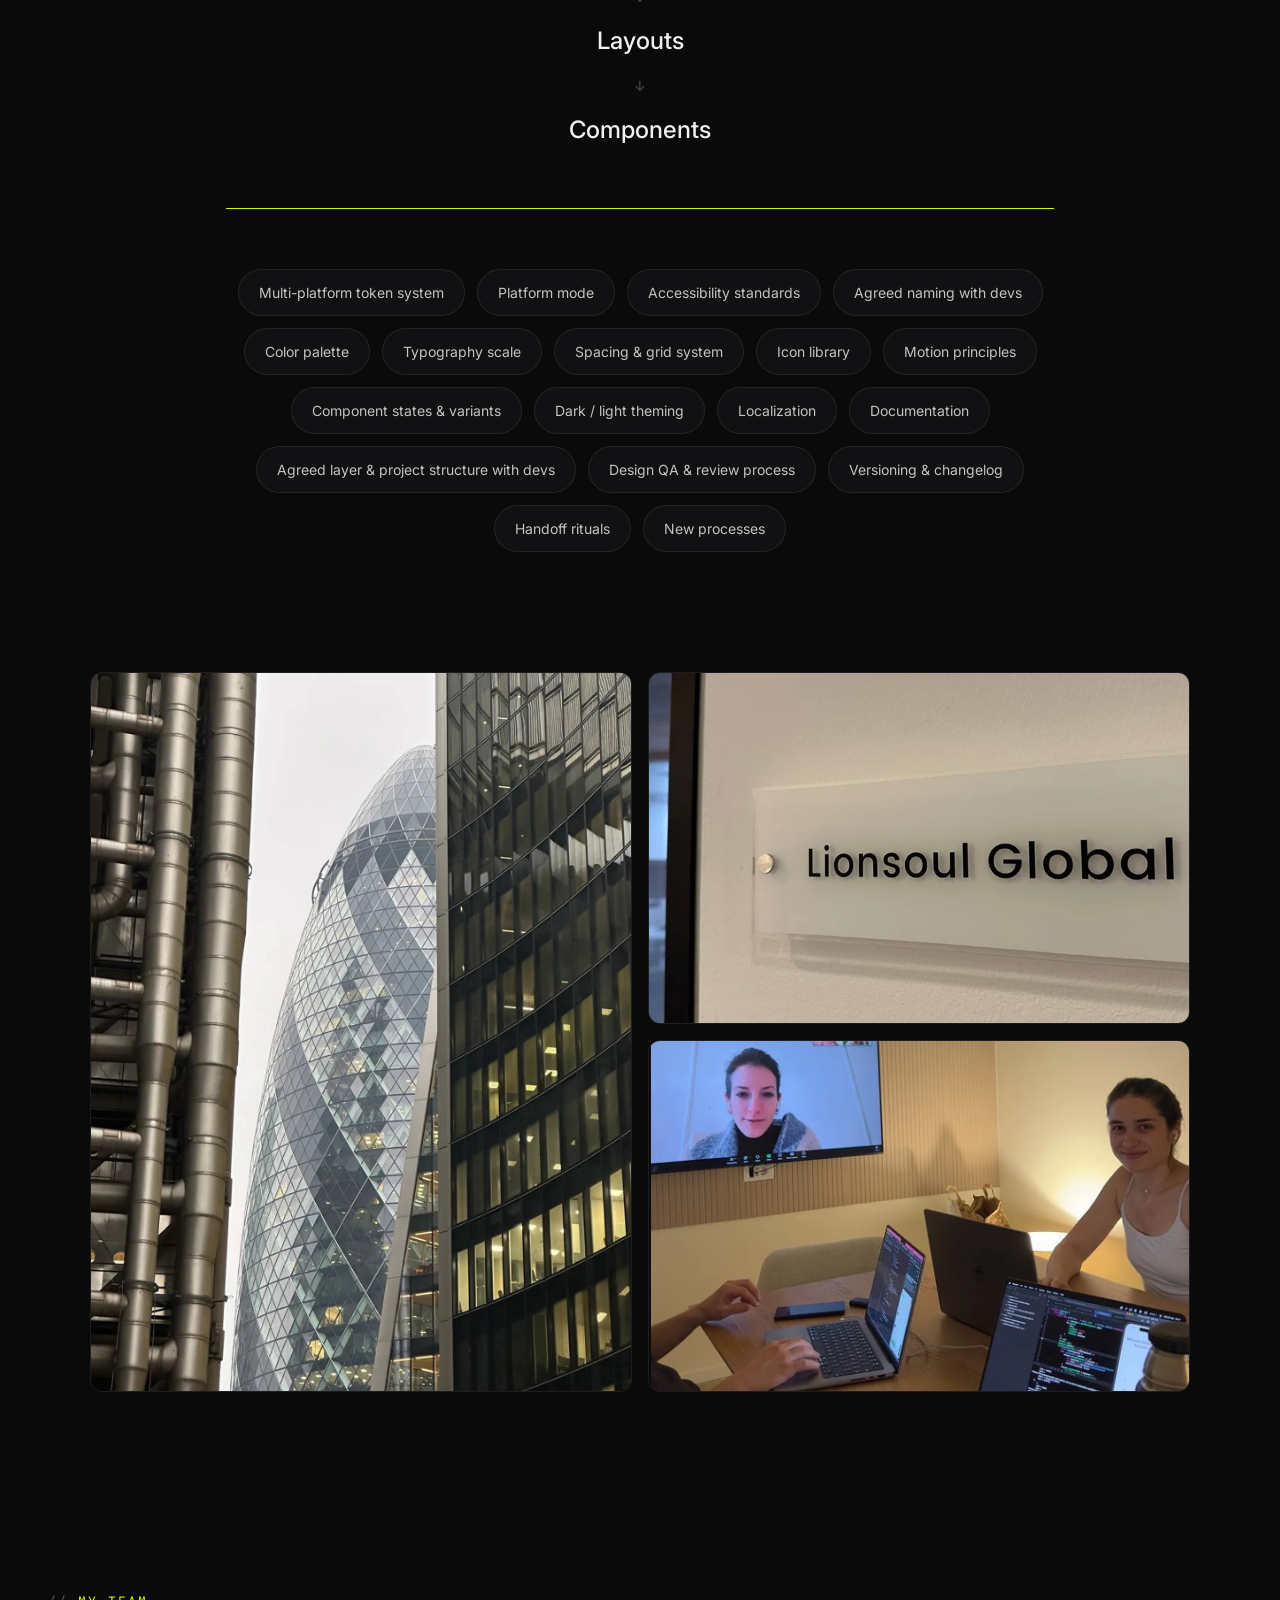
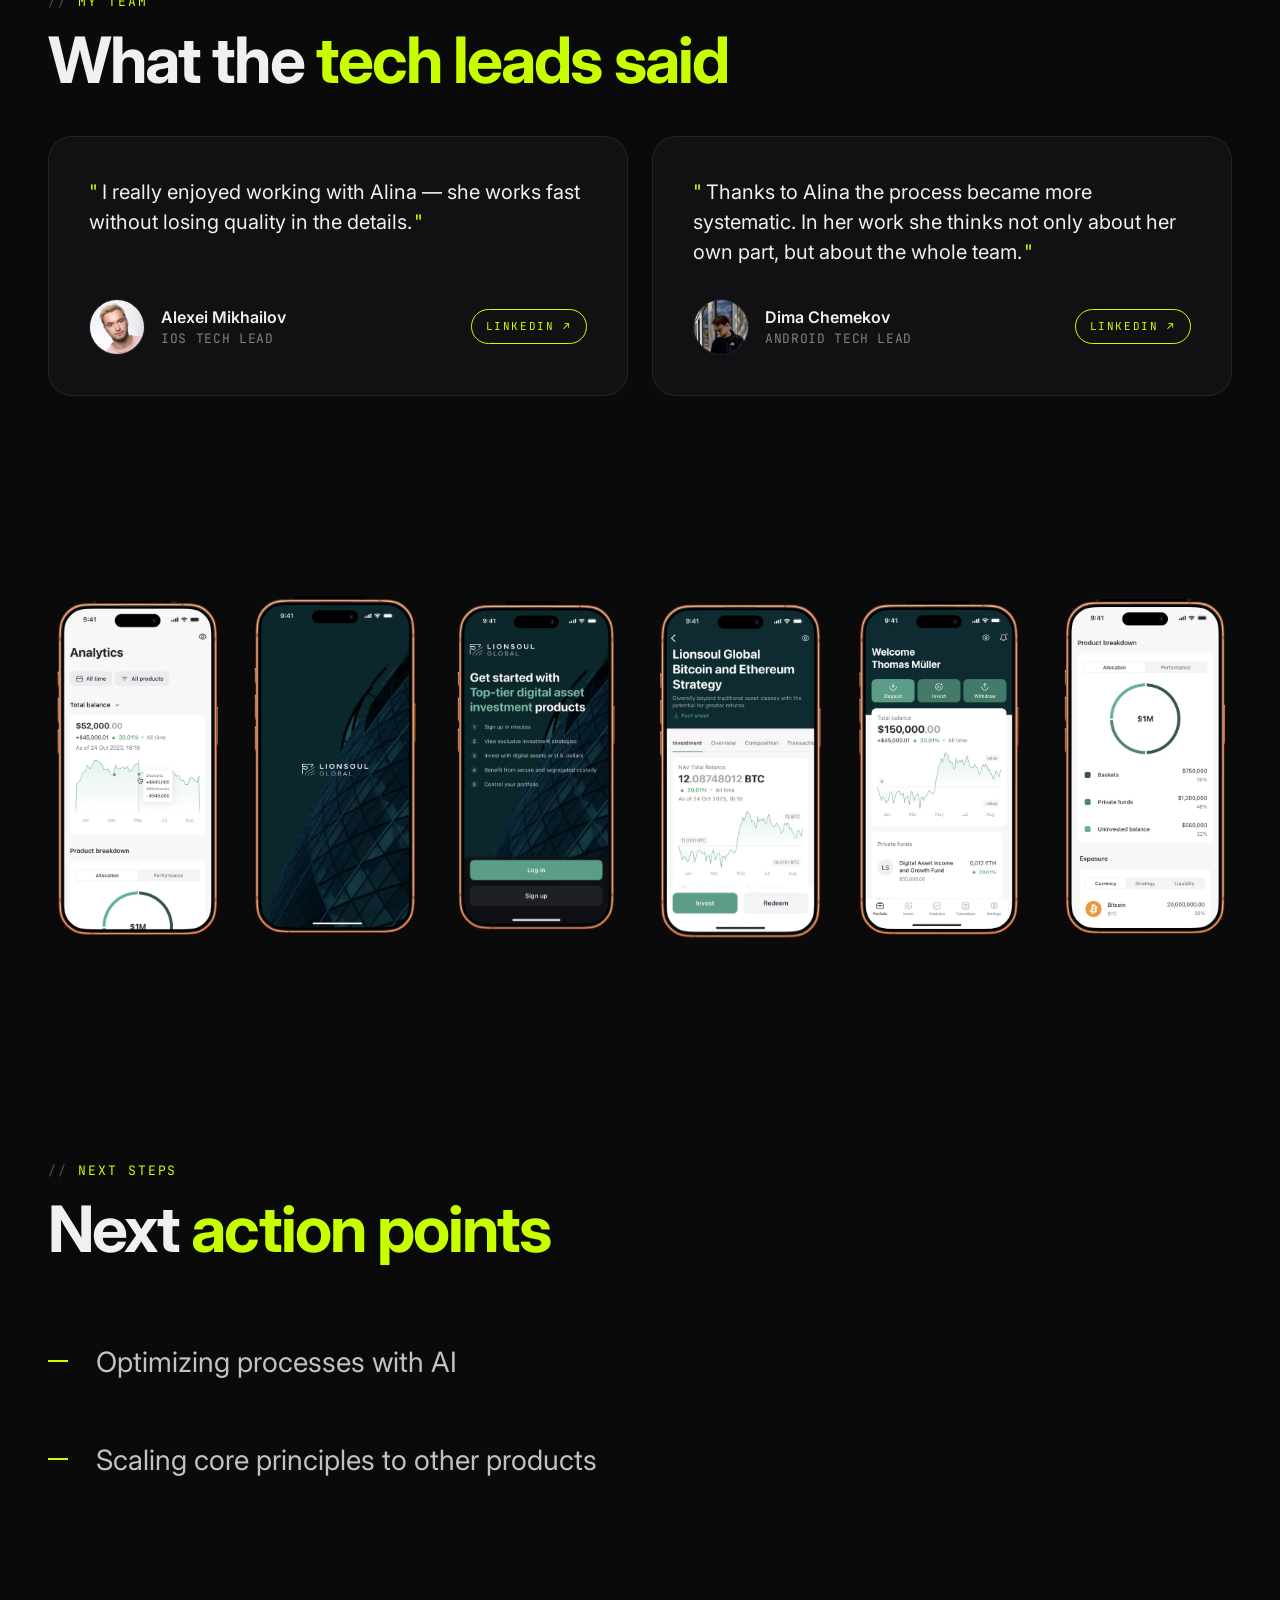
<file: lionsoul/index.html>
<!DOCTYPE html>
<html lang="en">
<head>
<meta charset="UTF-8">
<meta name="viewport" content="width=device-width, initial-scale=1.0, viewport-fit=cover">
<title>Lionsoul Global — Case Study</title>
<meta name="description" content="Product design case study by Alina Mamina. Mobile-first investment platform for high net worth individuals: app released in 3 months, time-to-market cut from 6 to 2 weeks.">
<meta name="author" content="Alina Mamina">
<meta property="og:type" content="article">
<meta property="og:title" content="Lionsoul Global — Invest App Case Study">
<meta property="og:description" content="Mobile-first investment platform for high net worth individuals: released in 3 months, design system cut time-to-market from 6 to 2 weeks.">
<meta property="og:image" content="https://alinamamina-design.github.io/portfolio/covers/Invest%20app%20for%20high%20net%20worth%20individuals.png">
<meta property="og:url" content="https://alinamamina-design.github.io/portfolio/lionsoul/">
<meta name="twitter:card" content="summary_large_image">
<meta name="theme-color" content="#0a0a0a">
<link rel="icon" type="image/svg+xml" href="../assets/favicon.svg">
<link rel="preconnect" href="https://fonts.googleapis.com">
<link rel="preconnect" href="https://fonts.gstatic.com" crossorigin>
<link href="https://fonts.googleapis.com/css2?family=Inter:wght@300;400;500;600;700;800&family=JetBrains+Mono:wght@400;500;700&display=swap" rel="stylesheet">
<link rel="stylesheet" href="case-study.css?v=8">
<script>document.documentElement.classList.add('js')</script>
</head>
<body>

<!-- ── Nav ── -->
<nav class="nav">
  <a class="nav-logo" href="../">Alina Mamina</a>
  <button class="nav-burger" aria-label="Open menu" aria-expanded="false"
    onclick="document.body.classList.toggle('menu-open');this.setAttribute('aria-expanded',document.body.classList.contains('menu-open'));">
    <span></span><span></span><span></span>
  </button>
  <ul class="nav-links">
    <li><a href="../">Home</a></li>
    <li><a href="../about.html">About</a></li>
  </ul>
</nav>

<!-- ═══ HERO ═══ -->
<section class="hero">
  <div class="bg-glow"></div>
  <h1 class="hero-title">Lionsoul <span class="highlight">Global</span></h1>
  <p class="hero-subtitle">Mobile-first investment platform for high net worth individuals</p>
  <div class="hero-phones">
    <div class="iphone iphone-side">
      <div class="iphone-screen">
        <img src="images/phone-1.webp" alt="Portfolio" width="896" height="1808">
      </div>
    </div>
    <div class="iphone iphone-center">
      <div class="iphone-screen">
        <img src="images/phone-2.webp" alt="Welcome" loading="lazy" decoding="async" width="884" height="1810">
      </div>
    </div>
    <div class="iphone iphone-side">
      <div class="iphone-screen">
        <img src="images/phone-3.webp" alt="Analytics" loading="lazy" decoding="async" width="880" height="1804">
      </div>
    </div>
  </div>
</section>

<div class="divider"></div>

<!-- ═══ ABOUT ═══ -->
<section>
  <div class="container">
    <div class="about-grid">
      <div class="about-left">
        <div class="section-label">About</div>
        <h2 class="section-title reveal">The UK financial company with its investment <span class="highlight">products</span></h2>
        <div class="about-meta">
          <div class="meta-row">
            <span class="meta-label">Stage</span>
            <span class="meta-value">Market entry</span>
          </div>
          <div class="meta-row">
            <span class="meta-label">Users</span>
            <span class="meta-value">High net worth individuals</span>
          </div>
          <div class="meta-row">
            <span class="meta-label">Markets</span>
            <span class="meta-value">EU, UK & US</span>
          </div>
        </div>
        <a class="about-website meta-link" href="https://lionsoul.com/" target="_blank" rel="noopener">lionsoul.com <span class="meta-link-arrow">↗</span></a>
      </div>
      <div class="about-image reveal">
        <img src="images/image 2.webp" alt="London at night" loading="lazy" decoding="async" width="780" height="1040">
      </div>
    </div>
  </div>
</section>

<!-- ═══ ROLE ═══ -->
<section style="padding-top:60px;">
  <div class="container">
    <div class="role-banner reveal">
      <p class="role-text">I was assigned to build the mobile app to make the business mobile-first</p>
      <p class="role-sub"><strong>My role:</strong> the only designer on the product, also taking on part of the project manager's responsibilities</p>
    </div>
  </div>
</section>

<div class="divider" style="max-width:1280px; margin:0 auto;"></div>

<!-- ═══ PRODUCT CONTEXT ═══ -->
<section>
  <div class="container">
    <div class="context-grid">
      <div>
        <div class="section-label">Context</div>
        <h2 class="section-title reveal">Product <span class="highlight">context</span></h2>
        <div class="context-list">
          <div class="context-item reveal">
            <span class="idx">01</span>
            the pre-release app
          </div>
          <div class="context-item reveal">
            <span class="idx">02</span>
            lack of a design system
          </div>
          <div class="context-item reveal">
            <span class="idx">03</span>
            long time-to-market
          </div>
        </div>
      </div>
      <div class="context-phone reveal">
        <img src="images/context-dashboard.webp?v=1" alt="Lionsoul pre-release app dashboard" loading="lazy" decoding="async" width="896" height="1808" style="width:100%; height:auto; display:block; aspect-ratio:896/1808;">
      </div>
    </div>
  </div>
</section>

<!-- ═══ CHALLENGES ═══ -->
<section>
  <div class="container">
    <div class="section-label">Challenges</div>
    <h2 class="section-title reveal">What we needed<br>to <span class="highlight">solve</span></h2>
    <div class="challenges-grid">
      <div class="challenge-card reveal">
        <div class="challenge-num">01</div>
        <div class="challenge-title">Release the app<br>to the stores</div>
        <div class="challenge-desc">Deadline: 3 months</div>
      </div>
      <div class="challenge-card reveal">
        <div class="challenge-num">02</div>
        <div class="challenge-title">Reduce<br>time-to-market</div>
        <div class="challenge-desc">Through change the design system and processes</div>
      </div>
    </div>
  </div>
</section>

<div class="divider" style="max-width:1280px; margin:0 auto;"></div>

<!-- ═══ STRATEGY ═══ -->
<section>
  <div class="container">
    <div class="section-label">Strategy</div>
    <h2 class="section-title reveal">My <span class="highlight">approach</span></h2>

    <div class="strategy-block reveal">
      <div class="strategy-label">Goal #1</div>
      <div class="strategy-text">Reduce time-to-market → release faster, stay scalable, save costs</div>
    </div>
    <div class="strategy-block reveal">
      <div class="strategy-label">How</div>
      <div class="strategy-text">Build a code-oriented, scalable design system based on clean design principles</div>
    </div>

  </div>
</section>

<!-- ═══ OUTCOMES ═══ -->
<section>
  <div class="container">
    <div class="section-label">Outcomes</div>
    <h2 class="section-title reveal">What we <span class="highlight">achieved</span></h2>
    <div class="challenges-grid">
      <div class="challenge-card reveal">
        <div class="challenge-num">01</div>
        <div class="challenge-title">Released the app<br>to the stores</div>
        <div class="challenge-desc">Delivered within the 3-month deadline</div>
        <div style="margin-top:24px; border-radius:12px; overflow:hidden;">
          <img src="images/image 5.webp" alt="App Store" style="width:100%; height:auto; display:block;" loading="lazy" decoding="async" width="500" height="505">
        </div>
      </div>
      <div class="challenge-card reveal">
        <div class="challenge-num">02</div>
        <div class="challenge-title">Time-to-market<br>improved</div>
        <div class="challenge-desc">Through change the design system and processes</div>
        <div class="ttm-stat">
          <div class="ttm-bar before">
            <div class="ttm-bar-head"><span class="ttm-bar-label">Before · Withdrawal flow</span><span class="ttm-bar-val">6 weeks</span></div>
            <div class="ttm-bar-track"><div class="ttm-bar-fill"></div></div>
          </div>
          <div class="ttm-bar after">
            <div class="ttm-bar-head"><span class="ttm-bar-label">After · MFA flow</span><span class="ttm-bar-val">2 weeks</span></div>
            <div class="ttm-bar-track"><div class="ttm-bar-fill"></div></div>
          </div>
          <div class="ttm-note">Measured by comparing an average flow we built before (Withdrawal flow, KYC, KYB, Individual Sign In flow, Individual Sign Up flow) against a flow built after the new system (MFA flow, Invest flow, Top Up flow, Entity Sign In flow, Entity Sign Up flow).</div>
        </div>
      </div>
    </div>
  </div>
</section>

<div class="divider" style="max-width:1280px; margin:0 auto;"></div>

<!-- ═══ WHAT'S BEHIND ═══ -->
<section>
  <div class="container">
    <div class="section-label">Process</div>
    <h2 class="section-title reveal">What's behind <span class="highlight">this?</span></h2>

    <div class="behind-item reveal">
      <div class="behind-header">
        <div class="behind-title"><span class="num">01</span> Information architecture refactoring</div>
      </div>
      <p class="behind-desc">I gathered the business requirements from stakeholders, studied the market, and together with the team we built the following information architecture.</p>
      <div class="behind-img">
        <img src="images/image 6.webp" alt="Information Architecture" loading="lazy" decoding="async" width="1600" height="1943">
      </div>
    </div>

    <div class="behind-item reveal">
      <div class="behind-header">
        <div class="behind-title"><span class="num">02</span> New user flows</div>
        <span class="behind-link">Example</span>
      </div>
      <p class="behind-desc">Then, one by one, I created flowcharts for the key user flows.</p>
      <div class="behind-img">
        <img src="images/user-flow.webp" alt="User flows" loading="lazy" decoding="async" width="8766" height="3247">
      </div>
    </div>

    <div class="behind-item reveal">
      <div class="behind-header">
        <div class="behind-title"><span class="num">03</span> New layouts</div>
        <span class="behind-link">Example</span>
      </div>
      <p class="behind-desc">Following the flowcharts, I designed the screens — everything discussed and aligned with managers, analysts, and developers.</p>
      <div class="behind-img" style="margin-bottom:24px;">
        <img src="images/adding-wallet.webp" alt="Adding a new wallet — layouts" loading="lazy" decoding="async" width="7090" height="5225">
      </div>
      <div class="behind-img" style="margin-bottom:24px;">
        <img src="images/withdrawal-flow.webp" alt="Withdrawal flow — layouts" loading="lazy" decoding="async" width="9455" height="5175">
      </div>
      <div class="behind-img">
        <img src="images/mfa.webp" alt="MFA flow — layouts" loading="lazy" decoding="async" width="7654" height="5973">
      </div>
    </div>

    <div class="behind-item reveal">
      <div class="behind-header">
        <div class="behind-title"><span class="num">04</span> New components</div>
        <span class="behind-link">Example</span>
      </div>
      <p class="behind-desc">Along the way, new components were built for the design system — together with the developers.</p>
      <div class="behind-row">
        <div class="behind-img"><img src="images/components-1.webp" alt="Components — example 1" loading="lazy" decoding="async" width="1514" height="1380"></div>
        <div class="behind-img"><img src="images/components-2.webp" alt="Components — example 2" loading="lazy" decoding="async" width="1380" height="910"></div>
      </div>
    </div>
  </div>
</section>

<!-- ═══ BUT... ═══ -->
<section class="dramatic">
  <div class="dramatic-big reveal">But...</div>
  <div class="dramatic-reveal reveal">
    ...this is just the <span class="pop">tip</span> of the iceberg
  </div>
  <div class="scroll-arrow" aria-hidden="true">
    <svg viewBox="0 0 24 24" fill="none" stroke="currentColor" stroke-width="1.5" stroke-linecap="round" stroke-linejoin="round">
      <path d="M12 4v16M5 13l7 7 7-7"/>
    </svg>
  </div>
</section>

<!-- ═══ ICEBERG ═══ -->
<section class="iceberg-section">
  <div class="container">
    <div class="iceberg reveal">
      <div class="tip">
        <div class="tip-item">Architecture</div>
        <div class="arrow">↓</div>
        <div class="tip-item">User flows</div>
        <div class="arrow">↓</div>
        <div class="tip-item">Layouts</div>
        <div class="arrow">↓</div>
        <div class="tip-item">Components</div>
      </div>
      <div class="waterline"></div>
      <div class="mass">
        <div class="mass-grid">
          <span class="mass-item">Multi-platform token system</span>
          <span class="mass-item">Platform mode</span>
          <span class="mass-item">Accessibility standards</span>
          <span class="mass-item">Agreed naming with devs</span>
          <span class="mass-item">Color palette</span>
          <span class="mass-item">Typography scale</span>
          <span class="mass-item">Spacing &amp; grid system</span>
          <span class="mass-item">Icon library</span>
          <span class="mass-item">Motion principles</span>
          <span class="mass-item">Component states &amp; variants</span>
          <span class="mass-item">Dark / light theming</span>
          <span class="mass-item">Localization</span>
          <span class="mass-item">Documentation</span>
          <span class="mass-item">Agreed layer &amp; project structure with devs</span>
          <span class="mass-item">Design QA &amp; review process</span>
          <span class="mass-item">Versioning &amp; changelog</span>
          <span class="mass-item">Handoff rituals</span>
          <span class="mass-item">New processes</span>
        </div>
      </div>
    </div>
  </div>
</section>

<!-- ═══ PHOTO GRID ═══ -->
<section style="padding-top:0;">
  <div class="container">
    <div class="photo-grid">
      <div class="photo-grid-tall grid-img reveal">
        <img src="images/image 11.webp" alt="London Gherkin" loading="lazy" decoding="async" width="1220" height="1802">
      </div>
      <div class="grid-img reveal">
        <img src="images/image 12.webp" alt="Lionsoul Global plaque" loading="lazy" decoding="async" width="1140" height="558">
      </div>
      <div class="grid-img reveal">
        <img src="images/image 13.webp" alt="Team working" loading="lazy" decoding="async" width="1140" height="1204">
      </div>
    </div>
  </div>
</section>

<!-- ═══ TESTIMONIALS ═══ -->
<section>
  <div class="container">
    <div class="section-label">My team</div>
    <h2 class="section-title reveal">What the <span class="highlight">tech leads said</span></h2>
    <div class="testimonials-grid">
      <div class="testimonial-card reveal">
        <p class="testimonial-quote">I really enjoyed working with Alina — she works fast without losing quality in the details.</p>
        <div class="testimonial-author">
          <img class="testimonial-photo" src="images/lead-ios.jpeg" alt="Alexei Mikhailov" loading="lazy" decoding="async" width="640" height="640">
          <div class="testimonial-info">
            <div class="testimonial-name">Alexei Mikhailov</div>
            <div class="testimonial-role">iOS Tech Lead</div>
          </div>
          <a class="testimonial-link" href="https://www.linkedin.com/in/mikhailoval/" target="_blank" rel="noopener">LinkedIn ↗</a>
        </div>
      </div>
      <div class="testimonial-card reveal">
        <p class="testimonial-quote">Thanks to Alina the process became more systematic. In her work she thinks not only about her own part, but about the whole team.</p>
        <div class="testimonial-author">
          <img class="testimonial-photo" src="images/lead-android.jpeg" alt="Dima Chemekov" loading="lazy" decoding="async" width="640" height="640">
          <div class="testimonial-info">
            <div class="testimonial-name">Dima Chemekov</div>
            <div class="testimonial-role">Android Tech Lead</div>
          </div>
          <a class="testimonial-link" href="https://www.linkedin.com/in/d-chemekov/" target="_blank" rel="noopener">LinkedIn ↗</a>
        </div>
      </div>
    </div>
  </div>
</section>

<!-- ═══ HOW ARE THINGS NOW ═══ -->
<!-- ═══ FINAL MOCKUP ═══ -->
<section class="final-mockup">
  <div class="screens-row reveal">
    <img src="images/screen-1.webp" alt="Analytics — Lionsoul strategy" loading="lazy" decoding="async" width="928" height="1854">
    <img src="images/screen-2.webp" alt="Splash screen" loading="lazy" decoding="async" width="962" height="1876">
    <img src="images/screen-3.webp" alt="Get started" loading="lazy" decoding="async" width="988" height="1896">
    <img src="images/screen-4.webp" alt="Strategy detail" loading="lazy" decoding="async" width="964" height="1870">
    <img src="images/screen-5.webp" alt="Welcome Thomas Müller" loading="lazy" decoding="async" width="972" height="1868">
    <img src="images/screen-6.webp" alt="Product question" loading="lazy" decoding="async" width="966" height="1868">
  </div>
</section>

<section>
  <div class="container">
    <div class="section-label">Next steps</div>
    <h2 class="section-title reveal">Next <span class="highlight">action points</span></h2>
    <div class="current-list">
      <div class="current-item reveal">Optimizing processes with AI</div>
      <div class="current-item reveal">Scaling core principles to other products</div>
    </div>
  </div>
</section>




<script>
const obs = new IntersectionObserver((entries) => {
  entries.forEach(e => {
    if (e.isIntersecting) {
      e.target.classList.add('visible');
      e.target.querySelectorAll('.time-bar-fill').forEach(b => b.classList.add('animate'));
    }
  });
}, { threshold: 0.1, rootMargin: '0px 0px -40px 0px' });

document.querySelectorAll('.reveal').forEach(el => obs.observe(el));

const barObs = new IntersectionObserver((entries) => {
  entries.forEach(e => { if (e.isIntersecting) e.target.classList.add('animate'); });
}, { threshold: 0.5 });
document.querySelectorAll('.time-bar-fill').forEach(b => barObs.observe(b));
</script>

<!-- ════════ MORE CASES ════════ -->
<link rel="stylesheet" href="../assets/case-shared.css?v=2">
<style>.mc-end{--mc-glow1:rgba(200,255,0,0.16);--mc-glow2:rgba(200,255,0,0.06);--mc-title-c:rgba(200,255,0,0.16)}</style>

<div class="mc-end">
<section class="mc-section">
  <div class="mc-container">
    <div class="mc-head"><h2 class="mc-title">More cases</h2></div>
    <div class="mc-grid">
    <a class="mc-card" style="--mcc:#3d5afe" href="../hyperstudio/">
      <span class="mc-tag">EDUCATION · INTERNAL PRODUCT · WEB</span>
      <span class="mc-card-title">In-house admin for content creators</span>
      <span class="mc-cta">view case &rarr;</span>
      <img class="mc-cover" src="../covers/In-house admin for content creators.webp" alt="In-house admin for content creators" loading="lazy" decoding="async" width="501" height="384">
    </a>
    <a class="mc-card" style="--mcc:#f97316" href="../wasd/">
      <span class="mc-tag">ENTERTAINMENT · B2C · WEB · MOBILE APP</span>
      <span class="mc-card-title">Gamifying the Streamer Account</span>
      <span class="mc-cta">view case &rarr;</span>
      <img class="mc-cover" src="../covers/Gamifying the streamer account.webp" alt="Gamifying the Streamer Account" loading="lazy" decoding="async" width="525" height="378">
    </a>
    <a class="mc-card" style="--mcc:#D01648" href="../healthcare/">
      <span class="mc-tag">HEALTHCARE · B2C · MOBILE APP</span>
      <span class="mc-card-title">Health app for older adults</span>
      <span class="mc-cta">view case &rarr;</span>
      <img class="mc-cover" src="../covers/Health app for older adults.webp" alt="Health app for older adults" loading="lazy" decoding="async" width="510" height="396">
    </a>
    </div>
  </div>
</section>

<footer class="site-footer">
  <span>© 2026 Alina Mamina</span>
  <span>Designed &amp; built by me</span>
</footer>
</div>

<script src="../assets/case-shared.js" defer></script>
<script src="../assets/analytics.js?v=6" defer></script>
</body>
</html>
</file>
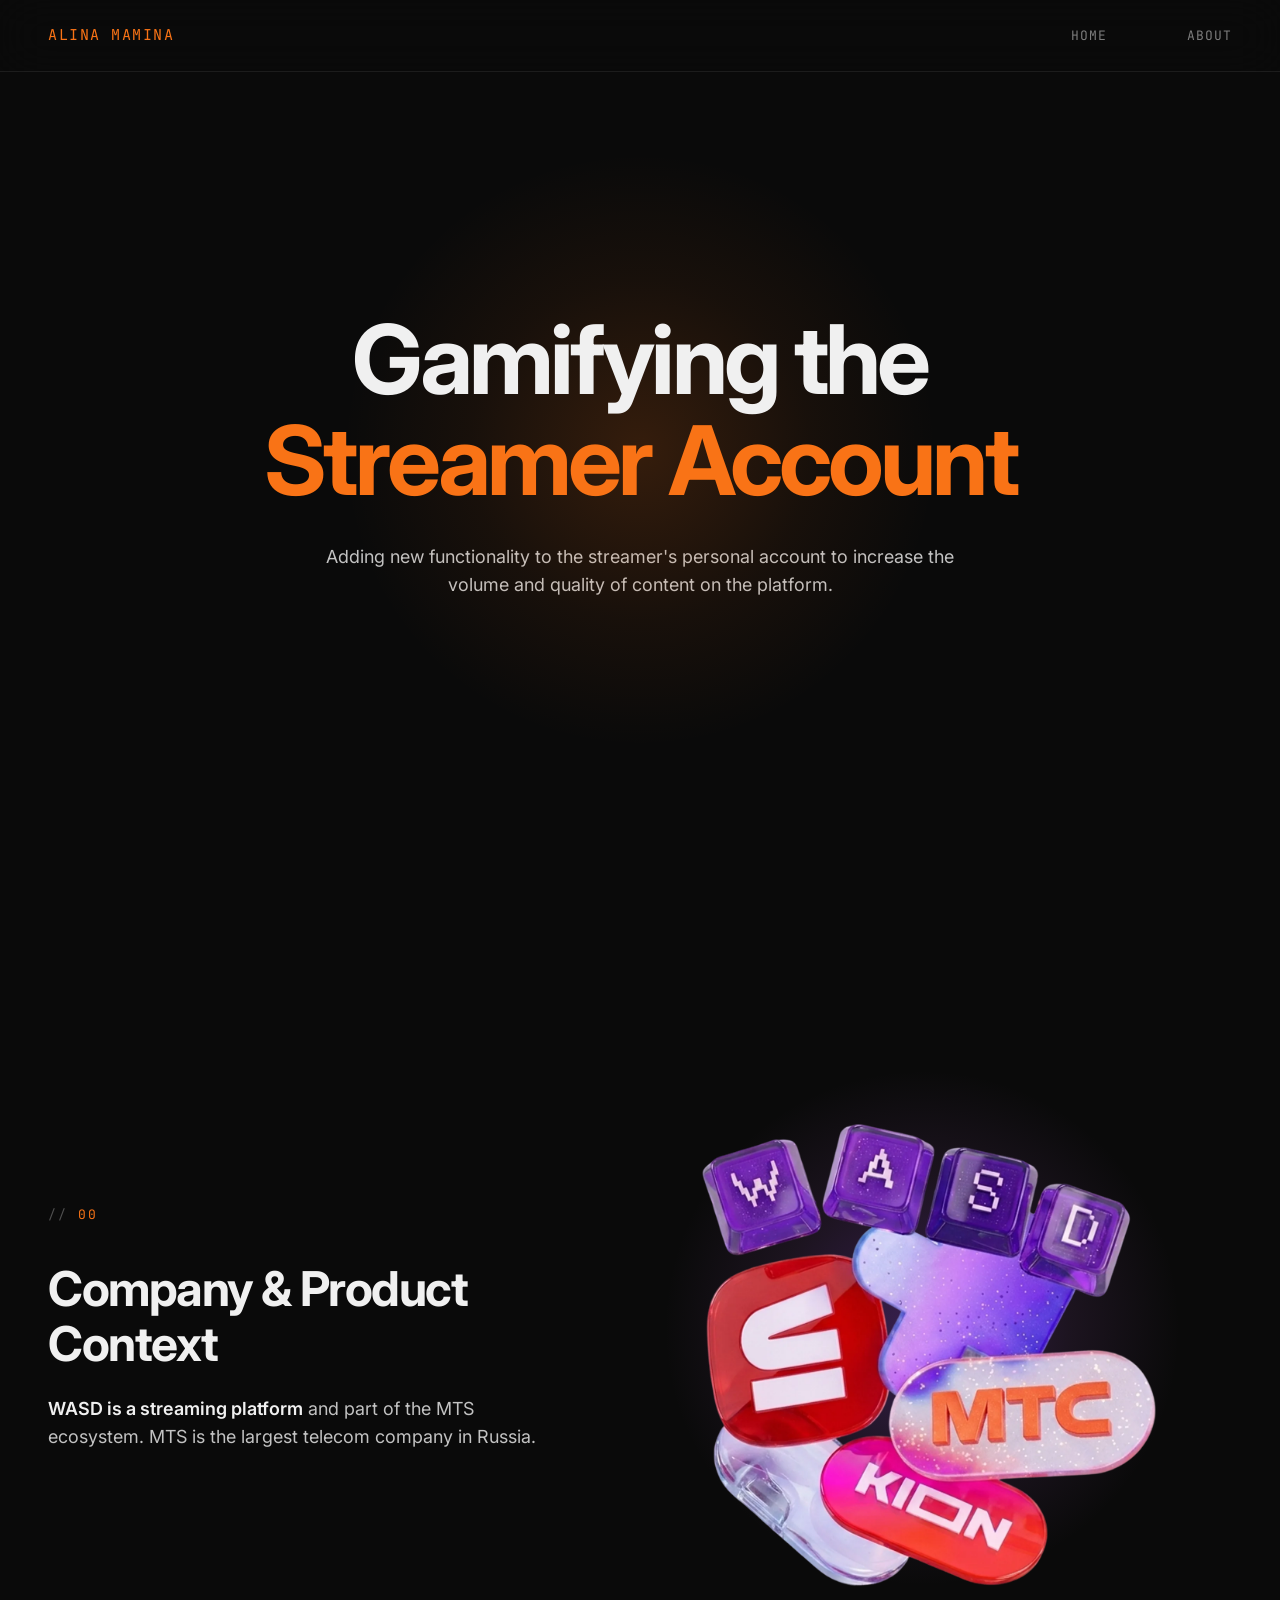
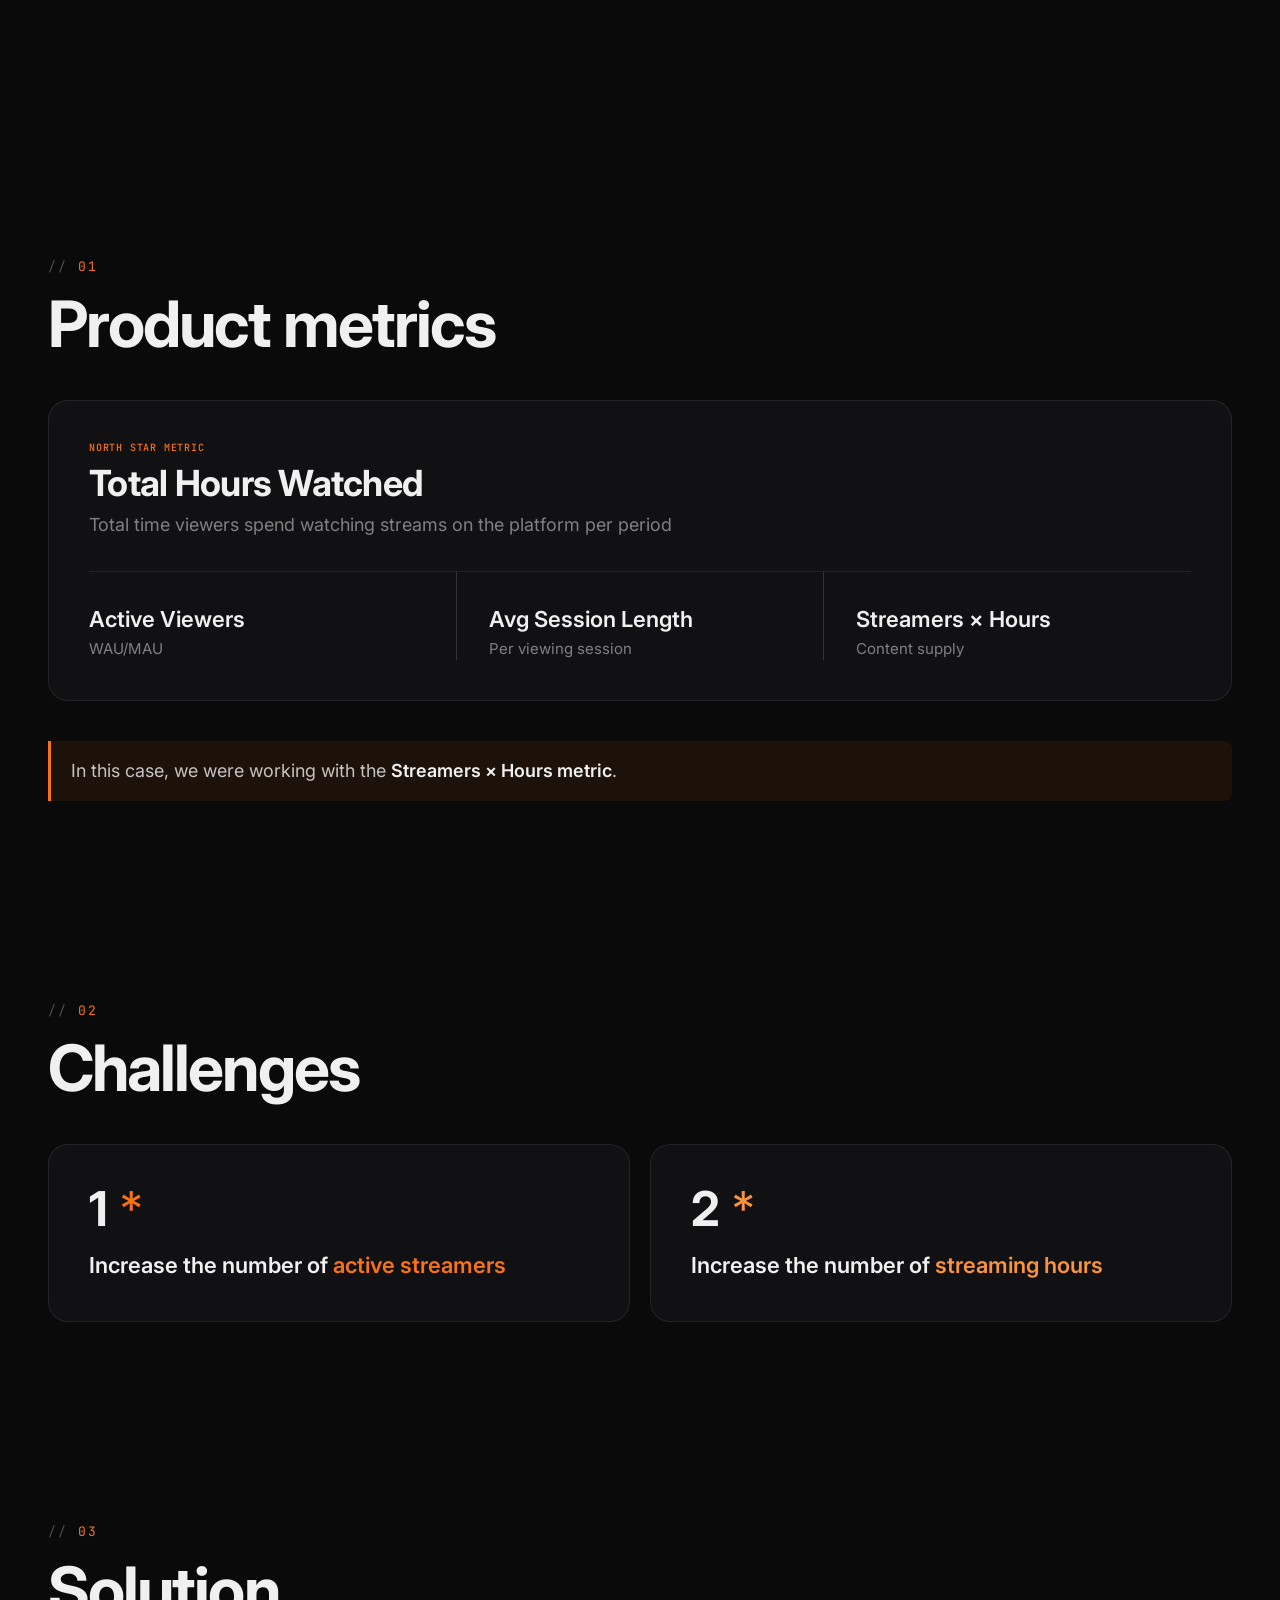
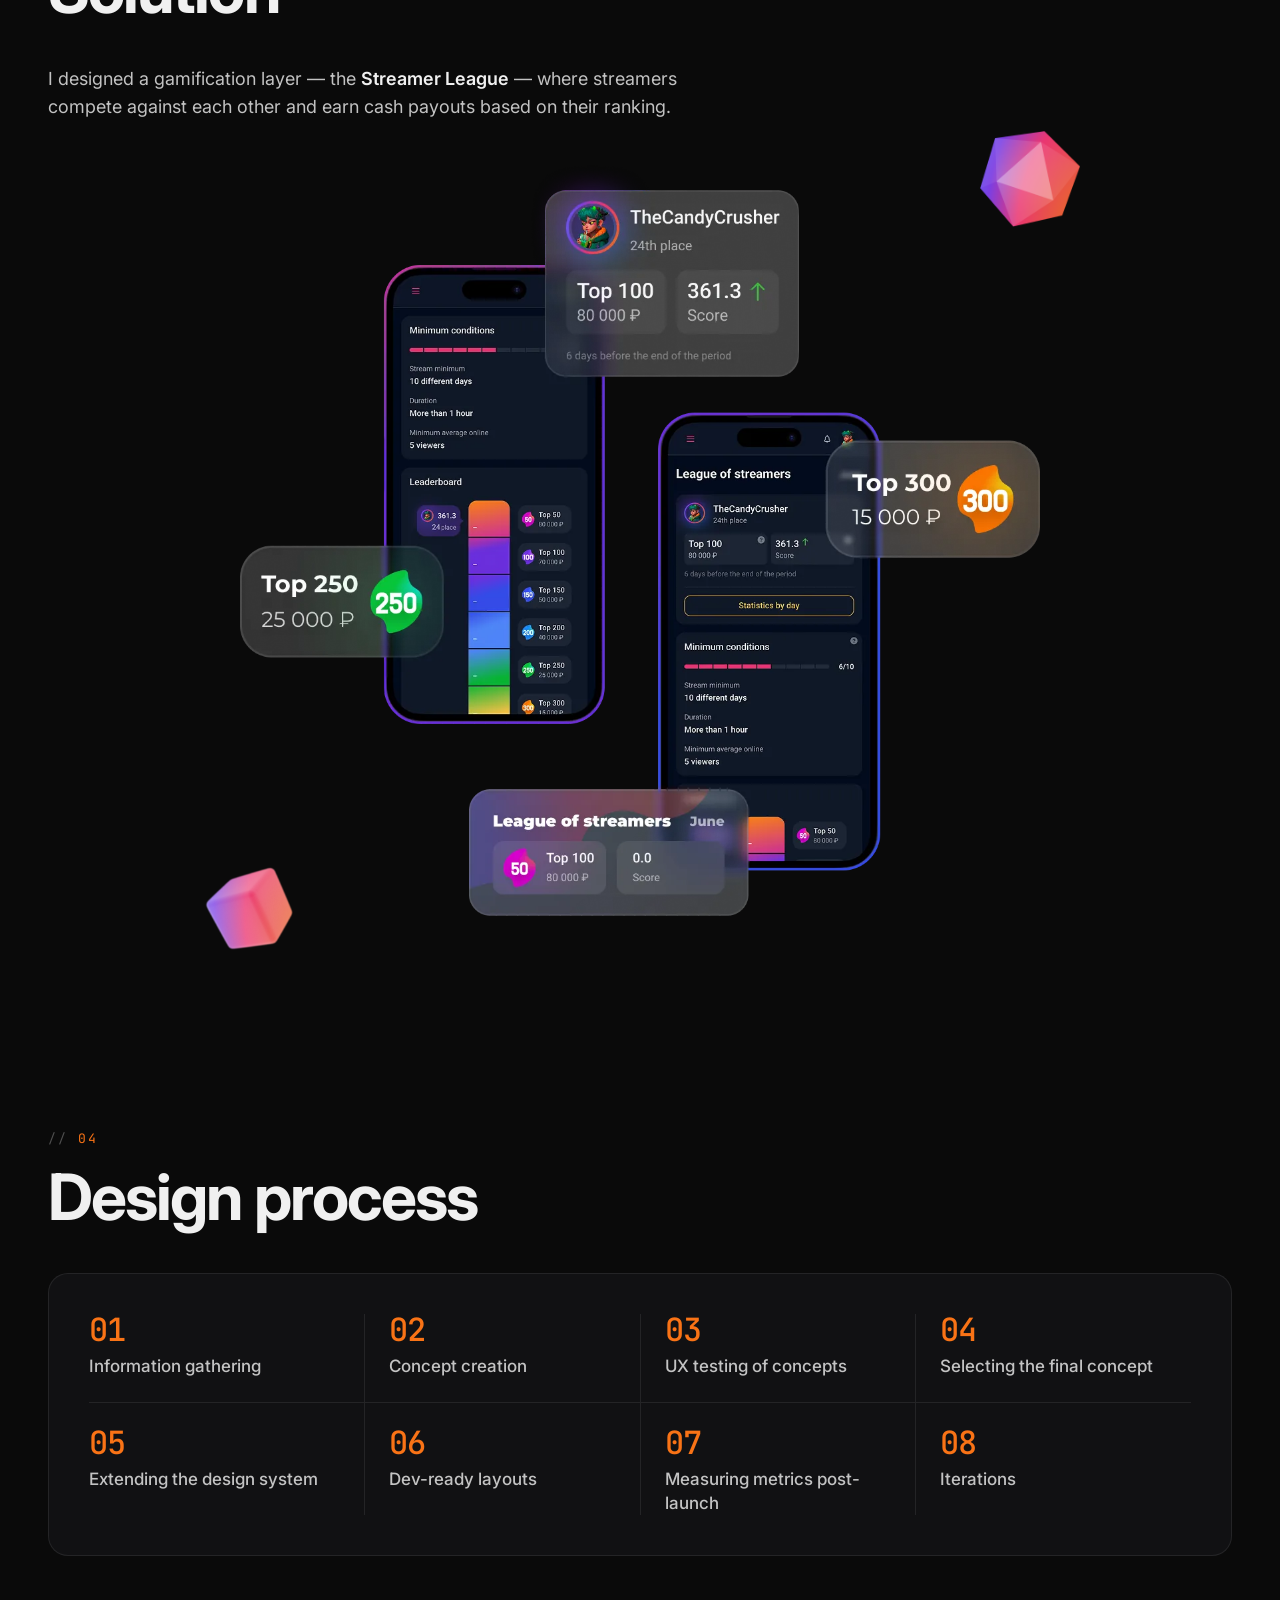
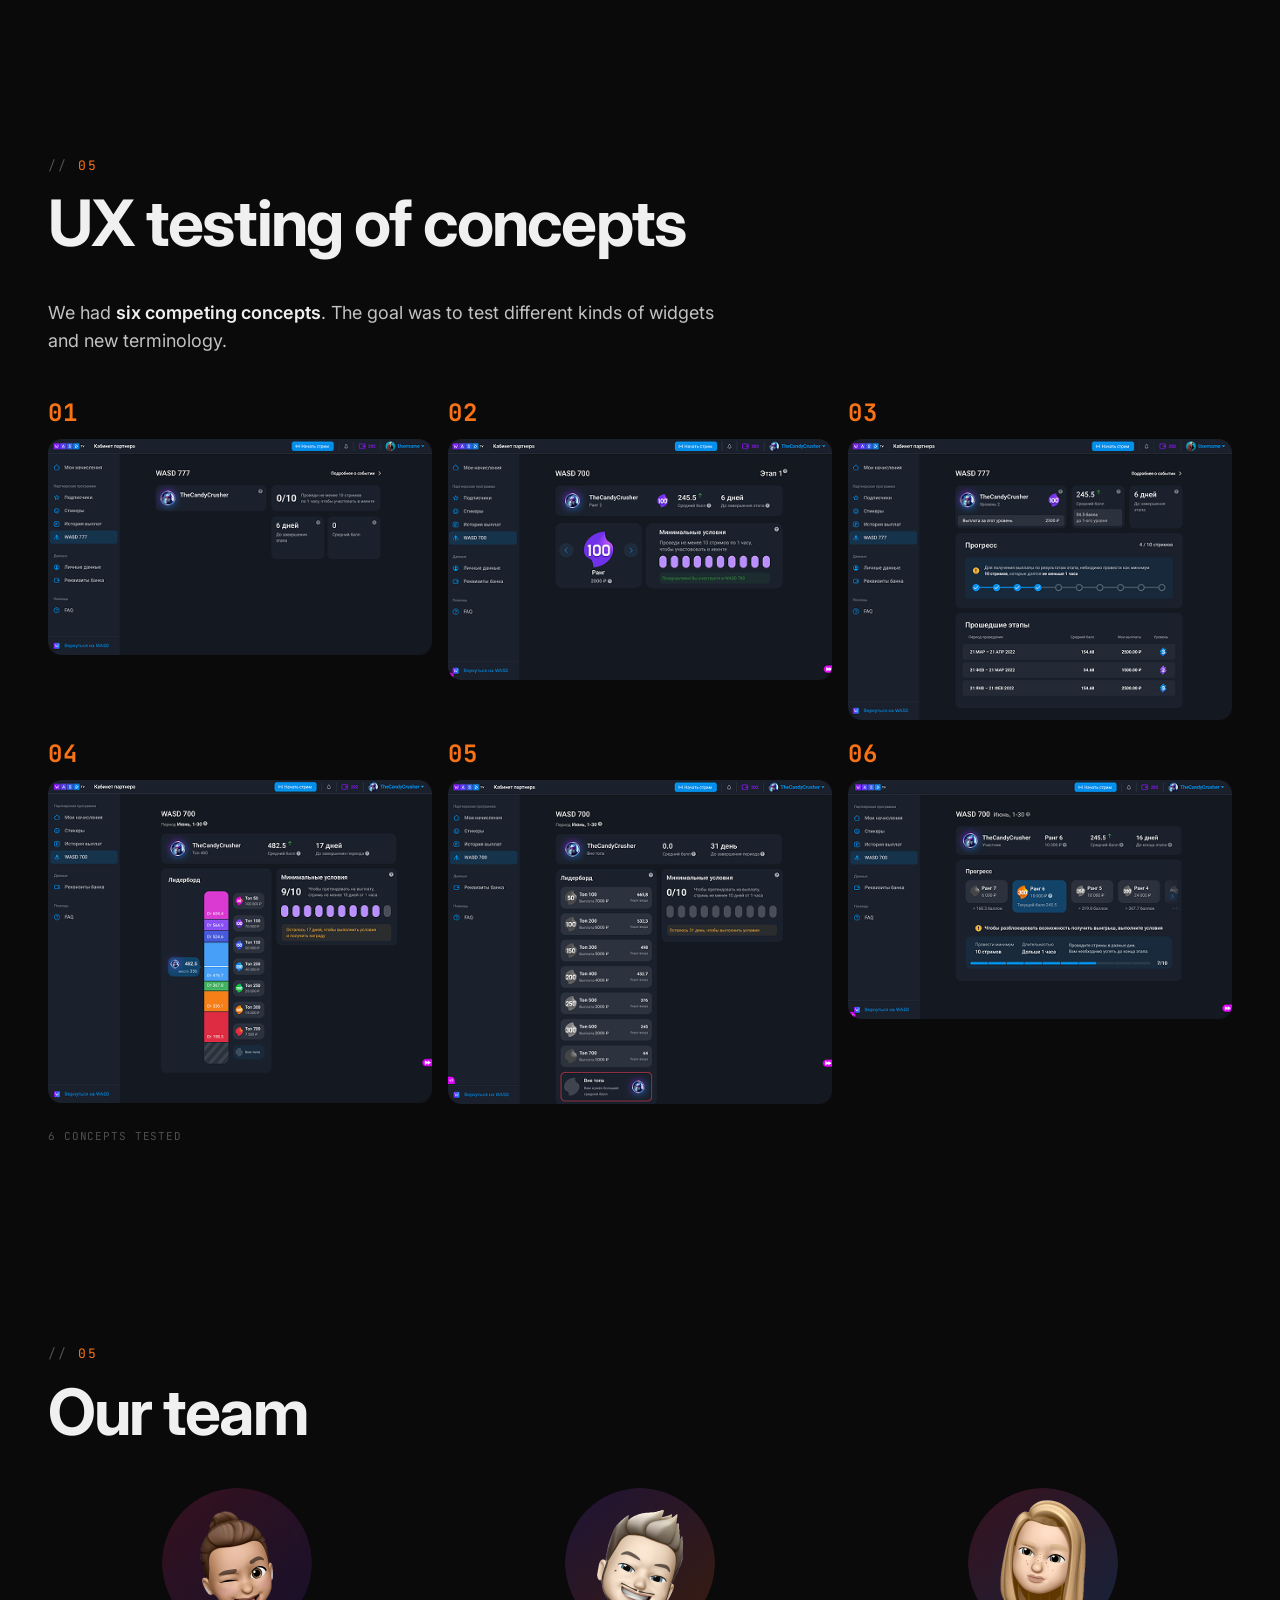
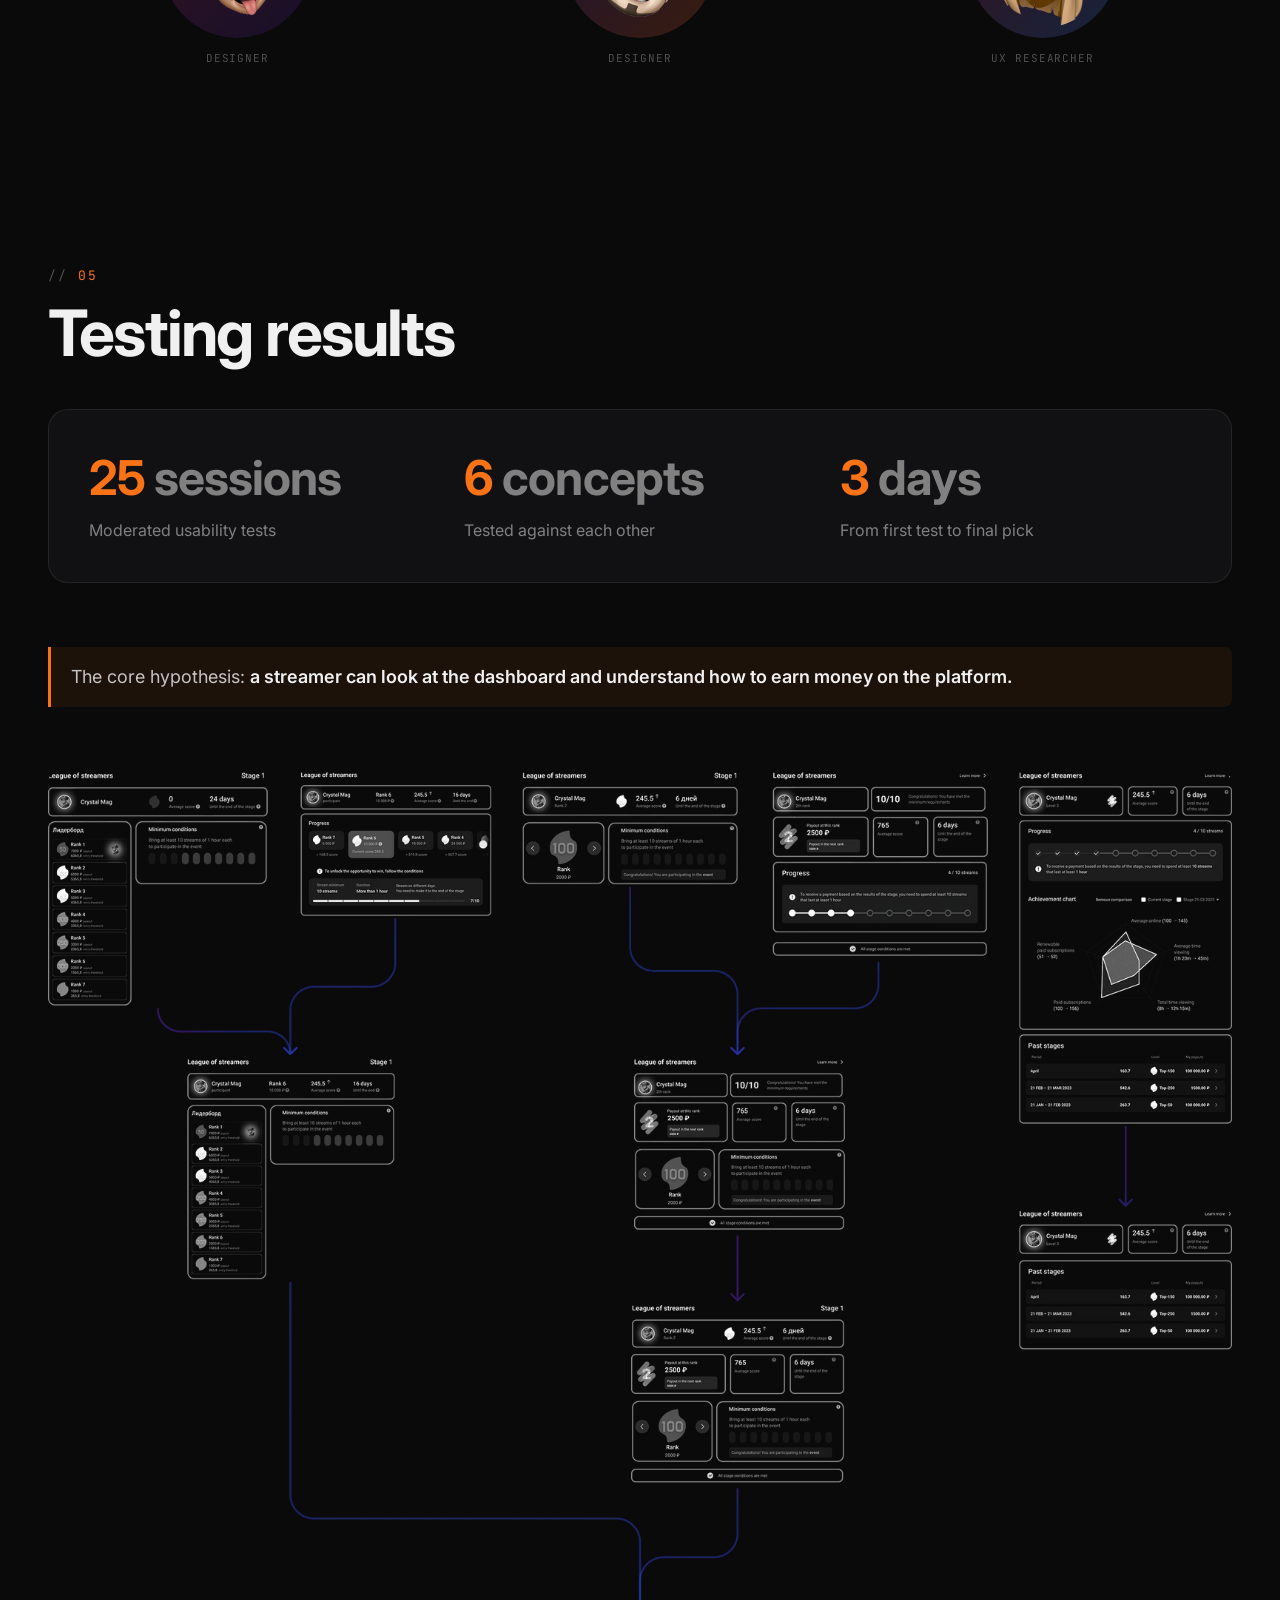
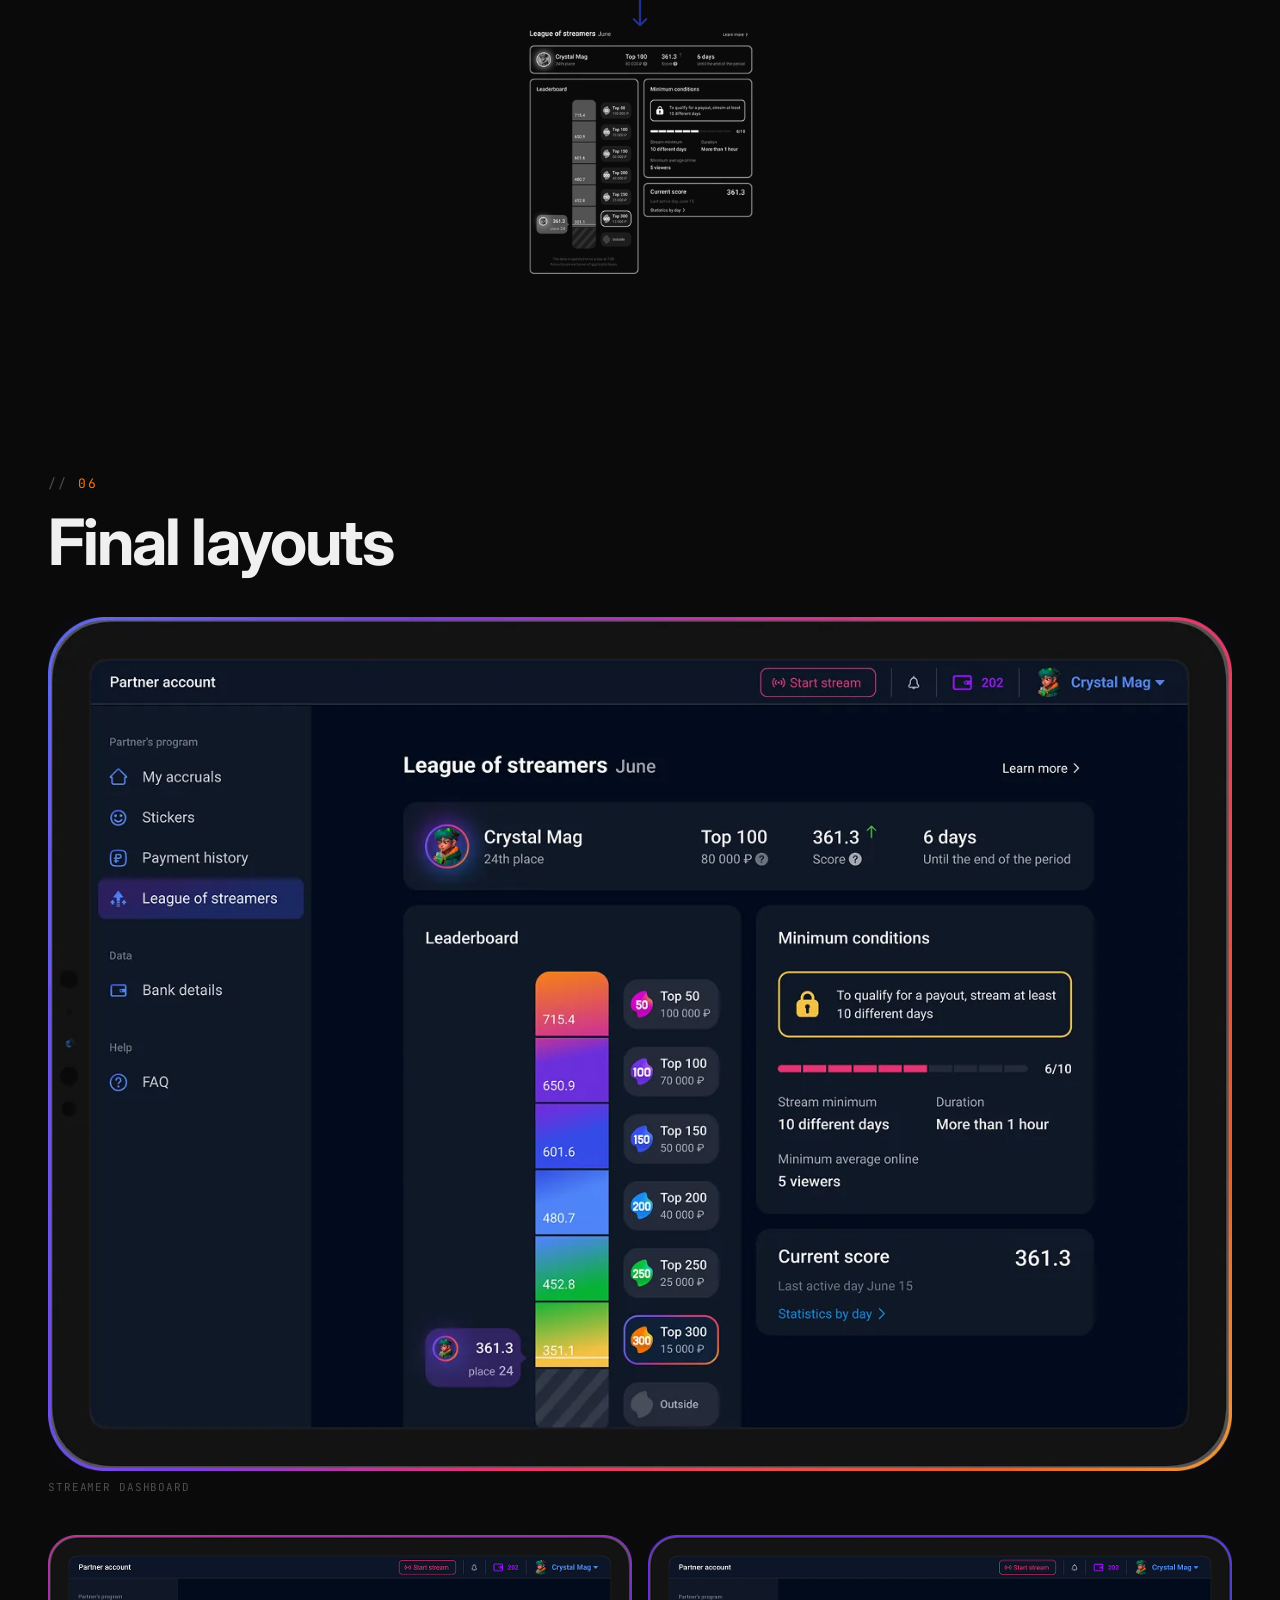
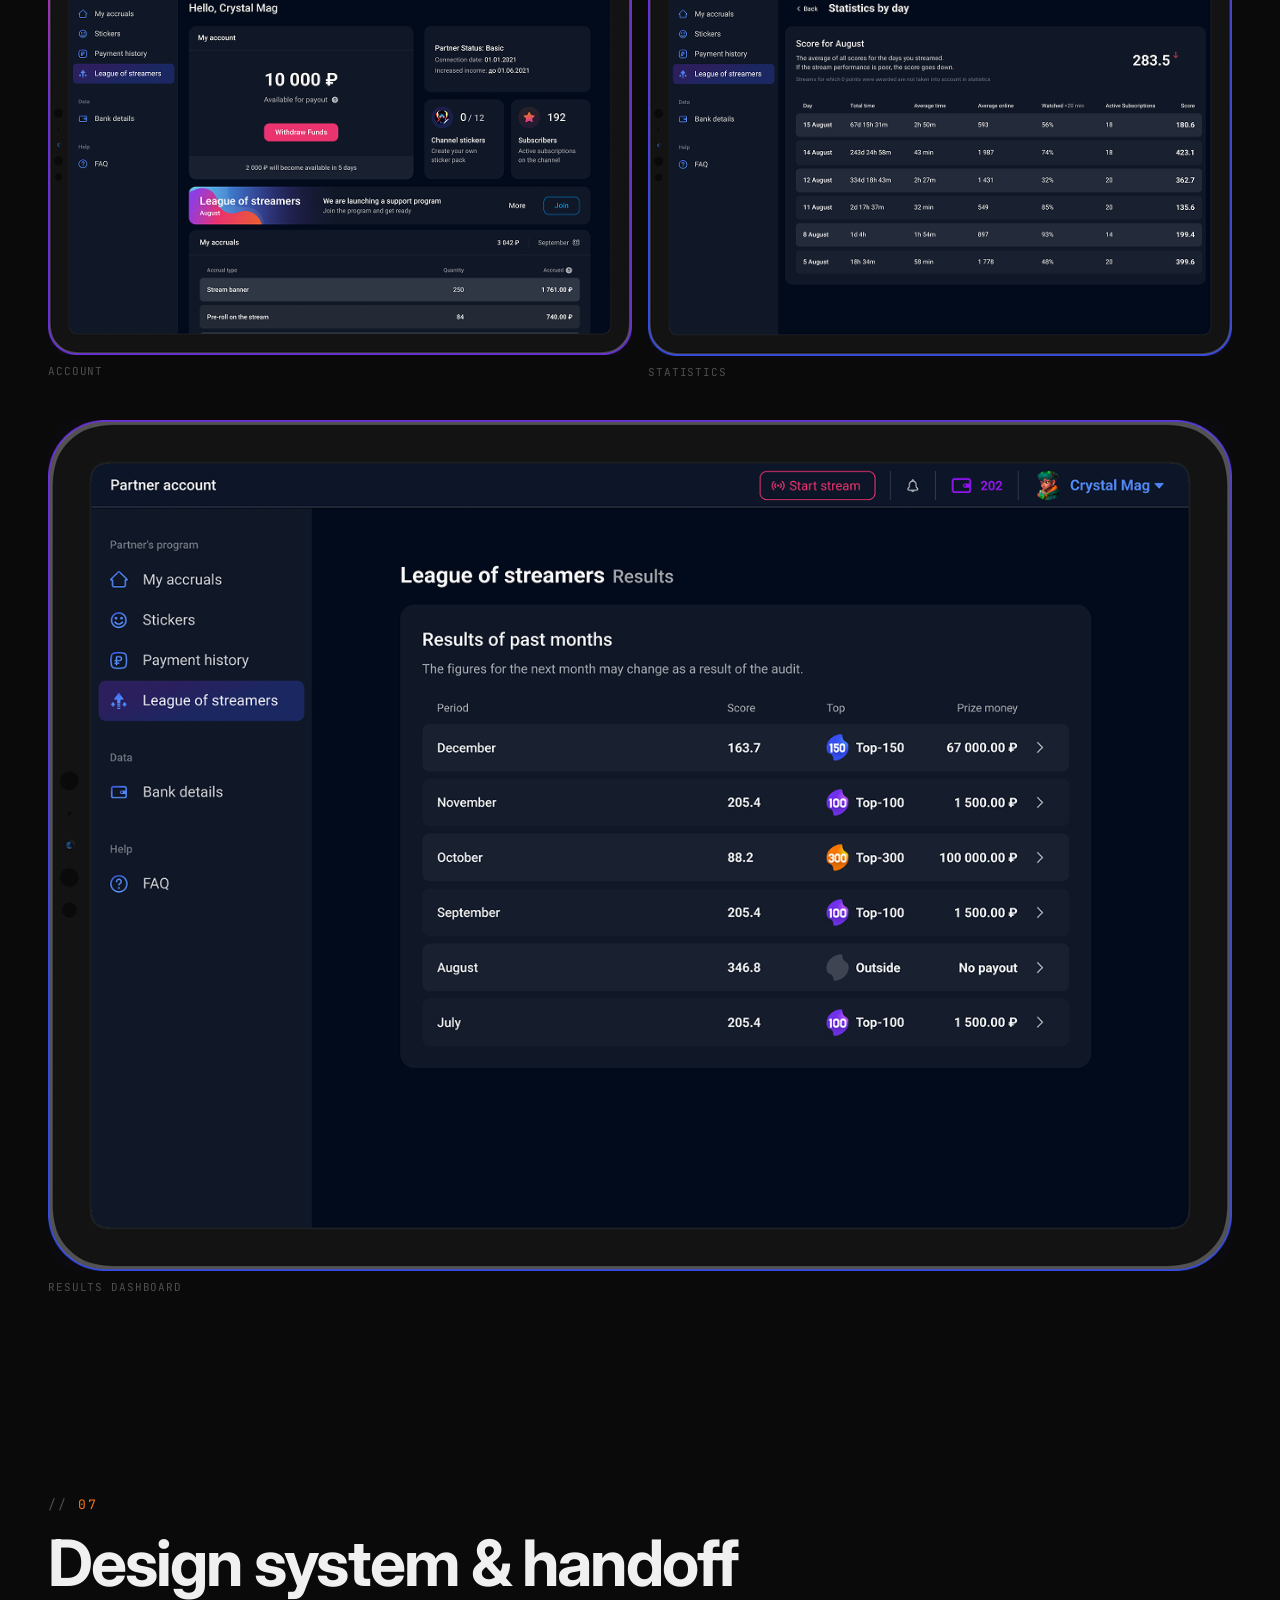
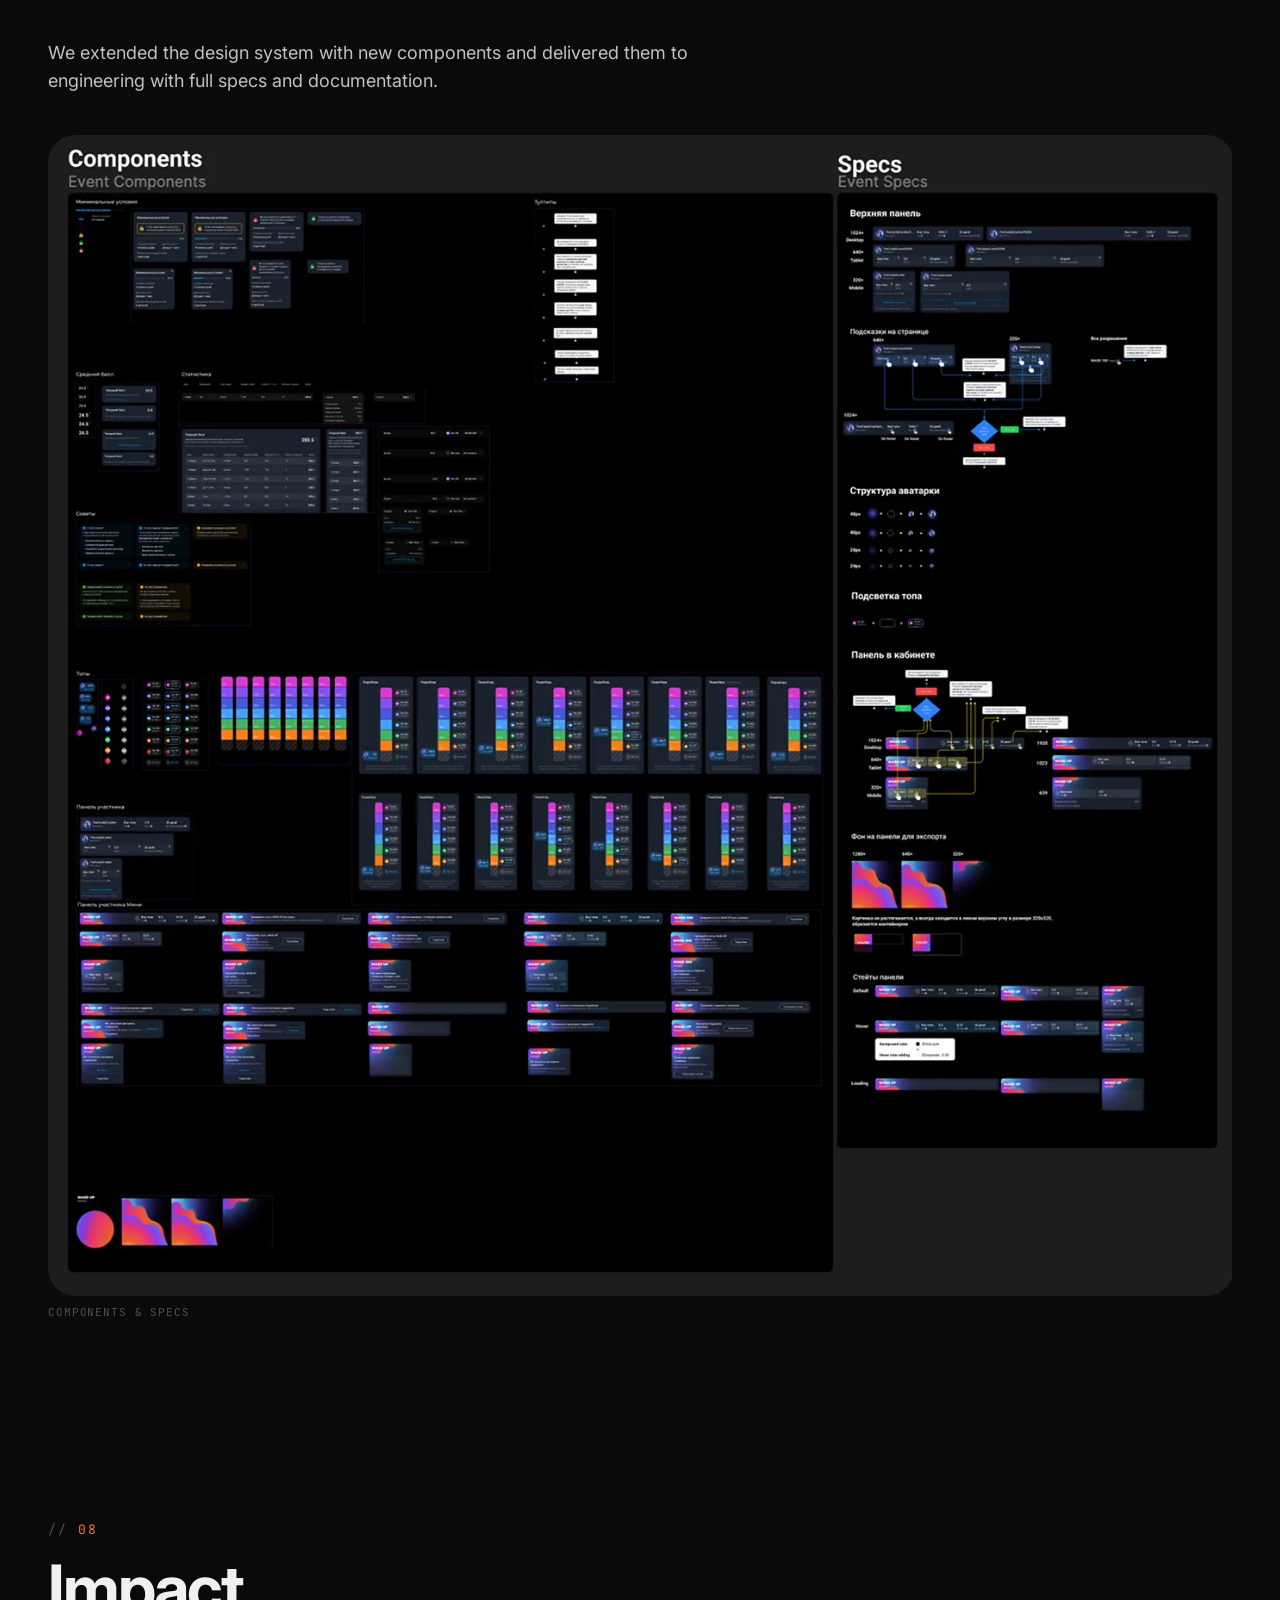
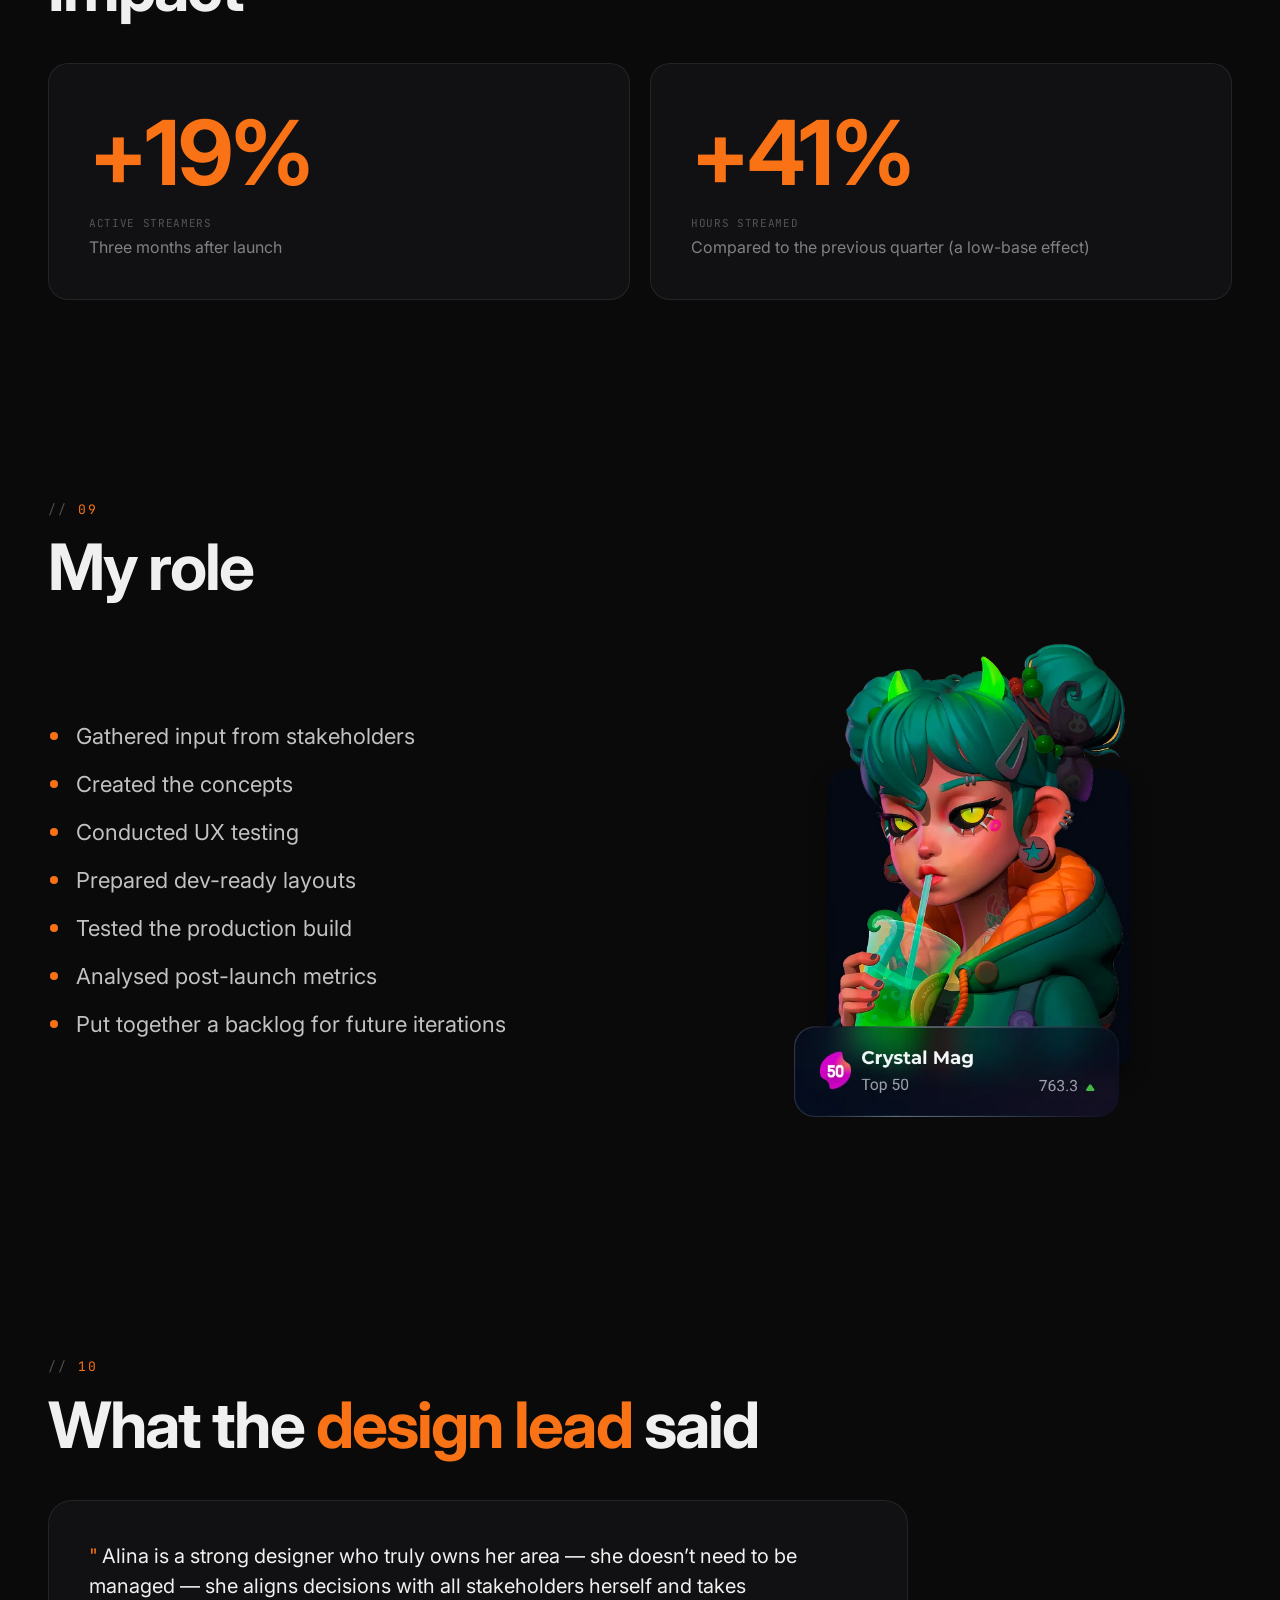
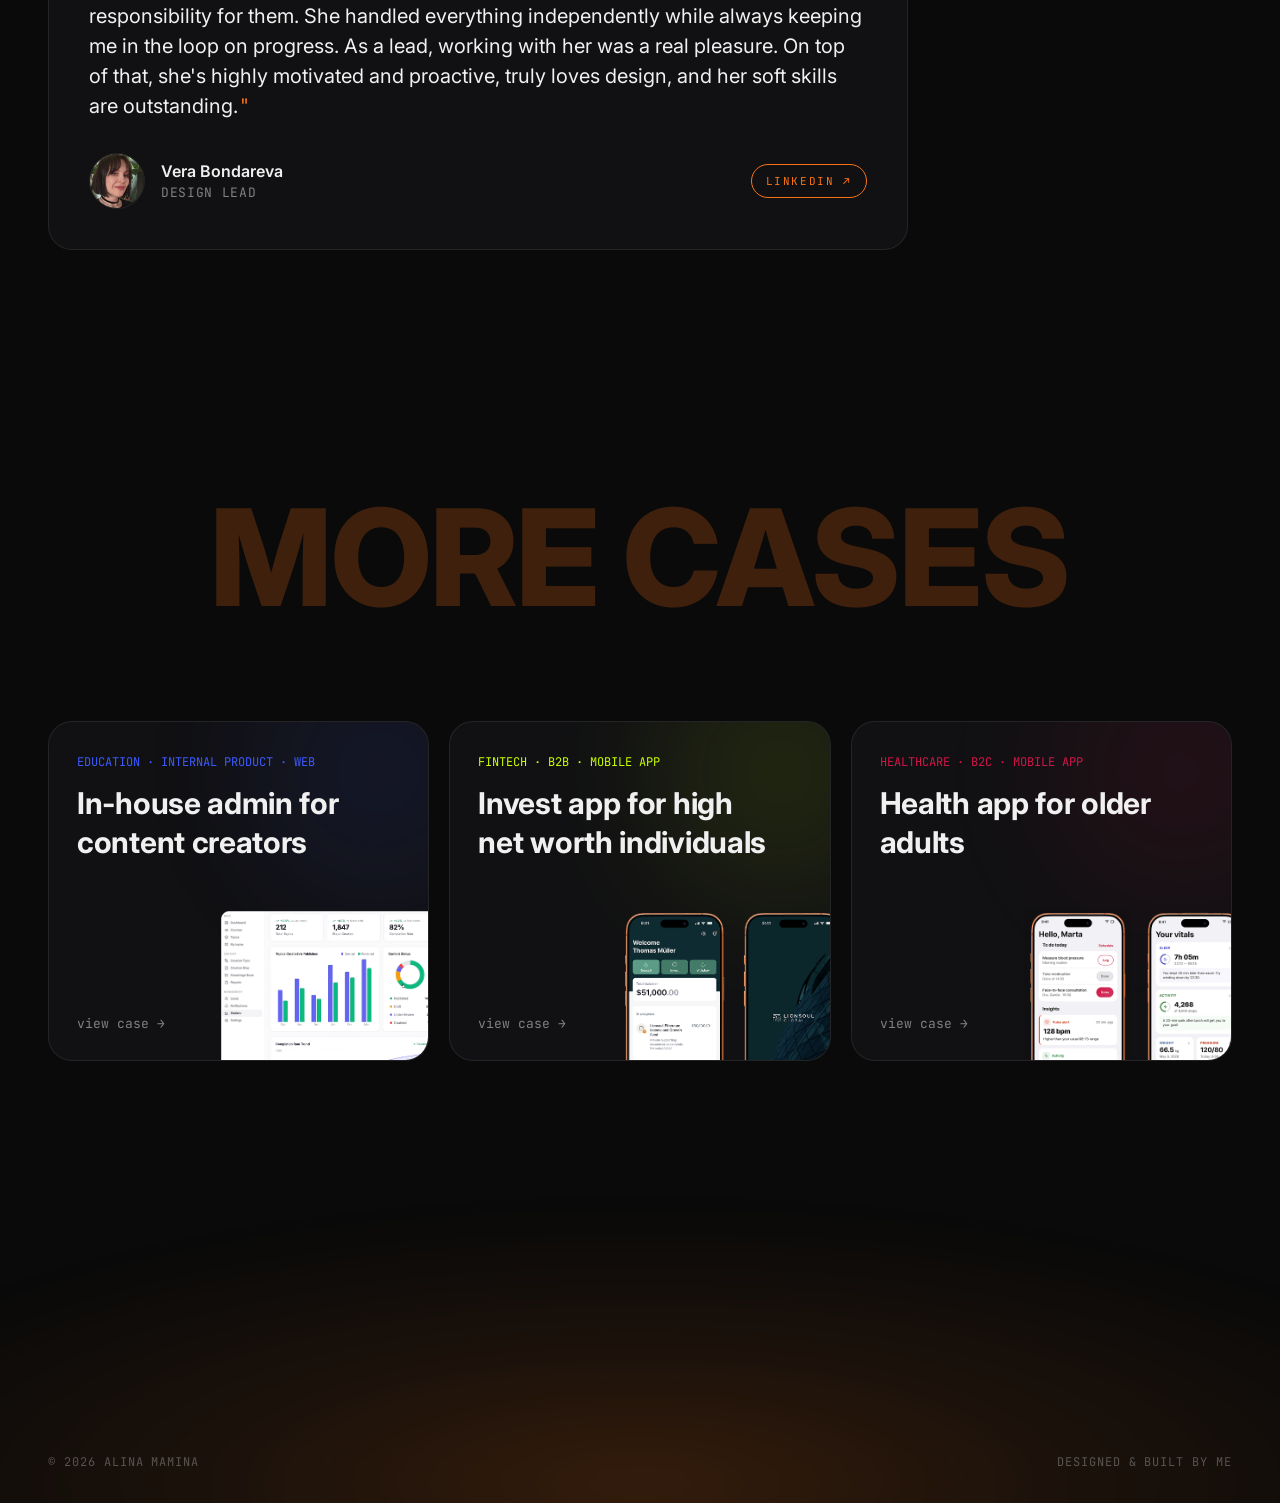
<file: wasd/index.html>
<!DOCTYPE html>
<html lang="en">
<head>
<meta charset="utf-8">
<meta name="viewport" content="width=device-width, initial-scale=1.0, viewport-fit=cover">
<title>Gamifying the Streamer Account — WASD</title>
<meta name="description" content="Product design case study by Alina Mamina. A gamified Streamer League for the WASD streaming platform: +19% active streamers and +41% hours streamed in three months.">
<meta name="author" content="Alina Mamina">
<meta property="og:type" content="article">
<meta property="og:title" content="Gamifying the Streamer Account — WASD">
<meta property="og:description" content="Product design case study: a gamified Streamer League that grew active streamers by 19% and hours streamed by 41%.">
<meta property="og:image" content="https://alinamamina-design.github.io/portfolio/covers/Gamifying%20the%20streamer%20account.png">
<meta property="og:url" content="https://alinamamina-design.github.io/portfolio/wasd/">
<meta name="twitter:card" content="summary_large_image">
<link rel="preconnect" href="https://fonts.googleapis.com">
<link rel="preconnect" href="https://fonts.gstatic.com" crossorigin>
<meta name="theme-color" content="#0a0a0a">
<link rel="icon" type="image/svg+xml" href="../assets/favicon.svg">
<link href="https://fonts.googleapis.com/css2?family=Inter:wght@300;400;500;600;700;800&family=JetBrains+Mono:wght@400;500;700&display=swap" rel="stylesheet">
<link rel="stylesheet" href="case-study-dark-wide.css?v=3">
</head>
<body>

<!-- ── Nav ── -->
<nav class="nav">
  <a class="nav-logo" href="../">Alina Mamina</a>
  <button class="nav-burger" aria-label="Open menu" aria-expanded="false"
    onclick="document.body.classList.toggle('menu-open');this.setAttribute('aria-expanded',document.body.classList.contains('menu-open'));">
    <span></span><span></span><span></span>
  </button>
  <div class="nav-links">
    <a href="../">Home</a>
    <a href="../about.html">About</a>
  </div>
</nav>

<!-- ── Hero ── -->
<header class="hero">
  <h1 class="hero-title">Gamifying the<br><span class="highlight">Streamer Account</span></h1>
  <p class="hero-desc">Adding new functionality to the streamer's personal account to increase the volume and quality of content on the platform.</p>
</header>

<!-- ════════ 00 COMPANY & PRODUCT CONTEXT ════════ -->
<section>
  <div class="container">
    <div class="split">
      <div class="split-left">
        <div class="section-label"><span class="section-num">00</span></div>
        <h2 class="split-title">Company &amp; Product Context</h2>
        <p class="lead"><strong>WASD is a streaming platform</strong> and part of the MTS ecosystem. MTS is the largest telecom company in Russia.</p>
      </div>
      <div class="split-right context-img">
        <figure>
          <div class="media noborder"><img src="Figure 1.webp" alt="WASD and MTS logos — streaming platform within Russia's largest telecom ecosystem" width="1600" height="1696"></div>
        </figure>
      </div>
    </div>
  </div>
</section>

<!-- ════════ 01 PRODUCT METRICS ════════ -->
<section>
  <div class="container">
    <div class="section-label"><span class="section-num">01</span></div>
    <h2 class="section-title no-rule">Product metrics</h2>
    <div class="section-content">
      <div class="card-frame">
        <div class="metric-tree">
          <div class="mt-top">
            <span class="mt-label">North Star Metric</span>
            <span class="mt-title">Total Hours Watched</span>
            <p class="mt-desc">Total time viewers spend watching streams on the platform per period</p>
          </div>
          <div class="mt-row">
            <div class="mt-metric">
              <span class="mt-metric-name">Active Viewers</span>
              <span class="mt-metric-desc">WAU/MAU</span>
            </div>
            <div class="mt-metric">
              <span class="mt-metric-name">Avg Session Length</span>
              <span class="mt-metric-desc">Per viewing session</span>
            </div>
            <div class="mt-metric">
              <span class="mt-metric-name">Streamers × Hours</span>
              <span class="mt-metric-desc">Content supply</span>
            </div>
          </div>
        </div>
      </div>
      <span class="callout">In this case, we were working with the <strong>Streamers × Hours metric</strong>.</span>
    </div>
  </div>
</section>

<!-- ════════ 02 CHALLENGES ════════ -->
<section>
  <div class="container">
    <div class="section-label"><span class="section-num">02</span></div>
    <h2 class="section-title">Challenges</h2>
    <div class="challenges">
      <div class="challenge">
        <span class="challenge-num">1 <span class="star green">*</span></span>
        <p class="challenge-text">Increase the number of <span class="hl-pink">active streamers</span></p>
      </div>
      <div class="challenge">
        <span class="challenge-num">2 <span class="star pink">*</span></span>
        <p class="challenge-text">Increase the number of <span class="hl-purple">streaming hours</span></p>
      </div>
    </div>
  </div>
</section>

<!-- ════════ 03 SOLUTION ════════ -->
<section>
  <div class="container">
    <div class="section-label"><span class="section-num">03</span></div>
    <h2 class="section-title">Solution</h2>
    <div class="section-content">
      <p class="lead">I designed a gamification layer — the <strong>Streamer League</strong> — where streamers compete against each other and earn cash payouts based on their ranking.</p>
      <div class="solution-visual">
        <img class="deco deco-tr" src="Rock.webp" alt="" loading="lazy" decoding="async" width="226" height="216">
        <img class="deco deco-bl" src="Round Cube.webp" alt="" loading="lazy" decoding="async" width="164" height="156">
        <figure>
          <div class="media noborder"><img src="image 1.webp" alt="Streamer League mockups — mobile and desktop views showing ranking, earnings, and competition mechanics" loading="lazy" decoding="async" width="1202" height="1154"></div>
        </figure>
      </div>
    </div>
  </div>
</section>

<!-- ════════ 04 DESIGN PROCESS ════════ -->
<section>
  <div class="container">
    <div class="section-label"><span class="section-num">04</span></div>
    <h2 class="section-title no-rule">Design process</h2>
    <div class="section-content">
      <div class="card-frame">
        <div class="flow">
          <div class="flow-step"><span class="flow-num">01</span><span class="flow-text">Information gathering</span></div>
          <div class="flow-step"><span class="flow-num">02</span><span class="flow-text">Concept creation</span></div>
          <div class="flow-step"><span class="flow-num">03</span><span class="flow-text">UX testing of concepts</span></div>
          <div class="flow-step"><span class="flow-num">04</span><span class="flow-text">Selecting the final concept</span></div>
          <div class="flow-step"><span class="flow-num">05</span><span class="flow-text">Extending the design system</span></div>
          <div class="flow-step"><span class="flow-num">06</span><span class="flow-text">Dev-ready layouts</span></div>
          <div class="flow-step"><span class="flow-num">07</span><span class="flow-text">Measuring metrics post-launch</span></div>
          <div class="flow-step"><span class="flow-num">08</span><span class="flow-text">Iterations</span></div>
        </div>
      </div>
    </div>
  </div>
</section>

<!-- ════════ 05 CONCEPTS ════════ -->
<section>
  <div class="container">
    <div class="section-label"><span class="section-num">05</span></div>
    <h2 class="section-title">UX testing of concepts</h2>
    <div class="section-content">
      <p class="lead">We had <strong>six competing concepts</strong>. The goal was to test different kinds of widgets and new terminology.</p>

      <div class="concepts-grid">
        <figure><span class="cnum">01</span><div class="media dark"><img src="image 3.1.webp" alt="Concept 1 — dashboard with compact league table and earnings widget" loading="lazy" decoding="async" width="440" height="248"></div></figure>
        <figure><span class="cnum">02</span><div class="media dark"><img src="image 3.2.webp" alt="Concept 2 — card-based layout with streamer progress and payout tiers" loading="lazy" decoding="async" width="440" height="276"></div></figure>
        <figure><span class="cnum">03</span><div class="media dark"><img src="image 3.3.webp" alt="Concept 3 — timeline view with weekly milestones and reward indicators" loading="lazy" decoding="async" width="440" height="322"></div></figure>
        <figure><span class="cnum">04</span><div class="media dark"><img src="image 3.4.webp" alt="Concept 4 — minimal dashboard focused on ranking position and next goal" loading="lazy" decoding="async" width="440" height="370"></div></figure>
        <figure><span class="cnum">05</span><div class="media dark"><img src="image 3.5.webp" alt="Concept 5 — gamified view with achievement badges and level progression" loading="lazy" decoding="async" width="440" height="372"></div></figure>
        <figure><span class="cnum">06</span><div class="media dark"><img src="image 3.6.webp" alt="Concept 6 — data-heavy layout with detailed statistics and comparison charts" loading="lazy" decoding="async" width="440" height="274"></div></figure>
      </div>

      <p class="caption">6 concepts tested</p>
    </div>
  </div>
</section>

<!-- ════════ 05b OUR TEAM ════════ -->
<section>
  <div class="container">
    <div class="section-label"><span class="section-num">05</span></div>
    <h2 class="section-title no-rule">Our team</h2>
    <div class="section-content">
      <div class="team">
        <div class="team-member">
          <div class="team-avatar"><img src="Avatar.webp" alt="Designer" loading="lazy" decoding="async" width="300" height="300"></div>
          <span class="team-role">Designer</span>
        </div>
        <div class="team-member">
          <div class="team-avatar"><img src="image 4.2.webp" alt="Designer" loading="lazy" decoding="async" width="300" height="300"></div>
          <span class="team-role">Designer</span>
        </div>
        <div class="team-member">
          <div class="team-avatar"><img src="image 4.3.webp" alt="UX Researcher" loading="lazy" decoding="async" width="300" height="300"></div>
          <span class="team-role">UX Researcher</span>
        </div>
      </div>
    </div>
  </div>
</section>

<!-- ════════ 05c UX TESTING RESULTS ════════ -->
<section>
  <div class="container">
    <div class="section-label"><span class="section-num">05</span></div>
    <h2 class="section-title no-rule">Testing results</h2>
    <div class="section-content">
      <div class="card-frame">
        <div class="rstats">
          <div>
            <h3><span class="num">25</span> sessions</h3>
            <p>Moderated usability tests</p>
          </div>
          <div>
            <h3><span class="num">6</span> concepts</h3>
            <p>Tested against each other</p>
          </div>
          <div>
            <h3><span class="num">3</span> days</h3>
            <p>From first test to final pick</p>
          </div>
        </div>
      </div>

      <span class="callout" style="margin:24px 0">The core hypothesis: <strong>a streamer can look at the dashboard and understand how to earn money on the platform.</strong></span>

      <figure>
        <div class="media noborder"><img src="study.webp" alt="UX testing flow — from initial hypotheses through 25 moderated sessions to final concept selection" loading="lazy" decoding="async" width="1600" height="1491"></div>
      </figure>
    </div>
  </div>
</section>

<!-- ════════ 06 FINAL LAYOUTS ════════ -->
<section>
  <div class="container">
    <div class="section-label"><span class="section-num">06</span></div>
    <h2 class="section-title">Final layouts</h2>
    <div class="section-content">
      <figure>
        <div class="media dark r-lg"><img src="image 6.1.webp" alt="Final streamer dashboard — league ranking, earnings breakdown, and streaming schedule" loading="lazy" decoding="async" width="1376" height="992"></div>
        <figcaption>Streamer dashboard</figcaption>
      </figure>

      <div class="img-grid">
        <figure>
          <div class="media dark r-md"><img src="image 6.2.webp" alt="Streamer account settings — profile, payout details, and notification preferences" loading="lazy" decoding="async" width="656" height="472"></div>
          <figcaption>Account</figcaption>
        </figure>
        <figure>
          <div class="media dark r-md"><img src="image 6.3.webp" alt="Streaming statistics — hours streamed, viewer count trends, and performance metrics" loading="lazy" decoding="async" width="644" height="464"></div>
          <figcaption>Statistics</figcaption>
        </figure>
      </div>

      <figure>
        <div class="media dark r-lg"><img src="image 6.4.webp" alt="League results dashboard — final rankings, payout amounts, and season summary" loading="lazy" decoding="async" width="1376" height="990"></div>
        <figcaption>Results dashboard</figcaption>
      </figure>
    </div>
  </div>
</section>

<!-- ════════ 07 DESIGN SYSTEM & HANDOFF ════════ -->
<section>
  <div class="container">
    <div class="section-label"><span class="section-num">07</span></div>
    <h2 class="section-title">Design system &amp; handoff</h2>
    <div class="section-content">
      <p class="lead">We extended the design system with new components and delivered them to engineering with full specs and documentation.</p>
      <figure>
        <div class="media dark"><img src="image 7.webp" alt="Design system components — league cards, ranking badges, payout widgets with spacing and color specs" loading="lazy" decoding="async" width="1374" height="1348"></div>
        <figcaption>Components &amp; specs</figcaption>
      </figure>
    </div>
  </div>
</section>

<!-- ════════ 08 IMPACT ════════ -->
<section>
  <div class="container">
    <div class="section-label"><span class="section-num">08</span></div>
    <h2 class="section-title no-rule">Impact</h2>
    <div class="impact-grid">
      <div class="card-frame">
        <p class="imp-num" style="color:var(--accent)">+19%</p>
        <p class="imp-lbl">Active streamers</p>
        <p class="imp-sub">Three months after launch</p>
      </div>
      <div class="card-frame">
        <p class="imp-num" style="color:var(--accent)">+41%</p>
        <p class="imp-lbl">Hours streamed</p>
        <p class="imp-sub">Compared to the previous quarter (a low-base effect)</p>
      </div>
    </div>
  </div>
</section>

<!-- ════════ 09 MY ROLE ════════ -->
<section class="final-section" style="padding:100px 0 120px">
  <div class="container">
    <div class="section-label"><span class="section-num">09</span></div>
    <h2 class="section-title">My role</h2>
    <div class="role-split">
      <ul class="role-list">
        <li>Gathered input from stakeholders</li>
        <li>Created the concepts</li>
        <li>Conducted UX testing</li>
        <li>Prepared dev-ready layouts</li>
        <li>Tested the production build</li>
        <li>Analysed post-launch metrics</li>
        <li>Put together a backlog for future iterations</li>
      </ul>
      <div class="role-img"><img src="Card.webp" alt="Crystal Mug — gamified streamer card" loading="lazy" decoding="async" width="556" height="732"></div>
    </div>
  </div>
</section>


<!-- ════════ 10 MY TEAM ════════ -->
<style>
.testimonials-grid { display: grid; grid-template-columns: 1fr; gap: 24px; max-width: 860px; }
.testimonial-card { padding: 40px; background: var(--surface); border: 1px solid var(--border); border-radius: 24px; display: flex; flex-direction: column; }
.testimonial-quote { font-size: 20px; line-height: 1.5; color: var(--text); margin-bottom: 32px; flex: 1; }
.testimonial-quote::before { content: '"'; color: var(--accent); margin-right: 4px; }
.testimonial-quote::after { content: '"'; color: var(--accent); margin-left: 2px; }
.testimonial-author { display: flex; align-items: center; gap: 16px; }
.testimonial-photo { width: 56px; height: 56px; border-radius: 50%; object-fit: cover; border: 1px solid var(--border); }
.testimonial-info { flex: 1; }
.testimonial-name { font-size: 16px; font-weight: 600; }
.testimonial-role { font-size: 13px; color: var(--text-50); font-family: var(--mono); text-transform: uppercase; letter-spacing: 0.05em; }
.testimonial-link { font-family: var(--mono); font-size: 11px; letter-spacing: 0.15em; text-transform: uppercase; color: var(--accent); text-decoration: none; border: 1px solid var(--accent); padding: 8px 14px; border-radius: 100px; transition: background 0.2s ease; }
.testimonial-link:hover { background: var(--accent-dim); }
.section-title .highlight { color: var(--accent); }
</style>
<section class="t-section" style="padding:120px 0 140px">
  <div class="container">
    <div class="section-label"><span class="section-num">10</span></div>
    <h2 class="section-title">What the <span class="highlight">design lead</span> said</h2>
    <div class="testimonials-grid">
      <div class="testimonial-card">
        <p class="testimonial-quote">Alina is a strong designer who truly owns her area — she doesn’t need to be managed — she aligns decisions with all stakeholders herself and takes responsibility for them. She handled everything independently while always keeping me in the loop on progress. As a lead, working with her was a real pleasure. On top of that, she's highly motivated and proactive, truly loves design, and her soft skills are outstanding.</p>
        <div class="testimonial-author">
          <img class="testimonial-photo" src="Vera.webp" alt="Vera Bondareva" loading="lazy" decoding="async" width="422" height="348">
          <div class="testimonial-info">
            <div class="testimonial-name">Vera Bondareva</div>
            <div class="testimonial-role">Design Lead</div>
          </div>
          <a class="testimonial-link" href="#" target="_blank" rel="noopener">LinkedIn ↗</a>
        </div>
      </div>
    </div>
  </div>
</section>

<!-- ════════ MORE CASES ════════ -->
<link rel="stylesheet" href="../assets/case-shared.css?v=2">
<style>.mc-end{--mc-glow1:rgba(249,115,22,0.18);--mc-glow2:rgba(249,115,22,0.07);--mc-title-c:rgba(249,115,22,0.22)}</style>

<div class="mc-end">
<section class="mc-section">
  <div class="mc-container">
    <div class="mc-head"><h2 class="mc-title">More cases</h2></div>
    <div class="mc-grid">
    <a class="mc-card" style="--mcc:#3d5afe" href="../hyperstudio/">
      <span class="mc-tag">EDUCATION · INTERNAL PRODUCT · WEB</span>
      <span class="mc-card-title">In-house admin for content creators</span>
      <span class="mc-cta">view case &rarr;</span>
      <img class="mc-cover" src="../covers/In-house admin for content creators.webp" alt="In-house admin for content creators" loading="lazy" decoding="async" width="501" height="384">
    </a>
    <a class="mc-card" style="--mcc:#c8ff00" href="../lionsoul/">
      <span class="mc-tag">FINTECH · B2B · MOBILE APP</span>
      <span class="mc-card-title">Invest app for high net worth individuals</span>
      <span class="mc-cta">view case &rarr;</span>
      <img class="mc-cover" src="../covers/Invest app for high net worth individuals.webp" alt="Invest app for high net worth individuals" loading="lazy" decoding="async" width="495" height="375">
    </a>
    <a class="mc-card" style="--mcc:#D01648" href="../healthcare/">
      <span class="mc-tag">HEALTHCARE · B2C · MOBILE APP</span>
      <span class="mc-card-title">Health app for older adults</span>
      <span class="mc-cta">view case &rarr;</span>
      <img class="mc-cover" src="../covers/Health app for older adults.webp" alt="Health app for older adults" loading="lazy" decoding="async" width="510" height="396">
    </a>
    </div>
  </div>
</section>

<footer class="site-footer">
  <span>© 2026 Alina Mamina</span>
  <span>Designed &amp; built by me</span>
</footer>
</div>

<script src="../assets/case-shared.js" defer></script>
<script src="../assets/analytics.js?v=6" defer></script>
</body>
</html>
</file>
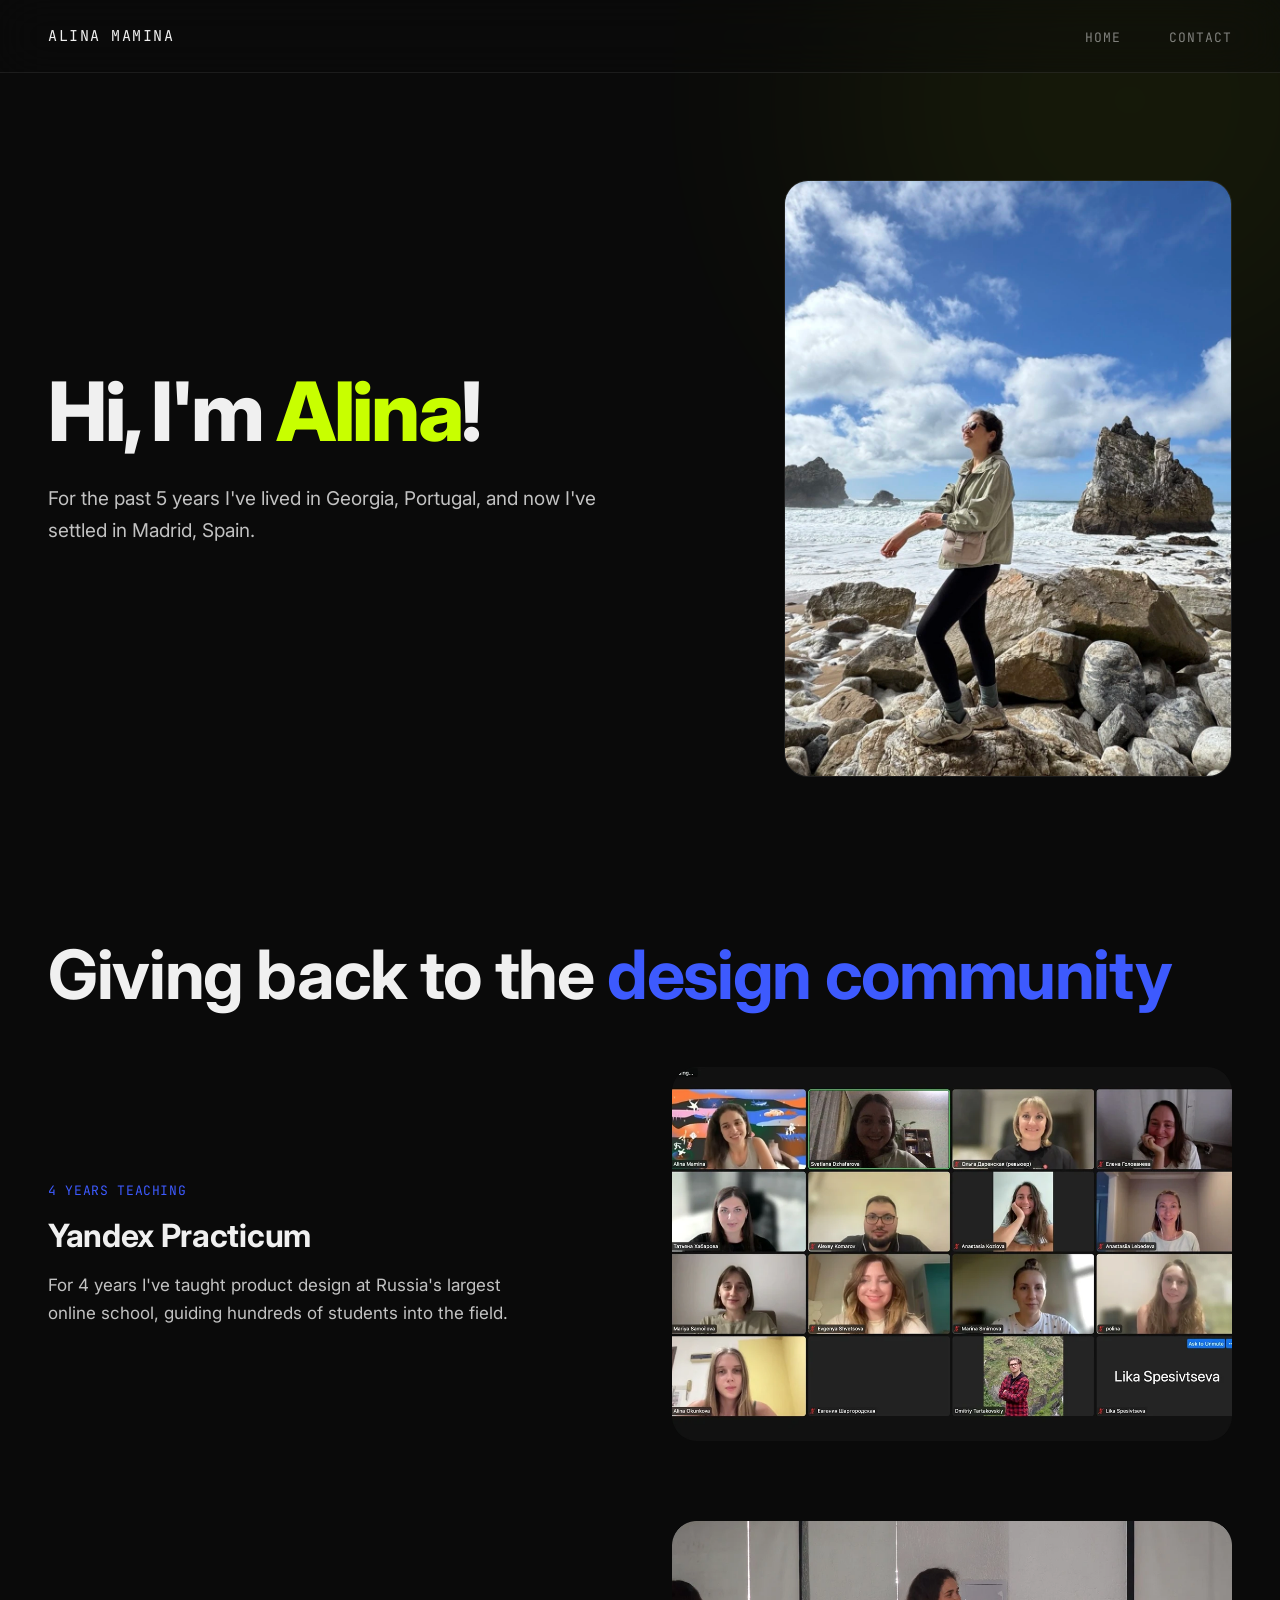
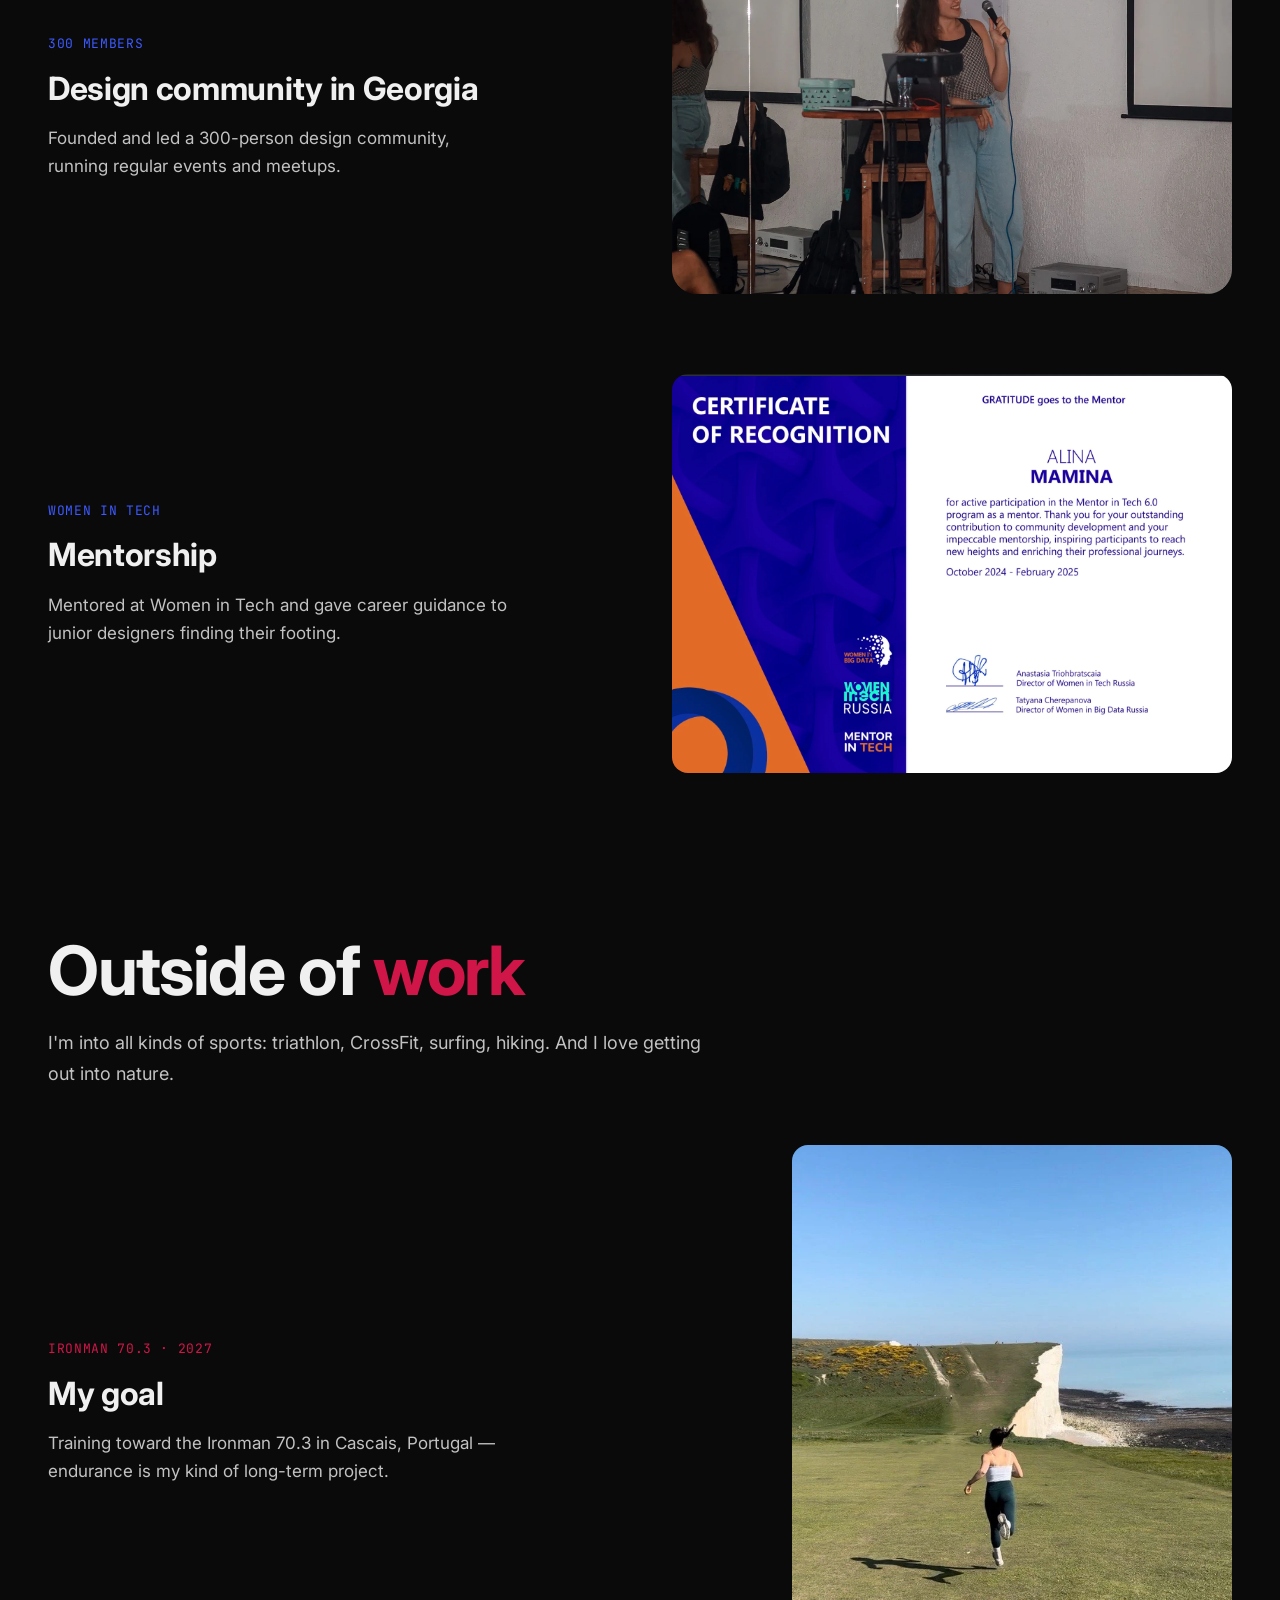
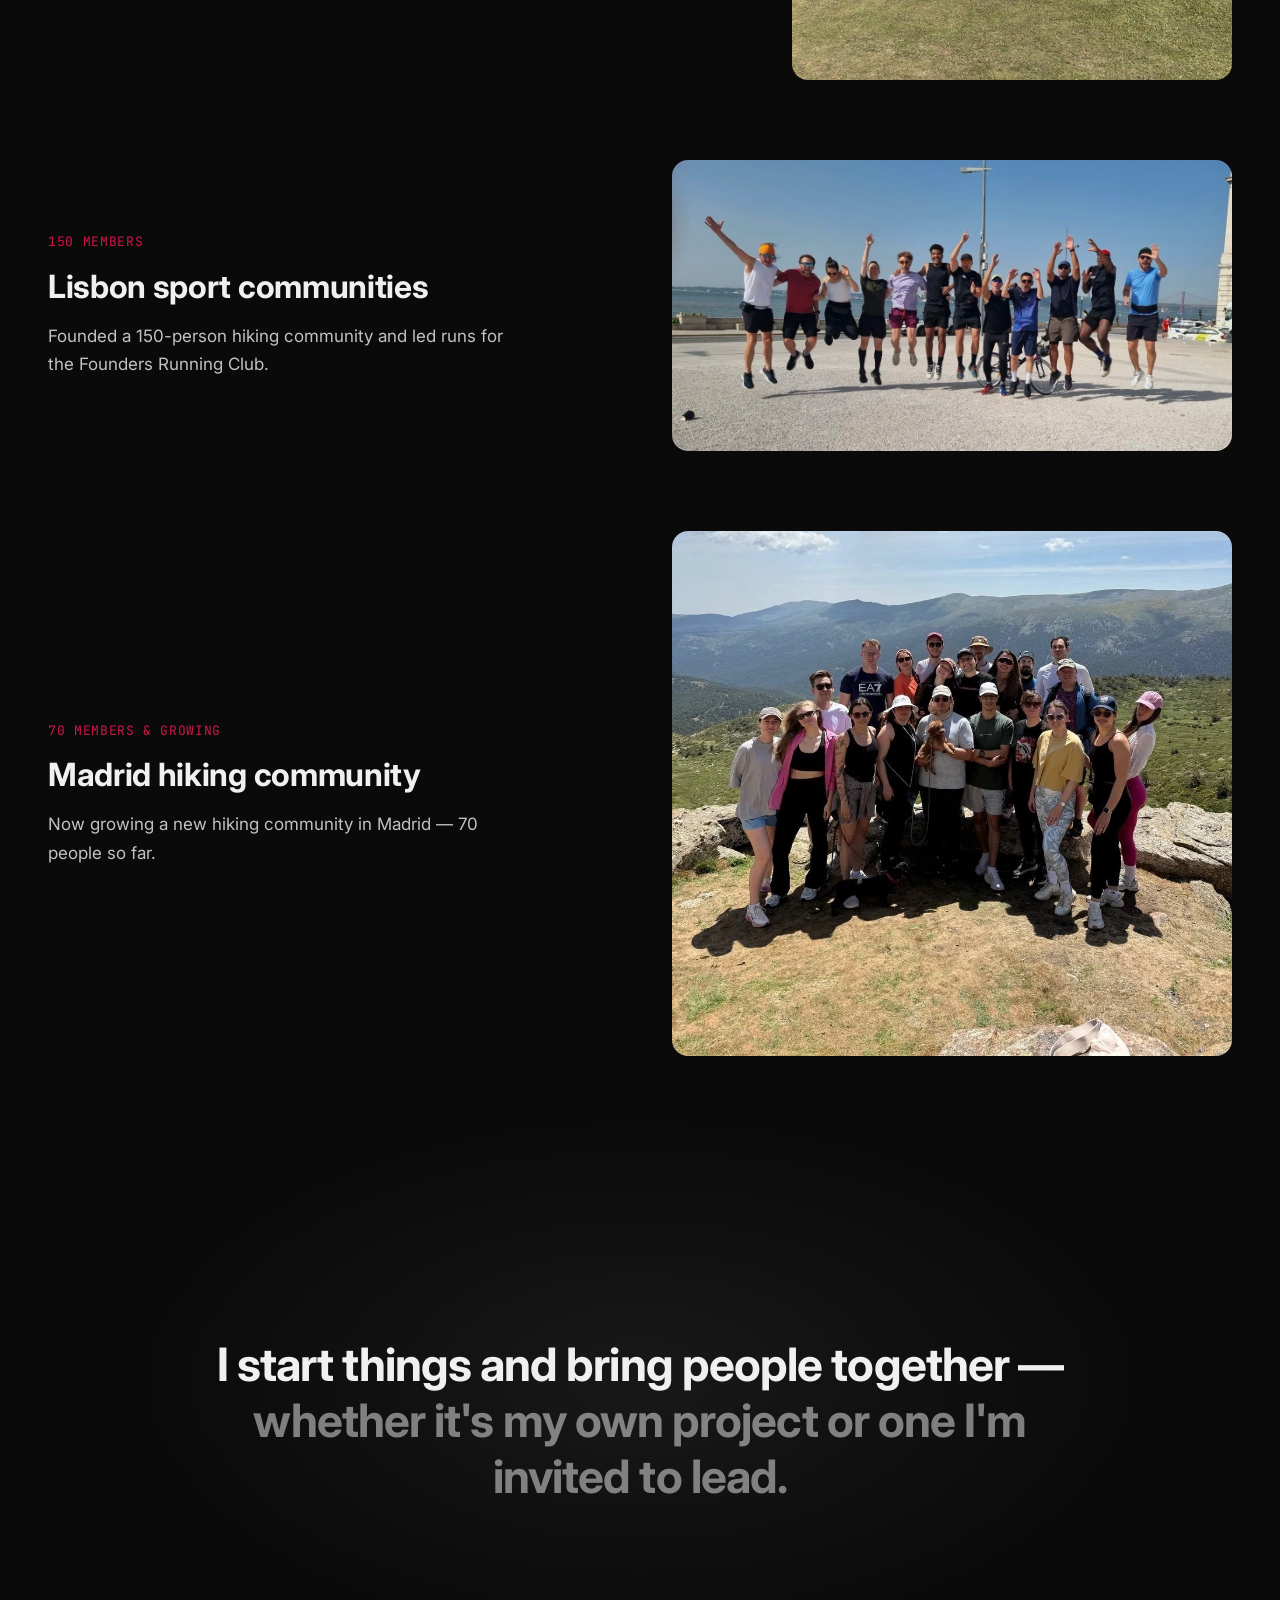
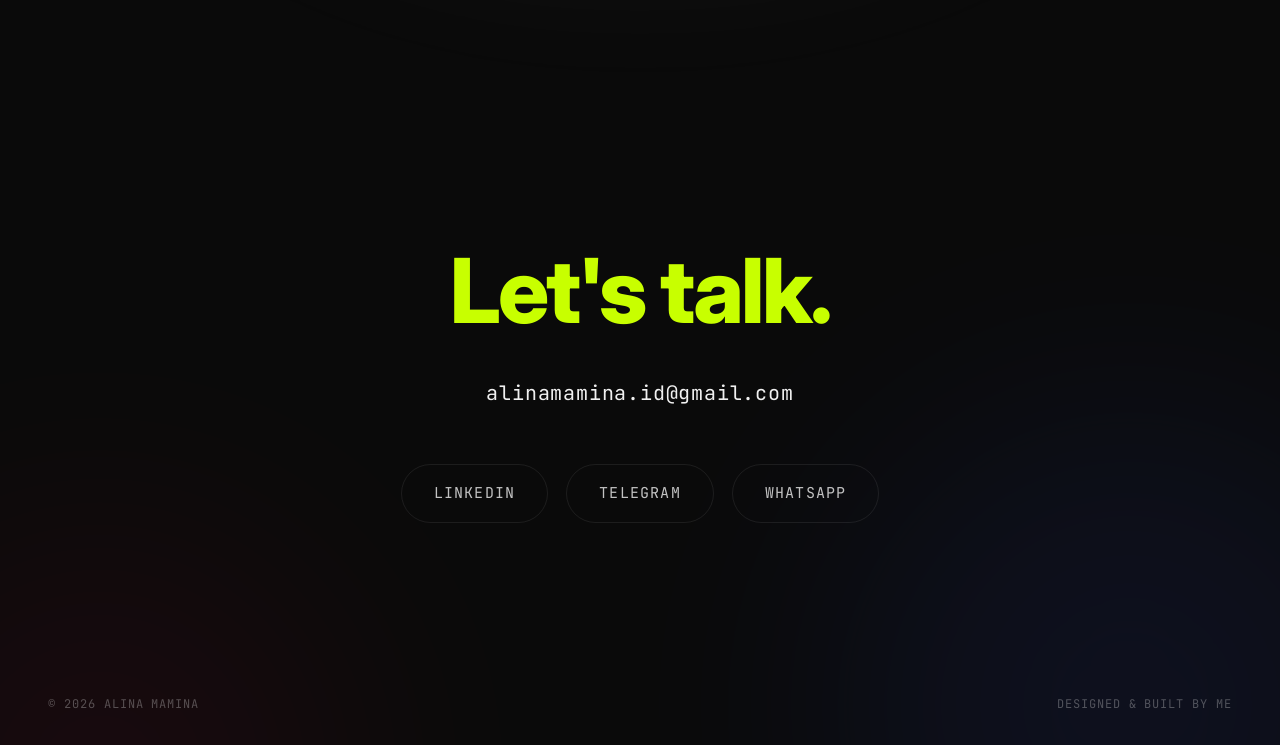
<file: about.html>
<!doctype html>
<html lang="en">
<head>
<meta charset="utf-8">
<meta name="viewport" content="width=device-width,initial-scale=1">
<title>About — Alina Mamina</title>
<meta name="description" content="Product designer based in Madrid. I teach product design at Yandex Practicum, build design and sports communities, and lead projects end-to-end.">
<meta name="author" content="Alina Mamina">
<meta name="theme-color" content="#0a0a0a">
<link rel="icon" type="image/svg+xml" href="assets/favicon.svg">
<meta property="og:type" content="profile">
<meta property="og:title" content="About — Alina Mamina">
<meta property="og:description" content="Product designer based in Madrid. I teach product design at Yandex Practicum, build design and sports communities, and lead projects end-to-end.">
<meta property="og:image" content="https://alinamamina-design.github.io/portfolio/covers/og-home.png">
<meta property="og:url" content="https://alinamamina-design.github.io/portfolio/about.html">
<meta name="twitter:card" content="summary_large_image">
<link rel="preconnect" href="https://fonts.googleapis.com">
<link rel="preconnect" href="https://fonts.gstatic.com" crossorigin>
<link href="https://fonts.googleapis.com/css2?family=Inter:wght@300;400;500;600;700;800&family=JetBrains+Mono:wght@400;500;700&display=swap" rel="stylesheet">
<style>
*, *::before, *::after { box-sizing: border-box; margin: 0; padding: 0; }
:root{
  --bg:#0a0a0a; --surface:#111113; --border:rgba(255,255,255,0.08);
  --text:#f0f0f0; --text-80:rgba(240,240,240,0.8); --text-50:rgba(240,240,240,0.5); --text-30:rgba(240,240,240,0.3);
  --mono:'JetBrains Mono',monospace; --sans:'Inter',system-ui,sans-serif;
  --c-hyper:#3d5afe; --c-wasd:#f97316; --c-lion:#c8ff00; --c-health:#D01648;
}
html{scroll-behavior:smooth;overflow-x:hidden}
body{background:var(--bg);color:var(--text);font-family:var(--sans);line-height:1.5;overflow-x:hidden;-webkit-font-smoothing:antialiased}
img{display:block;max-width:100%}
a{color:inherit;text-decoration:none}
.container{max-width:1280px;margin:0 auto;padding:0 48px}

/* ── Nav ── */
.nav{position:fixed;top:0;left:0;right:0;z-index:100;display:flex;align-items:center;justify-content:space-between;
  padding:24px 48px;background:rgba(10,10,10,0.4);backdrop-filter:blur(24px);-webkit-backdrop-filter:blur(24px);border-bottom:1px solid var(--border)}
.nav-logo{font-family:var(--mono);font-size:15px;letter-spacing:.1em;text-transform:uppercase;color:var(--text)}
.nav-links{display:flex;gap:48px;list-style:none}
.nav-links a{font-family:var(--mono);font-size:13px;letter-spacing:.08em;text-transform:uppercase;color:var(--text-50);transition:color .2s}
.nav-links a:hover{color:var(--text)}
.nav-burger{display:none;background:transparent;border:0;cursor:pointer;width:32px;height:32px;padding:0;position:relative;z-index:101}
.nav-burger span{display:block;position:absolute;left:6px;right:6px;height:1.5px;background:var(--text);border-radius:1px;transition:transform .25s,opacity .2s,top .25s}
.nav-burger span:nth-child(1){top:10px}
.nav-burger span:nth-child(2){top:15px}
.nav-burger span:nth-child(3){top:20px}
body.menu-open .nav-burger span:nth-child(1){top:15px;transform:rotate(45deg)}
body.menu-open .nav-burger span:nth-child(2){opacity:0}
body.menu-open .nav-burger span:nth-child(3){top:15px;transform:rotate(-45deg)}

/* ── Hero ── */
.hero{padding:180px 0 80px;position:relative;overflow:hidden}
.hero-glow{position:absolute;inset:0;pointer-events:none;z-index:0}
.hero-glow::before{content:'';position:absolute;top:-200px;right:-150px;width:600px;height:600px;border-radius:50%;background:var(--c-lion);opacity:.06;filter:blur(120px)}
.hero-grid{position:relative;z-index:2;display:grid;grid-template-columns:1.2fr .8fr;gap:64px;align-items:center}
.hero-title{font-size:clamp(44px,6.4vw,84px);font-weight:800;letter-spacing:-0.03em;line-height:1.04;margin-bottom:28px}
.hero-title .hl{color:var(--c-lion)}
.hero-lead{font-size:19px;line-height:1.7;color:var(--text-80);max-width:560px;margin-bottom:40px}
.hero-photo{border-radius:24px;overflow:hidden;border:1px solid var(--border);align-self:stretch}
.hero-photo img{width:100%;height:100%;object-fit:cover;display:block}

/* ── Content section ── */
.section{padding:80px 0}
.section-head{margin-bottom:56px}
.section-title{font-size:clamp(38px,5.5vw,68px);font-weight:700;letter-spacing:-0.02em;line-height:1.1}
.section-title .hl{color:var(--accent,var(--c-lion))}
.section-intro{font-size:18px;line-height:1.7;color:var(--text-80);margin-top:20px;max-width:680px}

/* ── Editorial rows (text left, image right) ── */
.rows{display:flex;flex-direction:column;gap:80px}
.row{display:grid;grid-template-columns:1fr 1fr;gap:64px;align-items:center}
.row-img{border-radius:16px;overflow:hidden}
.row-img img{width:100%;height:auto;display:block}
.row-img.narrow{max-width:440px;margin-left:auto}
.row-stat{font-family:var(--mono);font-size:13px;letter-spacing:.05em;text-transform:uppercase;color:var(--accent,var(--c-lion));display:block;margin-bottom:16px}
.row-title{font-size:clamp(24px,2.6vw,32px);font-weight:700;letter-spacing:-0.01em;line-height:1.2;margin-bottom:16px}
.row-text{font-size:17px;line-height:1.65;color:var(--text-80);max-width:460px}

/* ── Closing statement ── */
.statement{padding:280px 0 140px;text-align:center;position:relative}
.statement::before{content:'';position:absolute;left:50%;top:55%;transform:translate(-50%,-50%);width:1100px;height:560px;border-radius:50%;background:radial-gradient(ellipse at center, rgba(240,240,240,0.07) 0%, rgba(240,240,240,0.03) 35%, transparent 70%);filter:blur(40px);pointer-events:none;z-index:0}
.statement p{position:relative;z-index:1;font-size:clamp(26px,3.6vw,46px);font-weight:700;letter-spacing:-0.02em;line-height:1.22;max-width:900px;margin:0 auto}
.statement .hl{color:var(--text-50)}

/* ── Contact / footer ── */
.contact{padding:120px 0 140px;position:relative;text-align:center}
.contact-title{font-size:clamp(44px,7vw,96px);font-weight:800;letter-spacing:-0.03em;line-height:1.05;margin-bottom:40px;color:var(--c-lion)}
.contact-email{font-family:var(--mono);font-size:clamp(15px,1.8vw,20px);letter-spacing:.04em;color:var(--text);transition:color .25s}
.contact-email:hover{color:var(--c-lion)}
.socials{display:flex;justify-content:center;gap:18px;flex-wrap:wrap;margin-top:56px}
.social-btn{font-family:var(--mono);font-size:15px;letter-spacing:.08em;text-transform:uppercase;color:var(--text-80);border:1px solid var(--border);padding:17px 32px;border-radius:100px;transition:color .25s,border-color .25s,transform .25s}
.social-btn:hover{color:var(--sc,var(--c-lion));border-color:var(--sc,var(--c-lion));transform:translateY(-2px)}
.page-end{position:relative;overflow:hidden}
.page-end::before{content:'';position:absolute;bottom:-260px;right:-150px;width:600px;height:600px;border-radius:50%;background:var(--c-hyper);opacity:.08;filter:blur(120px);pointer-events:none}
.page-end::after{content:'';position:absolute;bottom:-280px;left:-150px;width:500px;height:500px;border-radius:50%;background:var(--c-health);opacity:.07;filter:blur(120px);pointer-events:none}
.footer{position:relative;z-index:1;padding:32px 48px;display:flex;justify-content:space-between;align-items:center}
.footer span{font-family:var(--mono);font-size:12px;letter-spacing:.08em;text-transform:uppercase;color:var(--text-30)}

/* ── Responsive ── */
@media (max-width:900px){
  .nav{flex-wrap:wrap}
  .nav-burger{display:block}
  .nav-links{flex-basis:100%;min-width:100%;flex-direction:column;gap:0;max-height:0;overflow:hidden;opacity:0;pointer-events:none;transition:max-height .3s ease,opacity .25s ease,padding .3s ease}
  .nav-links a{display:block;font-family:var(--sans);font-size:44px;font-weight:800;letter-spacing:-0.03em;line-height:1.1;text-transform:none;color:#fff;padding:16px 0}
  body.menu-open .nav-links{max-height:80vh;opacity:1;pointer-events:auto;padding:8px 0 16px}
  .hero-grid{grid-template-columns:1fr;gap:40px}
  .hero-photo{max-width:420px}
  .row{grid-template-columns:1fr;gap:24px}
  .row-img{order:-1;max-width:520px}
  .row-text{max-width:none}
}
@media (max-width:700px){
  .container{padding:0 24px}
  .nav{padding:16px 24px}
  .hero{padding:130px 0 60px}
  .footer{padding:24px;flex-direction:column;gap:8px}
}
@media (prefers-reduced-motion:reduce){*,*::before,*::after{animation-duration:.001ms!important;animation-iteration-count:1!important;transition-duration:.001ms!important;scroll-behavior:auto!important}}
</style>
</head>
<body>

<nav class="nav">
  <a class="nav-logo" href="index.html">Alina Mamina</a>
  <button class="nav-burger" aria-label="Open menu" aria-expanded="false"
    onclick="document.body.classList.toggle('menu-open');this.setAttribute('aria-expanded',document.body.classList.contains('menu-open'));">
    <span></span><span></span><span></span>
  </button>
  <ul class="nav-links">
    <li><a href="index.html">Home</a></li>
    <li><a href="index.html#contact">Contact</a></li>
  </ul>
</nav>

<!-- ── Hero ── -->
<header class="hero">
  <div class="hero-glow"></div>
  <div class="container hero-grid">
    <div class="hero-text">
      <h1 class="hero-title">Hi, I'm <span class="hl">Alina</span>!</h1>
      <p class="hero-lead">For the past 5 years I've lived in Georgia, Portugal, and now I've settled in Madrid, Spain.</p>
    </div>
    <div class="hero-photo">
      <img src="about-images/portrait.webp" alt="Alina Mamina" width="960" height="1280">
    </div>
  </div>
</header>

<!-- ── Design community ── -->
<section class="section" style="--accent:var(--c-hyper)">
  <div class="container">
    <div class="section-head">
      <h2 class="section-title">Giving back to the <span class="hl">design community</span></h2>
    </div>
    <div class="rows">
      <div class="row">
        <div>
          <span class="row-stat">4 years teaching</span>
          <h3 class="row-title">Yandex Practicum</h3>
          <p class="row-text">For 4 years I've taught product design at Russia's largest online school, guiding hundreds of students into the field.</p>
        </div>
        <div class="row-img"><img src="about-images/yandex-practicum.webp" alt="Teaching product design at Yandex Practicum" loading="lazy" width="1080" height="720"></div>
      </div>
      <div class="row">
        <div>
          <span class="row-stat">300 members</span>
          <h3 class="row-title">Design community in Georgia</h3>
          <p class="row-text">Founded and led a 300-person design community, running regular events and meetups.</p>
        </div>
        <div class="row-img"><img src="about-images/georgian-community.webp" alt="Design community event in Georgia" loading="lazy" width="1080" height="720"></div>
      </div>
      <div class="row">
        <div>
          <span class="row-stat">Women in Tech</span>
          <h3 class="row-title">Mentorship</h3>
          <p class="row-text">Mentored at Women in Tech and gave career guidance to junior designers finding their footing.</p>
        </div>
        <div class="row-img"><img src="about-images/women-in-tech.webp" alt="Women in Tech mentorship recognition" loading="lazy" width="1602" height="1142"></div>
      </div>
    </div>
  </div>
</section>

<!-- ── Outside of work ── -->
<section class="section" style="--accent:var(--c-health)">
  <div class="container">
    <div class="section-head">
      <h2 class="section-title">Outside of <span class="hl">work</span></h2>
      <p class="section-intro">I'm into all kinds of sports: triathlon, CrossFit, surfing, hiking. And I love getting out into nature.</p>
    </div>
    <div class="rows">
      <div class="row">
        <div>
          <span class="row-stat">Ironman 70.3 · 2027</span>
          <h3 class="row-title">My goal</h3>
          <p class="row-text">Training toward the Ironman 70.3 in Cascais, Portugal — endurance is my kind of long-term project.</p>
        </div>
        <div class="row-img narrow"><img src="about-images/ironman.webp" alt="Triathlon training" loading="lazy" width="741" height="900"></div>
      </div>
      <div class="row">
        <div>
          <span class="row-stat">150 members</span>
          <h3 class="row-title">Lisbon sport communities</h3>
          <p class="row-text">Founded a 150-person hiking community and led runs for the Founders Running Club.</p>
        </div>
        <div class="row-img"><img src="about-images/lisbon-community.webp" alt="Hiking community in Lisbon" loading="lazy" width="1280" height="666"></div>
      </div>
      <div class="row">
        <div>
          <span class="row-stat">70 members &amp; growing</span>
          <h3 class="row-title">Madrid hiking community</h3>
          <p class="row-text">Now growing a new hiking community in Madrid — 70 people so far.</p>
        </div>
        <div class="row-img"><img src="about-images/madrid-community.webp" alt="Hiking community in Madrid" loading="lazy" width="960" height="900"></div>
      </div>
    </div>

    <div class="statement">
      <p>I start things and bring people together — <span class="hl">whether it's my own project or one I'm invited to lead.</span></p>
    </div>
  </div>
</section>

<!-- ── Contact ── -->
<div class="page-end">
<section class="contact" id="contact">
  <div class="container">
    <h2 class="contact-title">Let's talk.</h2>
    <a class="contact-email" href="mailto:alinamamina.id@gmail.com">alinamamina.id@gmail.com</a>
    <div class="socials">
      <a class="social-btn" style="--sc:var(--c-hyper)" href="https://www.linkedin.com/in/alina-m-id/" target="_blank" rel="noopener">LinkedIn</a>
      <a class="social-btn" style="--sc:var(--c-wasd)" href="https://t.me/alina_m_id" target="_blank" rel="noopener">Telegram</a>
      <a class="social-btn" style="--sc:var(--c-health)" href="https://wa.me/79851116008" target="_blank" rel="noopener">WhatsApp</a>
    </div>
  </div>
</section>

<footer class="footer">
  <span>© 2026 Alina Mamina</span>
  <span>Designed &amp; built by me</span>
</footer>
</div>

<script>
document.querySelectorAll('.nav-links a').forEach(function(a){
  a.addEventListener('click', function(){
    document.body.classList.remove('menu-open');
    var b=document.querySelector('.nav-burger'); if(b) b.setAttribute('aria-expanded','false');
  });
});
</script>
<script src="assets/analytics.js?v=6" defer></script>
</body>
</html>
</file>
<file: hyperstudio/hyperstudio-case.css>
*, *::before, *::after { box-sizing: border-box; margin: 0; padding: 0; }

:root {
  --bg: #0a0a0a;
  --surface: #111113;
  --border: rgba(255,255,255,0.08);
  --accent: #3d5afe;
  --accent-dim: rgba(61,90,254,0.18);
  --accent-glow: rgba(61,90,254,0.35);
  --text: #f0f0f0;
  --text-80: rgba(240,240,240,0.8);
  --text-50: rgba(240,240,240,0.5);
  --text-30: rgba(240,240,240,0.3);
  --mono: 'JetBrains Mono', monospace;
  --sans: 'Inter', system-ui, sans-serif;
  --r-md: 12px;
  --r-lg: 20px;
  --fs-mono: 11px;
  --fs-meta: 12px;
  --fs-body-sm: 14px;
  --fs-body: 16px;
  --fs-lead: 18px;
  --fs-h3: 24px;
  --fs-h2: clamp(42px, 5vw, 64px);
  --fs-hero: clamp(48px, 8vw, 96px);
  --fs-stat: 72px;
}

html { scroll-behavior: smooth; }
html { overflow-x: hidden; -webkit-text-size-adjust: 100%; text-size-adjust: 100%; }
img, video { max-width: 100%; }
body {
  font-family: var(--sans);
  background: var(--bg);
  color: var(--text);
  line-height: 1.5;
  overflow-x: hidden;
}

.reveal { opacity: 1; transform: none; }
@media (prefers-reduced-motion:reduce){*,*::before,*::after{animation-duration:.001ms!important;animation-iteration-count:1!important;transition-duration:.001ms!important;scroll-behavior:auto!important}}

/* ── Nav ── */
.nav {
  position: fixed; top: 0; left: 0; right: 0; z-index: 100;
  display: flex; align-items: center; justify-content: space-between;
  padding: 24px 48px;
  background: rgba(10,10,10,0.4);
  backdrop-filter: blur(24px);
  -webkit-backdrop-filter: blur(24px);
  border-bottom: 1px solid var(--border);
}
.nav-logo {
  font-family: var(--mono); font-size: 15px; letter-spacing: 0.1em;
  text-transform: uppercase; color: var(--accent); text-decoration: none;
}
.nav-links { display: flex; gap: 80px; list-style: none;
}
.nav-links a {
  font-family: var(--mono); font-size: 13px; letter-spacing: 0.08em;
  text-transform: uppercase; color: var(--text-50);
  text-decoration: none; transition: color 0.2s; display: inline-block;
}
.nav-links a:hover { color: var(--accent); }

/* ── Burger (hidden on desktop) ── */
.nav-burger {
  display: none;
  background: transparent; border: 0; cursor: pointer;
  width: 32px; height: 32px; padding: 0;
  position: relative; z-index: 101;
}
.nav-burger span {
  display: block; position: absolute;
  left: 6px; right: 6px; height: 1.5px;
  background: var(--text); border-radius: 1px;
  transition: transform 0.25s, opacity 0.2s, top 0.25s;
}
.nav-burger span:nth-child(1) { top: 10px; }
.nav-burger span:nth-child(2) { top: 15px; }
.nav-burger span:nth-child(3) { top: 20px; }
body.menu-open .nav-burger span:nth-child(1) { top: 15px; transform: rotate(45deg); }
body.menu-open .nav-burger span:nth-child(2) { opacity: 0; }
body.menu-open .nav-burger span:nth-child(3) { top: 15px; transform: rotate(-45deg); }

/* ── Container ── */
.container {
  max-width: 1280px; margin: 0 auto; padding: 0 48px;
}
section { padding: 100px 0; }
.role-section { padding: 140px 0 120px; }

/* ── Section Label ── */
.section-label {
  font-family: var(--mono); font-size: 13px; letter-spacing: 0.15em;
  text-transform: uppercase; color: var(--accent);
  margin-bottom: 12px; display: flex; align-items: center; gap: 8px;
}
.section-label::before { content: '//'; color: var(--text-30); }

/* ── Section Title ── */
.section-title {
  font-family: var(--sans);
  font-size: var(--fs-h2);
  font-weight: 700; letter-spacing: -0.03em; line-height: 1.12;
  margin-bottom: 48px;
}
.section-title .highlight,
.hero-title .highlight { color: var(--accent); }

/* ── Hero ── */
.hero {
  min-height: 100vh; display: flex; flex-direction: column;
  align-items: center; justify-content: center;
  padding: 140px 48px 80px;
  position: relative; overflow: hidden; text-align: center;
}
.hero-top-label {
  font-family: var(--mono); font-size: var(--fs-mono); letter-spacing: 0.15em;
  text-transform: uppercase; color: var(--text-50);
  margin-bottom: 24px; position: relative; z-index: 2;
}
.hero-title {
  font-family: var(--sans); font-size: var(--fs-hero);
  font-weight: 700; letter-spacing: -0.03em; line-height: 1.05;
  color: var(--text); margin-bottom: 24px;
  position: relative; z-index: 2; max-width: 1100px;
}
.hero-subtitle {
  font-family: var(--sans); font-size: var(--fs-lead); line-height: 28px;
  color: var(--text-50); max-width: 720px;
  margin-bottom: 56px; position: relative; z-index: 2;
}
.jb-gradient {
  background: linear-gradient(100deg, #FF318C 0%, #FE5D26 55%, #FDB60D 100%);
  -webkit-background-clip: text;
  background-clip: text;
  -webkit-text-fill-color: transparent;
  color: transparent;
  font-weight: 600;
}
.hero-logo {
  width: 192px; height: 192px;
  position: relative; z-index: 2;
}
.hero-screen {
  width: 100%; max-width: 1100px;
  border-radius: var(--r-lg); overflow: hidden;
  border: 1px solid var(--border);
  box-shadow: 0 60px 120px rgba(0,0,0,0.6),
              0 0 80px var(--accent-glow);
  position: relative; z-index: 2;
}
.hero-screen video, .hero-screen img { width: 100%; height: auto; display: block; }
.bg-glow {
  position: absolute; width: 1000px; height: 700px;
  background: radial-gradient(ellipse at center, rgba(61,90,254,0.14) 0%, rgba(61,90,254,0.06) 35%, transparent 70%);
  top: 50%; left: 50%; transform: translate(-50%, -50%); pointer-events: none; z-index: 1;
}
.hero-bottom-bar {
  position: absolute; bottom: 0; left: 0; right: 0;
  border-top: 1px solid var(--border);
  overflow: hidden; white-space: nowrap;
}
.hero-bottom-bar .marquee {
  display: inline-flex; animation: marquee 28s linear infinite;
}
.hero-bottom-bar span {
  font-family: var(--mono); font-size: var(--fs-mono); letter-spacing: 0.1em;
  text-transform: uppercase; color: var(--text-30);
  padding: 20px 36px; display: inline-block;
}
@keyframes marquee {
  0% { transform: translateX(0); }
  100% { transform: translateX(-50%); }
}

/* ── About Grid ── */
.about-grid {
  display: grid; grid-template-columns: 1fr 380px;
  gap: 60px; align-items: stretch;
}
.about-left { display: flex; flex-direction: column; }
.about-meta { display: flex; flex-direction: column; gap: 8px; }
.meta-row {
  display: flex; align-items: center; gap: 16px;
  padding: 16px 0; border-bottom: 1px solid var(--border);
  max-width: 480px;
}
.meta-label {
  font-family: var(--mono); font-size: var(--fs-meta); letter-spacing: 0.05em;
  color: var(--text-30); text-transform: uppercase; min-width: 110px;
}
.meta-value { font-weight: 600; font-size: var(--fs-body); }
.about-image {
  width: 100%; border-radius: var(--r-md); overflow: hidden;
  border: 1px solid var(--border);
  align-self: stretch; background: var(--surface);
}
.about-image img, .about-image video {
  width: 100%; height: 100%; object-fit: cover; display: block;
}

/* ── Role Banner ── */
.role-banner {
  border: 1px solid var(--accent-dim); border-radius: var(--r-lg);
  padding: 48px 56px;
  background: linear-gradient(135deg, var(--accent-glow) 0%, transparent 60%);
}
.role-text {
  font-size: var(--fs-h3); font-weight: 400;
  line-height: 1.5; margin-bottom: 20px;
}
.role-sub {
  font-size: var(--fs-lead);
  color: var(--text-50); line-height: 1.5;
}
.role-sub strong { color: var(--accent); font-weight: 600; }

/* ── Problem List ── */
.context-list { display: flex; flex-direction: column; gap: 0; }
.context-item {
  display: flex; align-items: flex-start; gap: 20px;
  padding: 32px 0;
  color: var(--text-80);
}
.context-item .idx {
  font-family: var(--mono); font-size: var(--fs-meta); color: var(--text-30);
  min-width: 28px; padding-top: 6px;
}
.context-item-body h3 {
  font-size: var(--fs-h3); font-weight: 600;
  line-height: 1.35; margin-bottom: 8px; color: var(--text);
}
.context-item-body p { font-size: var(--fs-body); color: var(--text-50); }

/* ── Challenges ── */
.challenges-grid {
  display: grid; grid-template-columns: 1fr 1fr; gap: 32px;
}
.challenge-card {
  border: 1px solid var(--border); border-radius: var(--r-lg);
  padding: 40px; background: var(--surface);
  transition: border-color 0.3s;
}
.challenge-card:hover { border-color: var(--accent-dim); }
.challenge-num {
  font-family: var(--sans); font-size: var(--fs-h2); font-weight: 600;
  color: var(--accent); margin-bottom: 20px; line-height: 1;
}
.challenge-title {
  font-size: var(--fs-h3); font-weight: 600;
  line-height: 1.3; margin-bottom: 12px;
}
.challenge-desc { font-size: var(--fs-body); color: var(--text-50); }

/* ── Research Stats ── */
.rstats {
  display: grid; grid-template-columns: repeat(3, 1fr); gap: 32px;
  margin-bottom: 48px;
}
.rstat {
  border: 1px solid var(--border); border-radius: var(--r-lg);
  padding: 40px; background: var(--surface);
}
.rstat .num {
  font-family: var(--sans); font-size: var(--fs-stat); font-weight: 600;
  color: var(--accent); line-height: 1; margin-bottom: 16px;
  letter-spacing: -0.04em;
}
.rstat h3 {
  font-size: var(--fs-h3); font-weight: 600;
  line-height: 1.3; margin-bottom: 8px; color: var(--text);
}
.rstat p { font-size: var(--fs-body-sm); color: var(--text-50); }

/* ── Strategy ── */
.strategy-block {
  margin-bottom: 64px;
}
.strategy-block:last-child { margin-bottom: 0; }
.strategy-label {
  font-family: var(--mono); font-size: var(--fs-meta); letter-spacing: 0.1em;
  text-transform: uppercase; color: var(--accent); margin-bottom: 16px;
}
.strategy-text {
  font-size: var(--fs-h2); font-weight: 400;
  line-height: 1.35; color: var(--text-80);
}

/* ── Full Image ── */
.full-image { width: 100%; border-radius: var(--r-lg); overflow: hidden; border: 1px solid var(--border); background: var(--surface); }
.full-image img, .full-image video { width: 100%; height: auto; display: block; }
.full-image.contain { background: var(--surface); }
.full-image.contain img { object-fit: contain; }

/* ── Behind Section ── */
.behind-item { margin-bottom: 80px; }
.behind-item:last-child { margin-bottom: 0; }
.behind-header {
  display: flex; align-items: center; justify-content: space-between;
  margin-bottom: 24px;
}
.behind-title {
  font-size: var(--fs-h3); font-weight: 600;
  display: flex; align-items: center; gap: 12px;
}
.behind-title .num {
  font-family: var(--mono); font-size: var(--fs-meta); color: var(--accent);
  background: var(--accent-dim);
  padding: 8px 10px; border-radius: var(--r-md);
}
.behind-img { width: 100%; border-radius: var(--r-md); overflow: hidden; border: 1px solid var(--border); background: var(--surface); }
.behind-img img, .behind-img video { width: 100%; height: auto; display: block; }
.behind-img.contain img { object-fit: contain; width: 100%; height: auto; }

/* ── Two-up ── */
.twoup { display: grid; grid-template-columns: 1.6fr 1fr; gap: 48px; align-items: center; }
.twoup.reverse { grid-template-columns: 1fr 1.6fr; }
.twoup .side { border-radius: var(--r-md); overflow: hidden; border: 1px solid var(--border); background: var(--surface); }
.twoup .side video, .twoup .side img { width: 100%; height: auto; display: block; }
.twoup .copy ul { list-style: none; padding: 0; }
.twoup .copy li {
  font-size: var(--fs-lead); line-height: 1.5; color: var(--text-80);
  padding: 8px 0;
  display: flex; gap: 16px;
}
.twoup .copy li::before {
  content: ''; flex-shrink: 0; width: 16px; height: 2px;
  background: var(--accent); margin-top: 0.7em;
}

/* ── Before/After grid ── */
.ba-label {
  font-family: var(--mono); font-size: var(--fs-mono); letter-spacing: 0.15em;
  text-transform: uppercase; color: var(--accent);
  margin-bottom: 16px;
}
.ba-grid { display: grid; grid-template-columns: 1fr 1fr; gap: 16px; margin-bottom: 8px; }
.ba-grid .ba-cell {
  border: 1px solid var(--border); border-radius: var(--r-md);
  overflow: hidden; background: var(--surface);
}
.ba-grid .ba-cell img { width: 100%; height: auto; display: block; }

/* ── Design system row ── */
.ds-row {
  display: grid; grid-template-columns: 2fr 1fr;
  gap: 32px; align-items: center;
  max-width: 960px;
}
.ds-row .colors, .ds-row .shot {
  border: 0; background: transparent;
  display: flex; align-items: center; justify-content: center;
}
.ds-row .colors img, .ds-row .shot img {
  width: 100%; height: auto; object-fit: contain; display: block;
}

/* ── UX testing ── */
.ux { display: grid; grid-template-columns: 1.6fr 1fr; gap: 24px; align-items: end; }
.ux .shot1, .ux .shot2 {
  border: 0; background: transparent;
  overflow: hidden; border-radius: var(--r-md);
}
.ux .shot1 img, .ux .shot2 img { width: 100%; height: auto; display: block; border-radius: var(--r-md); }

/* ── Impact / Outcomes ── */
.impact-grid { display: grid; grid-template-columns: 1fr 1fr; gap: 32px; }
.impact-card {
  border: 1px solid var(--border); border-radius: var(--r-lg);
  padding: 48px 40px; background: var(--surface);
}
.impact-num {
  font-family: var(--sans); font-size: var(--fs-hero);
  font-weight: 600; letter-spacing: -0.04em;
  color: var(--accent); line-height: 1; margin-bottom: 20px;
}
.impact-lbl {
  font-family: var(--mono); font-size: var(--fs-mono); letter-spacing: 0.15em;
  text-transform: uppercase; color: var(--text-50); margin-bottom: 8px;
}
.impact-sub { font-size: var(--fs-body); color: var(--text-80); line-height: 1.5; }

/* ── My role ── */
.role-footer {
  border-top: 1px solid var(--border);
  padding-top: 64px; margin-top: 64px;
}
.role-footer .lead {
  font-size: var(--fs-h3); font-weight: 400;
  line-height: 1.5; color: var(--text-80); max-width: 900px;
}

/* ── Responsive ── */
/* ── Mobile base (WASD principles) ── */
@media (max-width: 900px) {
  :root {
    --fs-h2: 40px;
    --fs-hero: clamp(40px, 11vw, 56px);
    --fs-stat: 48px;
    --fs-h3: 21px;
    --fs-lead: 17px;
  }
  .container { padding: 0 24px; }
  .nav { padding: calc(16px + env(safe-area-inset-top)) 24px 16px; flex-wrap: wrap; }
  .nav-burger { display: block; }
  .nav-links {
    position: static; left: auto; transform: none;
    flex-basis: 100%; min-width: 100%;
    flex-direction: column; gap: 0;
    background: transparent;
    border-bottom: 0;
    padding: 0;
    max-height: 0; overflow: hidden;
    opacity: 0; pointer-events: none;
    transition: max-height 0.3s ease, opacity 0.25s ease, padding 0.3s ease;
  }
  .nav-links a { display: block; font-family: var(--sans); font-size: 48px; font-weight: 800; letter-spacing: -0.03em; line-height: 1.1; text-transform: none; color: #fff; padding: 18px 0; }
  body.menu-open .nav-links { max-height: 80vh; opacity: 1; pointer-events: auto; padding: 8px 0 16px; }
  section { padding: 60px 0; }
  .role-section { padding: 60px 0 !important; }
  .t-section { padding: 60px 0 80px !important; }
  .hero { min-height: auto; padding: 160px 24px 80px; }
  .hero-subtitle { font-size: 17px; line-height: 27px; }
  .bg-glow { width: 380px; height: 380px; }
  .section-title { line-height: 46px; letter-spacing: -0.02em; margin-bottom: 32px; }
  .lead { line-height: 27px; }
  .about-grid { grid-template-columns: 1fr; gap: 40px; }
  .about-image { height: 300px; }
  .challenges-grid { grid-template-columns: 1fr; gap: 16px; }
  .challenge-card { padding: 24px; border-radius: 16px; }
  .rstats { grid-template-columns: 1fr; gap: 16px; }
  .rstat { padding: 24px; border-radius: 16px; }
  .rstat .num { font-size: var(--fs-h2); }
  .twoup, .twoup.reverse { grid-template-columns: 1fr; gap: 24px; }
  .twoup .copy { order: 2; }
  .ba-grid { grid-template-columns: 1fr 1fr; gap: 12px; }
  .ds-row { grid-template-columns: 1fr; max-width: 100%; }
  .ds-row .shot { max-width: 300px; justify-self: center; }
  .ux { grid-template-columns: 1.6fr 1fr; gap: 12px; align-items: end; }
  .impact-grid { grid-template-columns: 1fr; }
  .impact-card { padding: 24px; border-radius: 16px; }
  .role-banner { padding: 24px; border-radius: 16px; }
  .testimonial-card { padding: 28px; border-radius: 16px; }
  .testimonial-quote { font-size: 18px; margin-bottom: 24px; }
  .testimonial-author { flex-wrap: wrap; }
  .testimonial-link { flex-basis: 100%; text-align: center; margin-top: 8px; }
}

/* ── Tablet ── */
@media (min-width: 600px) and (max-width: 899px) {
  :root {
    --fs-h2: clamp(44px, 7vw, 56px);
    --fs-hero: clamp(48px, 9vw, 72px);
    --fs-stat: 56px;
    --fs-h3: 22px;
    --fs-lead: 17px;
  }
  .section-title { line-height: 1.12; }
  .hero-subtitle { font-size: 17px; line-height: 27px; }
  .lead { line-height: 27px; }
  .challenges-grid { grid-template-columns: 1fr 1fr; }
  .rstats { grid-template-columns: repeat(3, 1fr); }
  .rstat .num { font-size: var(--fs-stat); }
  .impact-grid { grid-template-columns: 1fr 1fr; }
  .testimonial-quote { font-size: 20px; }
  .testimonial-author { flex-wrap: nowrap; }
  .testimonial-link { flex-basis: auto; text-align: left; margin-top: 0; }
}

/* ── Small phones ── */
@media (max-width: 600px) {
  :root {
    --fs-hero: clamp(36px, 12vw, 44px);
  }
  .hero-title { letter-spacing: -0.02em; max-width: 100%; }
  .hero-subtitle { margin-bottom: 32px; }

  /* Section heads */
  .section-label { font-size: var(--fs-mono); margin-bottom: 8px; }
  .section-title br { display: none; }

  /* About */
  .about-grid { gap: 32px; }
  .about-image { height: 220px; }

  /* Cards */
  .challenge-num { font-size: var(--fs-h2); margin-bottom: 12px; }
  .challenge-title { font-size: var(--fs-h3); margin-bottom: 8px; }
  .rstat .num { font-size: 48px; margin-bottom: 12px; }
  .impact-num { font-size: 48px; margin-bottom: 12px; }

  /* Problem list */
  .context-item { gap: 12px; padding: 20px 0; }
  .context-item-body h3 { font-size: var(--fs-lead); }

  /* Solution / behind-items */
  .behind-item { margin-bottom: 56px; }
  .behind-img.contain { padding: 16px !important; }
  .strategy-block { margin-bottom: 48px; }

  /* Two-up vertical — image always first, text below */
  .twoup, .twoup.reverse { gap: 16px; }
  .twoup .copy li { font-size: var(--fs-body); padding: 8px 0; }

  /* Captions */
  .mediacap.center { text-align: left; }
  .mediacap.mw-880, .mw-880 { max-width: 100% !important; }

  /* Design system shots — keep accessibility shot small */
  .ds-row .shot { max-width: 240px; }

  /* Role banner */
  .role-banner { padding: 24px; }
  .role-text { font-size: var(--fs-lead); margin-bottom: 12px; }

  /* Image wrappers — drop fixed max-widths */
  .full-image[style*="max-width:880px"] { max-width: 100% !important; }
}

  /* ── Utility classes ── */
  .lead { font-size: var(--fs-lead); line-height: 28px; color: var(--text-80); max-width: 720px; }
  .lead strong { color: var(--accent); font-weight: 600; }
  .mediacap { font-family: var(--mono); font-size: var(--fs-mono); letter-spacing: 0.15em; text-transform: uppercase; color: var(--text-50); }
  .mediacap.center { text-align: center; }
  .mw-880 { max-width: 880px; margin-left: auto; margin-right: auto; }

  /* Role list grid */
  .role-grid { display: grid; grid-template-columns: repeat(3, 1fr); gap: 48px 56px; max-width: 1100px; }
  .role-item { display: flex; flex-direction: column; gap: 16px; }
  .role-num { display: flex; align-items: center; gap: 12px; }
  .role-num .n { font-size: var(--fs-h2); font-weight: 700; color: var(--text-50); line-height: 1; letter-spacing: -0.02em; }
  .role-num .dot { font-size: var(--fs-h3); color: var(--accent); line-height: 1; }
  .role-item p { font-size: var(--fs-lead); line-height: 28px; color: var(--text-50); margin: 0; }
  .role-item p strong { color: var(--text); font-weight: 600; }
  .role-item p .muted { color: var(--text-50); }
  @media (max-width: 900px) { .role-grid { grid-template-columns: repeat(2, 1fr); gap: 40px 32px; } }
  @media (max-width: 600px) { .role-grid { grid-template-columns: 1fr; gap: 32px; } }

/* Company website link (matches Lionsoul About link, page accent) */
.about-website {
  display: inline-flex;
  align-items: center;
  gap: 6px;
  color: var(--accent);
  text-decoration: none;
  font-size: 20px;
  font-weight: 500;
  transition: opacity 0.2s;
}
.about-website:hover { opacity: 0.7; }
.meta-link-arrow { transition: transform 0.25s ease; }
.about-website:hover .meta-link-arrow { transform: translate(2px, -2px); }
</file>
<file: assets/case-shared.css>
/* ── Shared "More cases" section (all 4 case pages) ──
   Per-page accent via CSS vars set on .mc-section in each page:
   --mc-glow1 / --mc-glow2  — radial glow colors of the section backdrop
   --mc-title-c             — ghost title color
   (cards already use --mcc set inline per card) */
.mc-end{position:relative;overflow:hidden}
.mc-end::after{content:'';position:absolute;left:50%;bottom:-260px;transform:translateX(-50%);width:140%;height:560px;background:radial-gradient(ellipse at center, var(--mc-glow1,rgba(240,240,240,0.10)) 0%, var(--mc-glow2,rgba(240,240,240,0.04)) 35%, transparent 70%);filter:blur(20px);pointer-events:none;z-index:0}
.mc-section{padding:100px 0 360px;background:transparent;position:relative}
.mc-container{position:relative;z-index:1}
.mc-container{max-width:1280px;margin:0 auto;padding:0 48px}
.mc-head{display:flex;justify-content:center;margin-bottom:96px}
.mc-title{font-family:var(--sans);font-size:clamp(64px,10.5vw,170px);font-weight:800;letter-spacing:-0.01em;line-height:1;text-transform:uppercase;color:var(--mc-title-c,rgba(240,240,240,0.16));white-space:nowrap;user-select:none}
.mc-num{font-family:var(--mono);font-size:14px;color:rgba(240,240,240,0.3)}
.mc-grid{display:grid;grid-template-columns:repeat(3,1fr);gap:20px}
.mc-card{position:relative;overflow:hidden;display:block;min-height:340px;padding:30px 28px;background:#111113;border:1px solid rgba(255,255,255,0.08);border-radius:24px;transition:border-color .25s, transform .25s;text-decoration:none}
.mc-card::before{content:'';position:absolute;top:-70px;right:-70px;width:240px;height:240px;border-radius:50%;background:var(--mcc);opacity:0.10;filter:blur(70px);transition:opacity .3s;pointer-events:none}
.mc-tag{display:block;font-family:var(--mono);font-size:12px;color:var(--mcc);line-height:1.7;margin-bottom:12px;position:relative}
.mc-card-title{display:block;font-family:var(--sans);font-size:30px;font-weight:700;line-height:1.3;letter-spacing:-0.01em;color:#f0f0f0;max-width:90%;position:relative}
.mc-cta{position:absolute;left:28px;bottom:26px;font-family:var(--mono);font-size:13px;color:rgba(240,240,240,0.5);transition:color .25s}
.mc-cover{position:absolute;right:0;bottom:0;width:58%;height:auto;transform:translate(6%,12%);transition:transform .35s ease;pointer-events:none}
.mc-card:hover{border-color:var(--mcc);transform:translateY(-4px)}
.mc-card:hover::before{opacity:0.20}
.mc-card:hover .mc-cta{color:var(--mcc)}
.mc-card:hover .mc-cover{transform:translate(4%,8%)}
@media (max-width: 1000px){.mc-grid{grid-template-columns:1fr;gap:36px}.mc-card{min-height:330px}.mc-cta{display:none}.mc-card-title{max-width:100%}.mc-cover{max-width:340px;bottom:0;top:auto;right:auto;left:50%;transform:translate(-50%,16%)}.mc-card:hover .mc-cover{transform:translate(-50%,12%)}}
@media (min-width: 600px) and (max-width: 1000px){.mc-card{min-height:420px}}
@media (max-width: 700px){.mc-container{padding:0 24px}.mc-section{padding:64px 0}.mc-title{white-space:normal;text-align:center;font-size:clamp(76px,25vw,130px);line-height:0.95}.mc-head{margin-bottom:64px}}

/* ── Site footer (all case pages) ── */
.site-footer{position:relative;z-index:1;padding:32px 48px;display:flex;justify-content:space-between;align-items:center}
.site-footer span{font-family:var(--mono);font-size:12px;letter-spacing:.08em;text-transform:uppercase;color:var(--text-30)}
@media (max-width:700px){.site-footer{padding:24px;flex-direction:column;gap:8px}}
</file>
<file: lionsoul/case-study.css>
*, *::before, *::after { box-sizing: border-box; margin: 0; padding: 0; }

:root {
  --bg: #0a0a0a;
  --surface: #111113;
  --border: rgba(255,255,255,0.08);
  --accent: #c8ff00;
  --accent-dim: rgba(200,255,0,0.15);
  --text: #f0f0f0;
  --text-80: rgba(240,240,240,0.8);
  --text-50: rgba(240,240,240,0.5);
  --text-30: rgba(240,240,240,0.3);
  --mono: 'JetBrains Mono', monospace;
  --sans: 'Inter', system-ui, sans-serif;
}

html { scroll-behavior: smooth; }
html { overflow-x: hidden; -webkit-text-size-adjust: 100%; text-size-adjust: 100%; }
img, video { max-width: 100%; }
body {
  font-family: var(--sans);
  background: var(--bg);
  color: var(--text);
  line-height: 1.5;
  overflow-x: hidden;
}

/* ── Reveal ── */
.reveal { opacity: 1; transform: none; }
@media (prefers-reduced-motion:reduce){*,*::before,*::after{animation-duration:.001ms!important;animation-iteration-count:1!important;transition-duration:.001ms!important;scroll-behavior:auto!important}}

/* ── Nav ── */
.nav {
  position: fixed;
  top: 0;
  left: 0;
  right: 0;
  z-index: 100;
  display: flex;
  align-items: center;
  justify-content: space-between;
  padding: 24px 48px;
  background: rgba(10,10,10,0.4);
  backdrop-filter: blur(24px);
  -webkit-backdrop-filter: blur(24px);
  border-bottom: 1px solid var(--border);
}
.nav-logo {
  font-family: var(--mono);
  font-size: 15px;
  letter-spacing: 0.1em;
  text-transform: uppercase;
  color: var(--accent);
  text-decoration: none;
}
.nav-links {
  display: flex;
  gap: 80px;
  list-style: none;
}
.nav-links a {
  font-family: var(--mono);
  font-size: 13px;
  letter-spacing: 0.08em;
  text-transform: uppercase;
  color: var(--text-50);
  text-decoration: none;
  transition: color 0.2s;
}
.nav-links a:hover { color: var(--accent); }

/* ── Container ── */
.container {
  max-width: 1280px;
  margin: 0 auto;
  padding: 0 48px;
}
section { padding: 100px 0; }

/* ── Section Label ── */
.section-label {
  font-family: var(--mono);
  font-size: 13px;
  letter-spacing: 0.15em;
  text-transform: uppercase;
  color: var(--accent);
  margin-bottom: 12px;
  display: flex;
  align-items: center;
  gap: 10px;
}
.section-label::before {
  content: '//';
  color: var(--text-30);
}
.section-num {
  font-family: var(--mono);
  font-size: 13px;
  color: var(--text-30);
}

/* ── Section Title ── */
.section-title {
  font-family: var(--sans);
  font-size: clamp(42px, 5vw, 64px);
  font-weight: 700;
  letter-spacing: -0.03em;
  line-height: 1.12;
  margin-bottom: 40px;
}
.section-title .highlight,
.hero-title .highlight {
  color: var(--accent);
}

/* ── Hero ── */
.hero {
  min-height: 100vh;
  display: flex;
  flex-direction: column;
  align-items: center;
  justify-content: center;
  padding: 120px 48px 80px;
  position: relative;
  overflow: hidden;
}
.hero-phones {
  display: flex;
  align-items: center;
  justify-content: center;
  gap: 48px;
  position: relative;
  z-index: 2;
}

/* ── iPhone Frame ── */
.iphone {
  position: relative;
  flex-shrink: 0;
  background: transparent;
  padding: 0;
}
.iphone-screen {
  position: relative;
}
.iphone-screen img {
  display: block;
  width: 100%;
  height: auto;
}
/* Side buttons removed */

.iphone-side {
  width: 210px;
  animation: float1 5s ease-in-out infinite;
}
.iphone-side:last-child {
  animation: float3 5s ease-in-out 0.8s infinite;
}
.iphone-center {
  width: 230px;
  animation: float2 5s ease-in-out 0.4s infinite;
}

@keyframes float1 {
  0%, 100% { transform: translateY(0); }
  50% { transform: translateY(-14px); }
}
@keyframes float2 {
  0%, 100% { transform: translateY(0); }
  50% { transform: translateY(-10px); }
}
@keyframes float3 {
  0%, 100% { transform: translateY(0); }
  50% { transform: translateY(-18px); }
}
.bg-glow {
  position: absolute;
  width: 800px;
  height: 800px;
  background: radial-gradient(circle, rgba(200,255,0,0.06) 0%, transparent 70%);
  top: 50%;
  left: 50%;
  transform: translate(-50%, -50%);
}
.hero-top-label {
  font-family: var(--mono);
  font-size: 11px;
  letter-spacing: 0.15em;
  text-transform: uppercase;
  color: var(--text-50);
  margin-bottom: 32px;
  position: relative;
  z-index: 2;
}
.hero-title {
  font-family: var(--sans);
  font-size: clamp(48px, 8vw, 96px);
  font-weight: 700;
  letter-spacing: -0.03em;
  line-height: 1.05;
  text-align: center;
  color: var(--text);
  margin-bottom: 20px;
  position: relative;
  z-index: 2;
}
.hero-subtitle {
  font-family: var(--sans);
  font-size: 18px;
  line-height: 28px;
  color: var(--text-50);
  text-align: center;
  margin-bottom: 56px;
  position: relative;
  z-index: 2;
}
/* ── Divider ── */
.divider {
  display: none;
}

/* ── Card Frame ── */
.card-frame {
  border: 1px solid var(--border);
  border-radius: 20px;
  padding: 40px;
  background: var(--surface);
}

/* ── About Grid ── */
.about-grid {
  display: grid;
  grid-template-columns: 1fr 380px;
  gap: 60px;
  align-items: stretch;
}
.about-left {
  display: flex;
  flex-direction: column;
}
.about-subtitle {
  font-size: clamp(20px, 2.5vw, 30px);
  font-weight: 300;
  color: var(--text-80);
  line-height: 1.6;
  margin-bottom: 48px;
}
.about-meta {
  display: flex;
  flex-direction: column;
  gap: 0;
}
.meta-row {
  display: flex;
  align-items: center;
  gap: 16px;
  padding: 24px 0;
  border-bottom: 1px solid var(--border);
  max-width: 480px;
}
.meta-row:last-child { border-bottom: none; }
.meta-label {
  font-family: var(--mono);
  font-size: 12px;
  letter-spacing: 0.05em;
  color: var(--text-30);
  text-transform: uppercase;
  min-width: 80px;
}
.meta-value {
  font-weight: 500;
  font-size: 16px;
}
.meta-link {
  color: var(--accent);
  text-decoration: none;
  display: inline-flex;
  align-items: center;
  gap: 6px;
  transition: opacity 0.2s;
}
.about-website {
  margin-top: 40px;
  font-weight: 500;
  font-size: 20px;
}
.meta-link:hover { opacity: 0.7; }
.meta-link-arrow { transition: transform 0.25s ease; }
.meta-link:hover .meta-link-arrow { transform: translate(2px, -2px); }
.about-image {
  width: 100%;
  border-radius: 16px;
  overflow: hidden;
  align-self: stretch;
}
.about-image img {
  width: 100%;
  height: 100%;
  object-fit: cover;
}

/* ── Role Banner ── */
.role-banner {
  border: 1px solid var(--accent-dim);
  border-radius: 20px;
  padding: 48px 56px;
  background: linear-gradient(135deg, rgba(200,255,0,0.04) 0%, transparent 60%);
}
.role-text {
  font-size: clamp(22px, 2.8vw, 36px);
  font-weight: 400;
  line-height: 1.5;
  margin-bottom: 20px;
}
.role-sub {
  font-size: clamp(16px, 2vw, 22px);
  color: var(--text-50);
  line-height: 1.5;
}
.role-sub strong { color: var(--accent); font-weight: 600; }

/* ── Context Grid ── */
.context-grid {
  display: grid;
  grid-template-columns: 480px 1fr 320px;
  gap: 80px;
  align-items: center;
}
.context-phone { grid-column: 3; transform: translateX(-200px); }
.context-phone img {
  width: 100%;
  height: auto;
  display: block;
}
.context-list {
  display: flex;
  flex-direction: column;
  gap: 0;
}
.context-item {
  display: flex;
  align-items: center;
  gap: 20px;
  font-size: clamp(18px, 2vw, 26px);
  padding: 24px 0;
  border-bottom: 1px solid var(--border);
  color: var(--text-80);
  max-width: 480px;
}
.context-item:last-child { border-bottom: none; }
.context-item .idx {
  font-family: var(--mono);
  font-size: 12px;
  color: var(--text-30);
  min-width: 24px;
}

/* ── Challenges ── */
.challenges-grid {
  display: grid;
  grid-template-columns: 1fr 1fr;
  gap: 32px;
}
.challenge-card {
  border: 1px solid var(--border);
  border-radius: 20px;
  padding: 40px;
  background: var(--surface);
  transition: border-color 0.3s;
}
.challenge-card:hover { border-color: var(--accent-dim); }
.challenge-num {
  font-family: var(--sans);
  font-size: 48px;
  font-weight: 700;
  color: var(--accent);
  margin-bottom: 20px;
  line-height: 1;
}
.challenge-title {
  font-size: 28px;
  font-weight: 600;
  line-height: 1.3;
  margin-bottom: 12px;
}
.challenge-desc {
  font-size: 15px;
  color: var(--text-50);
}

/* ── Time-to-market stat ── */
.ttm-stat { margin-top: 48px; }
.ttm-bar { margin-bottom: 24px; }
.ttm-bar-head {
  display: flex;
  justify-content: space-between;
  align-items: baseline;
  margin-bottom: 8px;
}
.ttm-bar-label {
  font-family: var(--mono);
  font-size: 11px;
  letter-spacing: 0.15em;
  text-transform: uppercase;
  color: var(--text-50);
}
.ttm-bar-val { font-size: 24px; font-weight: 700; }
.ttm-bar.before .ttm-bar-val { color: var(--text-30); }
.ttm-bar.after .ttm-bar-val { color: var(--accent); }
.ttm-bar-track {
  height: 12px;
  background: rgba(255,255,255,0.04);
  border-radius: 6px;
  overflow: hidden;
}
.ttm-bar-fill { height: 100%; border-radius: 6px; }
.ttm-bar.before .ttm-bar-fill { background: var(--text-30); width: 100%; }
.ttm-bar.after .ttm-bar-fill { background: var(--accent); width: 33%; }
.ttm-note {
  font-size: 14px;
  color: var(--text-50);
  line-height: 1.5;
  max-width: 480px;
  margin-top: 32px;
}
.ttm-flow-img {
  margin-top: 32px;
  border-radius: 12px;
  overflow: hidden;
}
.ttm-flow-img img {
  width: 100%;
  height: auto;
  display: block;
}

/* ── Strategy ── */
.strategy-block {
  margin-bottom: 64px;
  padding-bottom: 64px;
  border-bottom: 1px solid var(--border);
}
.strategy-block:last-child { border-bottom: none; }
.strategy-label {
  font-family: var(--mono);
  font-size: 12px;
  letter-spacing: 0.1em;
  text-transform: uppercase;
  color: var(--accent);
  margin-bottom: 16px;
}
.strategy-text {
  font-size: clamp(26px, 3.5vw, 44px);
  font-weight: 400;
  line-height: 1.35;
  color: var(--text-80);
}

/* ── Time Bar ── */
.time-section { margin-top: 64px; }
.time-label {
  font-family: var(--mono);
  font-size: 12px;
  letter-spacing: 0.1em;
  text-transform: uppercase;
  color: var(--text-50);
  margin-bottom: 24px;
}
.time-bar {
  display: flex;
  height: 8px;
  border-radius: 4px;
  overflow: hidden;
  background: rgba(255,255,255,0.05);
}
.time-bar-fill {
  background: var(--accent);
  border-radius: 4px;
  width: 0;
  transition: width 1.2s ease;
}
.time-bar-fill.animate { width: var(--w); }
.time-bar-rest {
  background: rgba(255,255,255,0.15);
  flex: 1;
  border-radius: 0 4px 4px 0;
}
.time-labels {
  display: flex;
  justify-content: space-between;
  margin-top: 12px;
  font-family: var(--mono);
  font-size: 11px;
  color: var(--text-30);
  text-transform: uppercase;
  letter-spacing: 0.05em;
}

/* ── Full Image ── */
.full-image {
  width: 100%;
}

/* ── Testimonials ── */
.testimonials-grid {
  display: grid;
  grid-template-columns: 1fr 1fr;
  gap: 24px;
}
.testimonial-card {
  padding: 40px;
  background: var(--surface);
  border: 1px solid var(--border);
  border-radius: 24px;
  display: flex;
  flex-direction: column;
}
.testimonial-quote {
  font-size: 20px;
  line-height: 1.5;
  color: var(--text);
  margin-bottom: 32px;
  flex: 1;
}
.testimonial-quote::before { content: '"'; color: var(--accent); margin-right: 4px; }
.testimonial-quote::after { content: '"'; color: var(--accent); margin-left: 2px; }
.testimonial-author {
  display: flex;
  align-items: center;
  gap: 16px;
}
.testimonial-photo {
  width: 56px;
  height: 56px;
  border-radius: 50%;
  object-fit: cover;
  border: 1px solid var(--border);
}
.testimonial-info { flex: 1; }
.testimonial-name { font-size: 16px; font-weight: 600; }
.testimonial-role {
  font-size: 13px;
  color: var(--text-50);
  font-family: var(--mono);
  text-transform: uppercase;
  letter-spacing: 0.05em;
}
.testimonial-link {
  font-family: var(--mono);
  font-size: 11px;
  letter-spacing: 0.15em;
  text-transform: uppercase;
  color: var(--accent);
  text-decoration: none;
  border: 1px solid var(--accent);
  padding: 8px 14px;
  border-radius: 100px;
  transition: background 0.2s ease;
}
.testimonial-link:hover { background: var(--accent-dim); }

/* ── Burger ── */
.nav-burger {
  display: none;
  width: 40px; height: 40px;
  flex-direction: column; align-items: center; justify-content: center; gap: 5px;
  background: none; border: 0; cursor: pointer; padding: 0;
}
.nav-burger span {
  display: block; width: 20px; height: 1.5px;
  background: var(--text-80); border-radius: 2px;
  transition: transform 0.25s ease, opacity 0.2s ease;
}
body.menu-open .nav-burger span:nth-child(1) { transform: translateY(6.5px) rotate(45deg); }
body.menu-open .nav-burger span:nth-child(2) { opacity: 0; }
body.menu-open .nav-burger span:nth-child(3) { transform: translateY(-6.5px) rotate(-45deg); }

@media (max-width: 900px) {
  .testimonials-grid { grid-template-columns: 1fr; }
}

/* ── Final mockup section with gradient fade ── */
.final-mockup {
  position: relative;
  padding: 100px 0 120px;
}
.final-mockup .screens-row { position: relative; z-index: 1; }

/* ── Screens Row ── */
.screens-row {
  display: grid;
  grid-template-columns: repeat(6, 1fr);
  gap: 24px;
  align-items: end;
  max-width: 1800px;
  margin: 0 auto;
  padding: 0 48px;
}
.screens-row img {
  width: 100%;
  height: auto;
  display: block;
  will-change: transform;
}
.screens-row img:nth-child(1) { animation: float1 6s ease-in-out 0s infinite; width: 96%; margin: 0 auto; }
.screens-row img:nth-child(2) { animation: float2 5.5s ease-in-out 0.3s infinite; }
.screens-row img:nth-child(3) { animation: float3 6.5s ease-in-out 0.6s infinite; }
.screens-row img:nth-child(4) { animation: float1 5.8s ease-in-out 0.9s infinite; }
.screens-row img:nth-child(5) { animation: float2 6.2s ease-in-out 1.2s infinite; }
.screens-row img:nth-child(6) { animation: float3 5.6s ease-in-out 1.5s infinite; }
@media (max-width: 900px) {
  .screens-row {
    grid-template-columns: repeat(3, 1fr);
    gap: 10px;
    padding: 0 24px;
    max-width: 100%;
  }
}
@media (max-width: 600px) {
  .screens-row {
    grid-template-columns: repeat(3, 1fr);
    gap: 8px;
    padding: 0 16px;
  }
}
.full-image img {
  width: 100%;
  height: auto;
  display: block;
}

/* ── Behind Section ── */
.behind-item {
  margin-bottom: 80px;
}
.behind-header {
  display: flex;
  align-items: center;
  justify-content: space-between;
  margin-bottom: 24px;
}
.behind-title {
  font-size: 20px;
  font-weight: 500;
  display: flex;
  align-items: center;
  gap: 12px;
}
.behind-title .num {
  font-family: var(--mono);
  font-size: 12px;
  color: var(--accent);
  background: var(--accent-dim);
  padding: 4px 10px;
  border-radius: 6px;
}
.behind-link {
  font-family: var(--mono);
  font-size: 11px;
  color: var(--text-50);
  text-decoration: none;
  text-transform: uppercase;
  letter-spacing: 0.08em;
  transition: opacity 0.2s;
}
.behind-link:hover { opacity: 0.7; }
.behind-desc { max-width: 640px; margin: -4px 0 24px; font-size: 17px; line-height: 1.6; color: var(--text-50); }
.behind-img {
  width: 100%;
}
.behind-row {
  display: grid;
  grid-template-columns: 1fr 1fr;
  gap: 24px;
  align-items: start;
}
.behind-row .behind-img {
  border-radius: 16px;
  overflow: hidden;
  background: var(--surface);
}
.behind-row .behind-img img {
  border-radius: 16px;
}
@media (max-width: 600px) {
  .behind-row { grid-template-columns: 1fr; }
}
.behind-img img {
  width: 100%;
  height: auto;
  display: block;
}

/* ── Dramatic Text ── */
.dramatic {
  padding: 200px 48px 80px;
  max-width: 1280px;
  margin: 0 auto;
  text-align: left;
}
.scroll-arrow {
  display: block;
  margin: 40px auto 0;
  width: 64px;
  height: 64px;
  color: var(--text-30);
  animation: gentleFloat 2.4s ease-in-out infinite;
}
.scroll-arrow svg { width: 100%; height: 100%; }
@keyframes gentleFloat {
  0%, 100% { transform: translateY(0); opacity: 0.4; }
  50% { transform: translateY(12px); opacity: 1; }
}
.dramatic-big {
  font-family: var(--sans);
  font-size: clamp(60px, 12vw, 160px);
  font-weight: 700;
  letter-spacing: -0.04em;
  color: var(--text);
  margin-bottom: 160px;
}
.dramatic-reveal {
  font-family: var(--sans);
  font-size: clamp(28px, 4.5vw, 56px);
  font-weight: 300;
  color: var(--text-50);
  text-align: right;
  max-width: 1280px;
  margin: 0 auto;
  padding: 0 48px;
}
.dramatic-reveal .pop { color: var(--accent); font-weight: 600; }

/* ── Iceberg ── */
.iceberg-section {
  padding: 100px 0 120px;
}
.iceberg {
  display: flex;
  flex-direction: column;
  align-items: center;
  gap: 0;
}
.iceberg .tip {
  display: flex;
  flex-direction: column;
  align-items: center;
  gap: 16px;
  padding-bottom: 60px;
}
.iceberg .tip-item {
  font-size: 24px;
  font-weight: 500;
  color: var(--text);
}
.iceberg .arrow { color: var(--text-30); font-size: 14px; }
.iceberg .waterline {
  width: 70%;
  height: 1px;
  background: var(--accent);
}
.iceberg .mass {
  padding-top: 60px;
  width: 100%;
  display: flex;
  flex-direction: column;
  align-items: center;
}
.iceberg .mass-grid {
  display: flex;
  flex-wrap: wrap;
  gap: 12px;
  max-width: 900px;
  justify-content: center;
}
.iceberg .mass-item {
  padding: 12px 20px;
  border: 1px solid var(--border);
  border-radius: 100px;
  font-size: 14px;
  color: var(--text-80);
  background: var(--surface);
  cursor: default;
  transition: border-color 0.2s ease, color 0.2s ease, box-shadow 0.2s ease;
}
.iceberg .mass-item:hover {
  border-color: var(--accent);
  color: var(--accent);
  box-shadow: 0 0 24px rgba(200,255,0,0.25);
}

/* ── Photo Grid ── */
.photo-grid {
  display: grid;
  grid-template-columns: 1fr 1fr;
  grid-template-rows: 1fr 1fr;
  gap: 16px;
  max-width: 1100px;
  margin: 0 auto;
  height: 720px;
}
.photo-grid-tall { grid-row: 1 / 3; }
.grid-img {
  border-radius: 12px;
  overflow: hidden;
  border: 1px solid var(--border);
  height: 100%;
  width: 100%;
}
.grid-img img {
  width: 100%;
  height: 100%;
  object-fit: cover;
  display: block;
}

/* ── Current State ── */
.current-list {
  display: flex;
  flex-direction: column;
  gap: 0;
  margin-top: 48px;
}
.current-item {
  font-size: clamp(18px, 2.5vw, 28px);
  color: var(--text-80);
  line-height: 1.5;
  padding: 28px 0;
  display: flex;
  align-items: flex-start;
  gap: 28px;
}
.current-item::before {
  content: '';
  display: block;
  flex-shrink: 0;
  width: 20px;
  height: 2px;
  background: var(--accent);
  margin-top: 0.7em;
}

/* ── Outcomes ── */
.outcomes-bar { margin-top: 64px; }
.outcomes-bar-title {
  font-size: 20px;
  font-weight: 500;
  margin-bottom: 24px;
}

/* ── Responsive ── */
@media (max-width: 900px) {
  .container { padding: 0 24px; }
  .nav { padding: calc(16px + env(safe-area-inset-top)) 24px 16px; flex-wrap: wrap; }
  .nav-burger { display: flex; }
  .nav-links {
    position: static; left: auto; transform: none;
    flex-basis: 100%; min-width: 100%;
    flex-direction: column; gap: 0;
    background: transparent;
    border-bottom: 0;
    padding: 0;
    max-height: 0; overflow: hidden;
    opacity: 0; pointer-events: none;
    transition: max-height 0.3s ease, opacity 0.25s ease, padding 0.3s ease;
  }
  body.menu-open .nav-links { max-height: 80vh; opacity: 1; pointer-events: auto; padding: 8px 0 16px; }
  .nav-links a { display: block; font-family: var(--sans); font-size: 48px; font-weight: 800; letter-spacing: -0.03em; line-height: 1.1; text-transform: none; color: #fff; padding: 18px 0; }

  section { padding: 60px 0; }
  .hero { min-height: auto; padding: 160px 24px 120px; }
  .hero-title { font-size: clamp(40px, 11vw, 56px); line-height: 1.05; }
  .hero-subtitle { font-size: 17px; line-height: 27px; }
  .bg-glow { width: 380px; height: 380px; }
  .hero-bottom-bar span { padding: 16px 24px; }
  .section-title { font-size: 40px; line-height: 46px; letter-spacing: -0.02em; margin-bottom: 32px; }
  .card-frame { padding: 24px; border-radius: 16px; }
  .challenge-card { padding: 24px; border-radius: 16px; }
  .about-grid { grid-template-columns: 1fr; gap: 40px; }
  .about-image { height: auto; }
  .about-image img { height: auto; }
  .context-grid { grid-template-columns: 1fr; gap: 40px; }
  .context-phone { grid-column: auto; transform: none; justify-self: center; width: 60%; max-width: 320px; }
  .context-item { max-width: 100%; }
  .strategy-block { margin-bottom: 32px; padding-bottom: 32px; }
  .challenges-grid { grid-template-columns: 1fr; gap: 24px; }
  .photo-grid { grid-template-columns: 1fr; grid-template-rows: auto; height: auto; }
  .photo-grid-tall { grid-row: auto; }
  .grid-img img { height: auto; }
  .hero-content { flex-direction: column; align-items: flex-start; gap: 24px; padding: 0 24px 60px; }
  .hero-phones { gap: 16px; padding: 0 16px; }
  .iphone-side { width: 28vw; max-width: 160px; }
  .iphone-center { width: 32vw; max-width: 180px; }
  .hero-meta { text-align: left; }
  .role-banner { padding: 24px; border-radius: 16px; }
  .testimonial-card { padding: 28px; border-radius: 16px; }
  .testimonial-quote { font-size: 18px; margin-bottom: 24px; }
  .dramatic { padding: 20px 0 40px; }
  .dramatic-big { margin-bottom: 80px; padding-left: 8vw; }
  .iceberg-section { padding: 20px 0 60px; }
  .scroll-arrow { margin-top: 24px; }
  .current-item { padding: 14px 0; gap: 16px; }
  .iceberg .waterline { width: calc(100% - 32px); }
  .testimonial-author { flex-wrap: wrap; }
  .testimonial-link { flex-basis: 100%; text-align: center; margin-top: 8px; }
}
@media (min-width: 600px) and (max-width: 899px) {
  .section-title { font-size: clamp(44px, 7vw, 56px); line-height: 1.12; }
  .hero-title { font-size: clamp(48px, 9vw, 72px); }
  .hero-subtitle { font-size: 17px; line-height: 27px; }
  .meta-value { font-size: 20px; }
  .meta-label { font-size: 13px; }
  .role-text { font-size: clamp(22px, 3vw, 28px); }
  .role-sub { font-size: clamp(15px, 2vw, 18px); }
  .context-item { font-size: clamp(20px, 2.6vw, 26px); }
  .challenge-title { font-size: clamp(22px, 3vw, 28px); }
  .challenge-desc { font-size: 16px; }
  .strategy-text { font-size: clamp(22px, 3vw, 32px); }
  .strategy-label { font-size: 13px; }
  .behind-title { font-size: 22px; }
  .current-item { font-size: clamp(20px, 2.6vw, 26px); }
  .dramatic-reveal { font-size: clamp(32px, 5vw, 56px); }
  .iceberg .tip-item { font-size: 28px; }
  .iceberg .mass-item { font-size: 15px; }
  .testimonial-quote { font-size: 20px; }
  .testimonial-name { font-size: 18px; }
  .ttm-bar-val { font-size: 28px; }
  .ttm-note { font-size: 15px; }
  .about-grid { grid-template-columns: 1fr 1fr; gap: 32px; }
  .about-image, .about-image img { height: 100%; }
  .context-grid { grid-template-columns: 1fr 240px; gap: 40px; }
  .context-phone { grid-column: auto; transform: none; width: 100%; max-width: 240px; justify-self: end; }
  .context-item { max-width: 480px; }
  .challenges-grid { grid-template-columns: 1fr 1fr; gap: 16px; }
  .testimonials-grid { grid-template-columns: 1fr; }
  .photo-grid { grid-template-columns: 1fr 1fr; grid-template-rows: 1fr 1fr; height: 520px; gap: 12px; }
  .photo-grid-tall { grid-row: 1 / 3; }
  .grid-img, .grid-img img { height: 100%; }
  .testimonial-author { flex-wrap: nowrap; }
  .testimonial-link { flex-basis: auto; text-align: left; margin-top: 0; }
}

/* ── Small phones ── */
@media (max-width: 600px) {
  .hero-title { font-size: clamp(36px, 12vw, 44px); }
  .iceberg .mass-grid { gap: 10px; }
}
</file>
<file: wasd/case-study-dark-wide.css>
*, *::before, *::after { box-sizing: border-box; margin: 0; padding: 0; }

:root {
  --bg: #0a0a0a;
  --surface: #111113;
  --border: rgba(255,255,255,0.08);
  --accent: #f97316;
  --accent-dim: rgba(249,115,22,0.15);
  --accent2: #fb923c;
  --text: #f0f0f0;
  --text-80: rgba(240,240,240,0.8);
  --text-50: rgba(240,240,240,0.5);
  --text-30: rgba(240,240,240,0.3);
  --mono: 'JetBrains Mono', monospace;
  --sans: 'Inter', system-ui, sans-serif;
}

html { scroll-behavior: smooth; }
html { overflow-x: hidden; -webkit-text-size-adjust: 100%; text-size-adjust: 100%; }
img, video { max-width: 100%; }
body {
  font-family: var(--sans);
  background: var(--bg);
  color: var(--text);
  line-height: 1.5;
  -webkit-font-smoothing: antialiased;
  overflow-x: hidden;
}
img, video { display: block; max-width: 100%; }
a { color: inherit; text-decoration: none; }

/* ── Nav ── */
.nav {
  position: fixed;
  top: 0;
  left: 0;
  right: 0;
  z-index: 100;
  display: flex;
  align-items: center;
  justify-content: space-between;
  padding: 24px 48px;
  background: rgba(10,10,10,0.4);
  backdrop-filter: blur(24px);
  -webkit-backdrop-filter: blur(24px);
  border-bottom: 1px solid var(--border);
}
.nav-logo {
  font-family: var(--mono);
  font-size: 15px;
  letter-spacing: 0.1em;
  text-transform: uppercase;
  color: var(--accent);
}
.nav-links {
  display: flex;
  gap: 80px;
  list-style: none;
}
.nav-links a {
  font-family: var(--mono);
  font-size: 13px;
  letter-spacing: 0.08em;
  text-transform: uppercase;
  color: var(--text-50);
  text-decoration: none;
  transition: color 0.2s;
}
.nav-links a:hover { color: var(--accent); }

/* ── Container ── */
.container {
  max-width: 1280px;
  margin: 0 auto;
  padding: 0 48px;
}

/* ── Hero ── */
.hero {
  min-height: 100vh;
  display: flex;
  flex-direction: column;
  align-items: center;
  justify-content: center;
  padding: 120px 48px 80px;
  text-align: center;
  position: relative;
  overflow: hidden;
}
.hero::before {
  content: '';
  position: absolute;
  width: 600px;
  height: 600px;
  background: radial-gradient(circle, rgba(249,115,22,0.18) 0%, rgba(249,115,22,0.06) 40%, transparent 70%);
  top: 50%;
  left: 50%;
  transform: translate(-50%, -50%);
  pointer-events: none;
}
.hero-sub {
  font-family: var(--mono);
  font-size: 11px;
  letter-spacing: 0.15em;
  text-transform: uppercase;
  color: var(--text-50);
  margin-bottom: 24px;
}
.hero-title {
  font-family: var(--sans);
  font-size: clamp(56px, 8vw, 96px);
  font-weight: 700;
  letter-spacing: -0.04em;
  line-height: 1.05;
  color: var(--text);
  margin-bottom: 32px;
  position: relative;
  z-index: 1;
}
.hero-title .highlight { color: var(--accent); }
.hero-desc {
  max-width: 680px;
  font-size: 18px;
  line-height: 28px;
  color: var(--text-80);
  margin-bottom: 32px;
}
.tags {
  display: flex;
  flex-wrap: wrap;
  gap: 8px;
  justify-content: center;
}
.tag {
  background: var(--surface);
  border: 1px solid var(--border);
  padding: 8px 16px;
  border-radius: 100px;
  font-family: var(--mono);
  font-size: 11px;
  letter-spacing: 0.08em;
  text-transform: uppercase;
  color: var(--text-80);
  line-height: 16px;
}

/* ── Section Label ── */
.section-label {
  font-family: var(--mono);
  font-size: 13px;
  letter-spacing: 0.15em;
  text-transform: uppercase;
  color: var(--accent);
  margin-bottom: 12px;
  display: flex;
  align-items: center;
  gap: 10px;
}
.section-label::before {
  content: '//';
  color: var(--text-30);
}
.section-num {
  font-family: var(--mono);
  font-size: 13px;
  color: var(--accent);
}

/* ── Section Title ── */
.section-title {
  font-family: var(--sans);
  font-size: clamp(42px, 5vw, 64px);
  font-weight: 700;
  letter-spacing: -0.03em;
  line-height: 1.12;
  color: var(--text);
  margin-bottom: 40px;
}

/* ── Section ── */
.section-content {
  display: flex;
  flex-direction: column;
  gap: 40px;
}

/* ── Lead ── */
.lead {
  margin: 0;
  max-width: 680px;
  font-size: 18px;
  line-height: 28px;
  color: var(--text-80);
}
.lead strong { font-weight: 600; color: var(--text); }

/* ── Final section gradient ── */
.final-section {
  position: relative;
}

/* ── Role split ── */
.role-split {
  display: grid;
  grid-template-columns: 1.2fr 1fr;
  gap: 48px;
  align-items: center;
}
.role-img img {
  width: 100%;
  max-width: 360px;
  height: auto;
  display: block;
  margin: 0 auto;
}

/* ── Role list ── */
.role-list {
  margin: 0;
  padding: 0;
  list-style: none;
  max-width: 680px;
}
.role-list li {
  font-size: 22px;
  line-height: 32px;
  color: var(--text-80);
  padding: 8px 0 8px 28px;
  position: relative;
}
.role-list li::before {
  content: '';
  position: absolute;
  left: 2px;
  top: 20px;
  width: 8px;
  height: 8px;
  border-radius: 50%;
  background: var(--accent);
}

/* ── Subhead & Caption ── */
.subhead {
  font-family: var(--mono);
  font-size: 11px;
  letter-spacing: 0.15em;
  color: var(--text-30);
  text-transform: uppercase;
  line-height: 16px;
  margin: 0;
  padding-top: 16px;
}
.caption {
  font-family: var(--mono);
  font-size: 11px;
  letter-spacing: 0.08em;
  color: var(--text-30);
  text-transform: uppercase;
  line-height: 16px;
  margin: -16px 0 0;
}

/* ── Figures ── */
figure {
  margin: 0;
  display: flex;
  flex-direction: column;
  gap: 8px;
}
figcaption {
  font-family: var(--mono);
  font-size: 11px;
  letter-spacing: 0.08em;
  color: var(--text-30);
  text-transform: uppercase;
  line-height: 16px;
}
.media {
  border: 0;
  border-radius: 12px;
  overflow: hidden;
  background: transparent;
}
.media.r-lg { border-radius: 33px; }
.media.r-md { border-radius: 16px; }
.media img { width: 100%; height: auto; display: block; }
.media.dark { background: #0b0b0f; }
.media.noborder { border: 0; background: transparent; }

/* ── Card Frame ── */
.card-frame {
  border: 1px solid var(--border);
  border-radius: 20px;
  padding: 40px;
  background: var(--surface);
}

/* ── Callout ── */
.callout {
  display: block;
  padding: 16px 20px;
  border-left: 3px solid var(--accent);
  background: rgba(249,115,22,0.08);
  font-size: 18px;
  line-height: 28px;
  color: var(--text-80);
  border-radius: 0 8px 8px 0;
}
.callout strong { color: var(--text); font-weight: 600; }

/* ── Metric Tree ── */
.metric-tree {
  display: grid;
  grid-template-columns: 1fr;
  gap: 1px;
  background: var(--border);
}
.mt-top {
  background: var(--surface);
  padding: 0 0 32px;
  display: flex;
  flex-direction: column;
  gap: 6px;
}
.mt-label {
  font-family: var(--mono);
  font-size: 10px;
  letter-spacing: 0.08em;
  text-transform: uppercase;
  color: var(--accent);
  line-height: 14px;
  font-weight: 500;
}
.mt-title {
  font-size: 36px;
  font-weight: 700;
  color: var(--text);
  line-height: 44px;
  letter-spacing: -0.02em;
}
.mt-desc {
  font-size: 18px;
  line-height: 28px;
  color: var(--text-50);
  margin: 0;
}
.mt-row {
  display: grid;
  grid-template-columns: repeat(3, 1fr);
  gap: 1px;
  background: var(--border);
}
.mt-metric {
  background: var(--surface);
  padding: 32px 32px 0;
  display: flex;
  flex-direction: column;
  gap: 4px;
}
.mt-metric:first-child { padding-left: 0; }
.mt-metric:last-child { padding-right: 0; }
.mt-metric-name {
  font-size: 22px;
  font-weight: 600;
  color: var(--text);
  line-height: 30px;
}
.mt-metric-desc {
  font-size: 15px;
  line-height: 22px;
  color: var(--text-50);
}

/* ── Challenges ── */
.challenges {
  display: grid;
  grid-template-columns: 1fr 1fr;
  gap: 20px;
}
.challenge {
  display: flex;
  flex-direction: column;
  gap: 16px;
  padding: 40px;
  border: 1px solid var(--border);
  border-radius: 20px;
  background: var(--surface);
}
.challenge + .challenge {
  border-left: 1px solid var(--border);
}
.challenge-num {
  font-size: 48px;
  font-weight: 700;
  color: var(--text);
  line-height: 1;
  letter-spacing: -1px;
}
.challenge-num .star { font-weight: 400; margin-left: 4px; }
.challenge-num .star.green { color: var(--accent); }
.challenge-num .star.pink { color: var(--accent2); }
.challenge-text {
  font-size: 22px;
  font-weight: 600;
  line-height: 32px;
  color: var(--text);
}
.challenge-text .hl-pink { color: var(--accent); }
.challenge-text .hl-purple { color: var(--accent2); }

/* ── Design Flow ── */
.flow {
  display: grid;
  grid-template-columns: repeat(4, 1fr);
  gap: 1px;
  background: var(--border);
}
.flow-step {
  background: var(--surface);
  padding: 24px;
  display: flex;
  flex-direction: column;
  gap: 8px;
}
.flow-step:nth-child(4n+1) { padding-left: 0; }
.flow-step:nth-child(4n) { padding-right: 0; }
.flow-step:nth-child(-n+4) { padding-top: 0; }
.flow-step:nth-child(n+5) { padding-bottom: 0; }
.flow-num {
  font-family: var(--mono);
  font-size: 32px;
  font-weight: 500;
  letter-spacing: -1px;
  color: var(--accent);
  line-height: 32px;
}
.flow-text {
  font-size: 17px;
  line-height: 24px;
  font-weight: 500;
  color: var(--text-80);
}

/* ── Solution visual with 3D decorations ── */
.solution-visual {
  position: relative;
  max-width: 800px;
  margin: 0 auto;
}
.deco {
  position: absolute;
  width: 100px;
  height: auto;
  z-index: 2;
  pointer-events: none;
}
.deco-tr {
  top: -30px; right: -40px;
  animation: float-tr 6s ease-in-out infinite;
}
.deco-bl {
  bottom: -30px; left: -40px;
  animation: float-bl 7s ease-in-out infinite;
}
@keyframes float-tr {
  0%, 100% { transform: translateY(0) rotate(0deg); }
  50% { transform: translateY(-12px) rotate(6deg); }
}
@keyframes float-bl {
  0%, 100% { transform: translateY(0) rotate(0deg); }
  50% { transform: translateY(10px) rotate(-5deg); }
}

/* ── Context image glow ── */
.context-img {
  position: relative;
}
.context-img::before {
  content: '';
  position: absolute;
  width: 95%;
  height: 95%;
  top: 50%;
  left: 50%;
  transform: translate(-50%, -50%);
  background: radial-gradient(circle, rgba(168,85,247,0.3) 0%, rgba(157,89,182,0.12) 35%, transparent 60%);
  border-radius: 50%;
  pointer-events: none;
  z-index: 0;
}
.context-img figure {
  position: relative; z-index: 1;
  animation: float-context 6s ease-in-out infinite;
}
@keyframes float-context {
  0%, 100% { transform: translateY(0); }
  50% { transform: translateY(-10px); }
}

/* ── Split layout ── */
.split { display: grid; grid-template-columns: 1fr 1.2fr; gap: 48px; align-items: center; }
.split-left { display: flex; flex-direction: column; gap: 24px; }
.split-title {
  font-size: 48px; font-weight: 700; letter-spacing: -0.03em;
  line-height: 1.15; color: var(--text);
}
.split-right .media { border-radius: 16px; }

/* ── Concepts Grid ── */
.concepts-grid {
  display: grid;
  grid-template-columns: repeat(3, 1fr);
  gap: 16px;
}
.concepts-grid .media { aspect-ratio: auto; background: var(--surface); }
.cnum {
  font-family: var(--mono);
  font-size: 24px;
  font-weight: 700;
  color: var(--accent);
  letter-spacing: 0.05em;
}

/* ── Team ── */
.team {
  display: grid;
  grid-template-columns: repeat(3, 1fr);
  gap: 24px;
  text-align: center;
}
.team-member {
  display: flex;
  flex-direction: column;
  align-items: center;
  gap: 12px;
}
.team-avatar {
  width: 150px;
  height: 150px;
  border-radius: 50%;
  overflow: hidden;
  background: var(--bg);
}
.team-avatar img {
  width: 100%;
  height: 100%;
  object-fit: cover;
}
.team-role {
  font-family: var(--mono);
  font-size: 11px;
  letter-spacing: 0.08em;
  text-transform: uppercase;
  color: var(--text-30);
  line-height: 16px;
}

/* ── Stats Row ── */
.rstats {
  display: grid;
  grid-template-columns: repeat(3, 1fr);
  gap: 24px;
}
.rstats > div {
  display: flex;
  flex-direction: column;
  gap: 4px;
}
.rstats h3 {
  margin: 0;
  font-size: 48px;
  font-weight: 700;
  line-height: 56px;
  letter-spacing: -0.02em;
  color: var(--text-50);
}
.rstats h3 .num {
  color: var(--accent);
  font-weight: 700;
}
.rstats p {
  margin: 8px 0 0;
  font-size: 16px;
  line-height: 24px;
  color: var(--text-50);
}

/* ── Image Grid ── */
.img-grid {
  display: grid;
  grid-template-columns: 1fr 1fr;
  gap: 16px;
}

/* ── Impact ── */
.impact-grid {
  display: grid;
  grid-template-columns: 1fr 1fr;
  gap: 20px;
}
.imp-num {
  margin: 0;
  font-size: clamp(64px, 7vw, 96px);
  font-weight: 700;
  line-height: 1.1;
  letter-spacing: -0.03em;
}
.imp-lbl {
  margin: 12px 0 0;
  font-family: var(--mono);
  font-size: 11px;
  letter-spacing: 0.06em;
  text-transform: uppercase;
  color: var(--text-30);
  line-height: 16px;
}
.imp-sub {
  margin: 4px 0 0;
  font-size: 16px;
  line-height: 24px;
  color: var(--text-50);
}
.impact {
  display: grid;
  grid-template-columns: 1fr 1fr;
}
.impact > div {
  padding: 24px 20px 20px 0;
  display: flex;
  flex-direction: column;
  gap: 6px;
}
.impact > div + div {
  border-left: 1px solid var(--border);
  padding-left: 20px;
}
.impact .num {
  margin: 0;
  font-size: 56px;
  font-weight: 700;
  line-height: 64px;
  letter-spacing: -1.12px;
}
.impact .lbl {
  margin: 2px 0 0;
  font-family: var(--mono);
  font-size: 11px;
  letter-spacing: 0.08em;
  text-transform: uppercase;
  color: var(--text-30);
  line-height: 16px;
}

section { padding: 100px 0; }

/* ── Burger ── */
.nav-burger {
  display: none;
  width: 40px; height: 40px;
  flex-direction: column; align-items: center; justify-content: center; gap: 5px;
  background: none; border: 0; cursor: pointer; padding: 0;
}
.nav-burger span {
  display: block; width: 20px; height: 1.5px;
  background: var(--text-80); border-radius: 2px;
  transition: transform 0.25s ease, opacity 0.2s ease;
}
body.menu-open .nav-burger span:nth-child(1) { transform: translateY(6.5px) rotate(45deg); }
body.menu-open .nav-burger span:nth-child(2) { opacity: 0; }
body.menu-open .nav-burger span:nth-child(3) { transform: translateY(-6.5px) rotate(-45deg); }


/* ── Responsive ── */
/* ── Mobile (Lionsoul principles) ── */
@media (max-width: 900px) {
  .nav { padding: calc(16px + env(safe-area-inset-top)) 24px 16px; flex-wrap: wrap; }
  .nav-burger { display: flex; }
  .nav-links {
    position: static; left: auto; transform: none;
    flex-basis: 100%; min-width: 100%;
    flex-direction: column; gap: 0;
    background: transparent;
    border-bottom: 0;
    padding: 0;
    max-height: 0; overflow: hidden;
    opacity: 0; pointer-events: none;
    transition: max-height 0.3s ease, opacity 0.25s ease, padding 0.3s ease;
  }
  body.menu-open .nav-links { max-height: 80vh; opacity: 1; pointer-events: auto; padding: 8px 0 16px; }
  .nav-links a { display: block; font-family: var(--sans); font-size: 48px; font-weight: 800; letter-spacing: -0.03em; line-height: 1.1; text-transform: none; color: #fff; padding: 18px 0; }
  .context-img::before { width: 100%; height: 100%; }
  .container { padding: 0 24px; }
  section { padding: 60px 0; }
  .final-section { padding: 60px 0 80px !important; }
  .t-section { padding: 60px 0 80px !important; }
  .hero { min-height: auto; padding: 160px 24px 80px; }
  .hero::before { width: 380px; height: 380px; }
  .hero-title { font-size: clamp(40px, 11vw, 56px); }
  .section-title { font-size: 40px; line-height: 46px; letter-spacing: -0.02em; margin-bottom: 32px; }
  .card-frame { padding: 24px; border-radius: 16px; }
  .media.r-lg { border-radius: 14px; }
  .lead, .callout { font-size: 17px; line-height: 27px; }
  .split { grid-template-columns: 1fr; gap: 32px; }
  .split-title { font-size: 40px; }
  .role-split { grid-template-columns: 1fr; gap: 32px; }
  .role-list li { font-size: 18px; line-height: 28px; }
  .role-img { max-width: 320px; margin: 0 auto; }
  .challenges { grid-template-columns: 1fr; }
  .challenge + .challenge { border-left: 1px solid var(--border); }
  .mt-row { grid-template-columns: 1fr; }
  .mt-metric, .mt-metric:first-child, .mt-metric:last-child { padding: 20px 0; }
  .mt-metric:last-child { padding-bottom: 0; }
  .mt-top { padding: 0 0 20px; }
  .mt-title { font-size: 28px; line-height: 36px; }
  .flow { grid-template-columns: 1fr 1fr; }
  .flow-step, .flow-step:nth-child(4n+1), .flow-step:nth-child(4n),
  .flow-step:nth-child(-n+4), .flow-step:nth-child(n+5) { padding: 20px; }
  .flow-step:nth-child(odd) { padding-left: 0; }
  .flow-step:nth-child(even) { padding-right: 0; }
  .flow-step:nth-child(-n+2) { padding-top: 0; }
  .flow-step:nth-child(n+7) { padding-bottom: 0; }
  .concepts-grid { grid-template-columns: 1fr 1fr; gap: 12px; }
  .cnum { font-size: 18px; }
  .team { grid-template-columns: 1fr; gap: 32px; }
  .rstats { grid-template-columns: 1fr; gap: 20px; }
  .rstats h3 { font-size: 40px; line-height: 46px; }
  .img-grid { grid-template-columns: 1fr; }
  .impact-grid { grid-template-columns: 1fr; }
  .impact { grid-template-columns: 1fr; }
  .impact > div { padding: 20px 0; }
  .impact > div + div { border-left: 0; border-top: 1px solid var(--border); padding-left: 0; }
  .imp-num { font-size: clamp(48px, 13vw, 64px); }
  .solution-visual { max-width: 100%; }
  .deco { width: 64px; }
  .deco-tr { top: -16px; right: -8px; }
  .deco-bl { bottom: -16px; left: -8px; }
  .testimonial-card { padding: 28px; }
  .testimonial-quote { font-size: 18px; margin-bottom: 24px; }
  .testimonial-author { flex-wrap: wrap; }
  .testimonial-link { flex-basis: 100%; text-align: center; margin-top: 8px; }
}

/* ── Tablet ── */
@media (min-width: 600px) and (max-width: 899px) {
  .hero-title { font-size: clamp(48px, 9vw, 72px); }
  .section-title { font-size: clamp(44px, 7vw, 56px); line-height: 1.12; }
  .split-title { font-size: clamp(32px, 5vw, 40px); }
  .lead, .callout { font-size: 17px; line-height: 27px; }
  .role-list li { font-size: 20px; line-height: 30px; }
  .challenges { grid-template-columns: 1fr 1fr; }
  .mt-row { grid-template-columns: repeat(3, 1fr); }
  .mt-metric, .mt-metric:first-child, .mt-metric:last-child { padding: 24px 20px 0; }
  .mt-metric:first-child { padding-left: 0; }
  .mt-metric:last-child { padding-right: 0; }
  .mt-top { padding: 0 0 24px; }
  .mt-title { font-size: 30px; line-height: 38px; }
  .img-grid { grid-template-columns: 1fr 1fr; }
  .impact-grid { grid-template-columns: 1fr 1fr; }
  .imp-num { font-size: clamp(48px, 8vw, 72px); }
  .team { grid-template-columns: repeat(3, 1fr); gap: 24px; }
  .rstats { grid-template-columns: repeat(3, 1fr); }
  .rstats h3 { font-size: 44px; line-height: 50px; }
  .testimonial-quote { font-size: 20px; }
  .testimonial-author { flex-wrap: nowrap; }
  .testimonial-link { flex-basis: auto; text-align: left; margin-top: 0; }
}

/* ── Small phones ── */
@media (max-width: 600px) {
  .hero-title { font-size: clamp(36px, 12vw, 44px); }
  .flow { grid-template-columns: 1fr; }
  .flow-step, .flow-step:nth-child(4n+1), .flow-step:nth-child(4n),
  .flow-step:nth-child(-n+4), .flow-step:nth-child(n+5),
  .flow-step:nth-child(odd), .flow-step:nth-child(even) { padding: 16px 0; }
  .flow-step:first-child { padding-top: 0; }
  .flow-step:last-child { padding-bottom: 0; }
  .concepts-grid { gap: 10px; }
}
@media (prefers-reduced-motion:reduce){*,*::before,*::after{animation-duration:.001ms!important;animation-iteration-count:1!important;transition-duration:.001ms!important;scroll-behavior:auto!important}}
</file>
